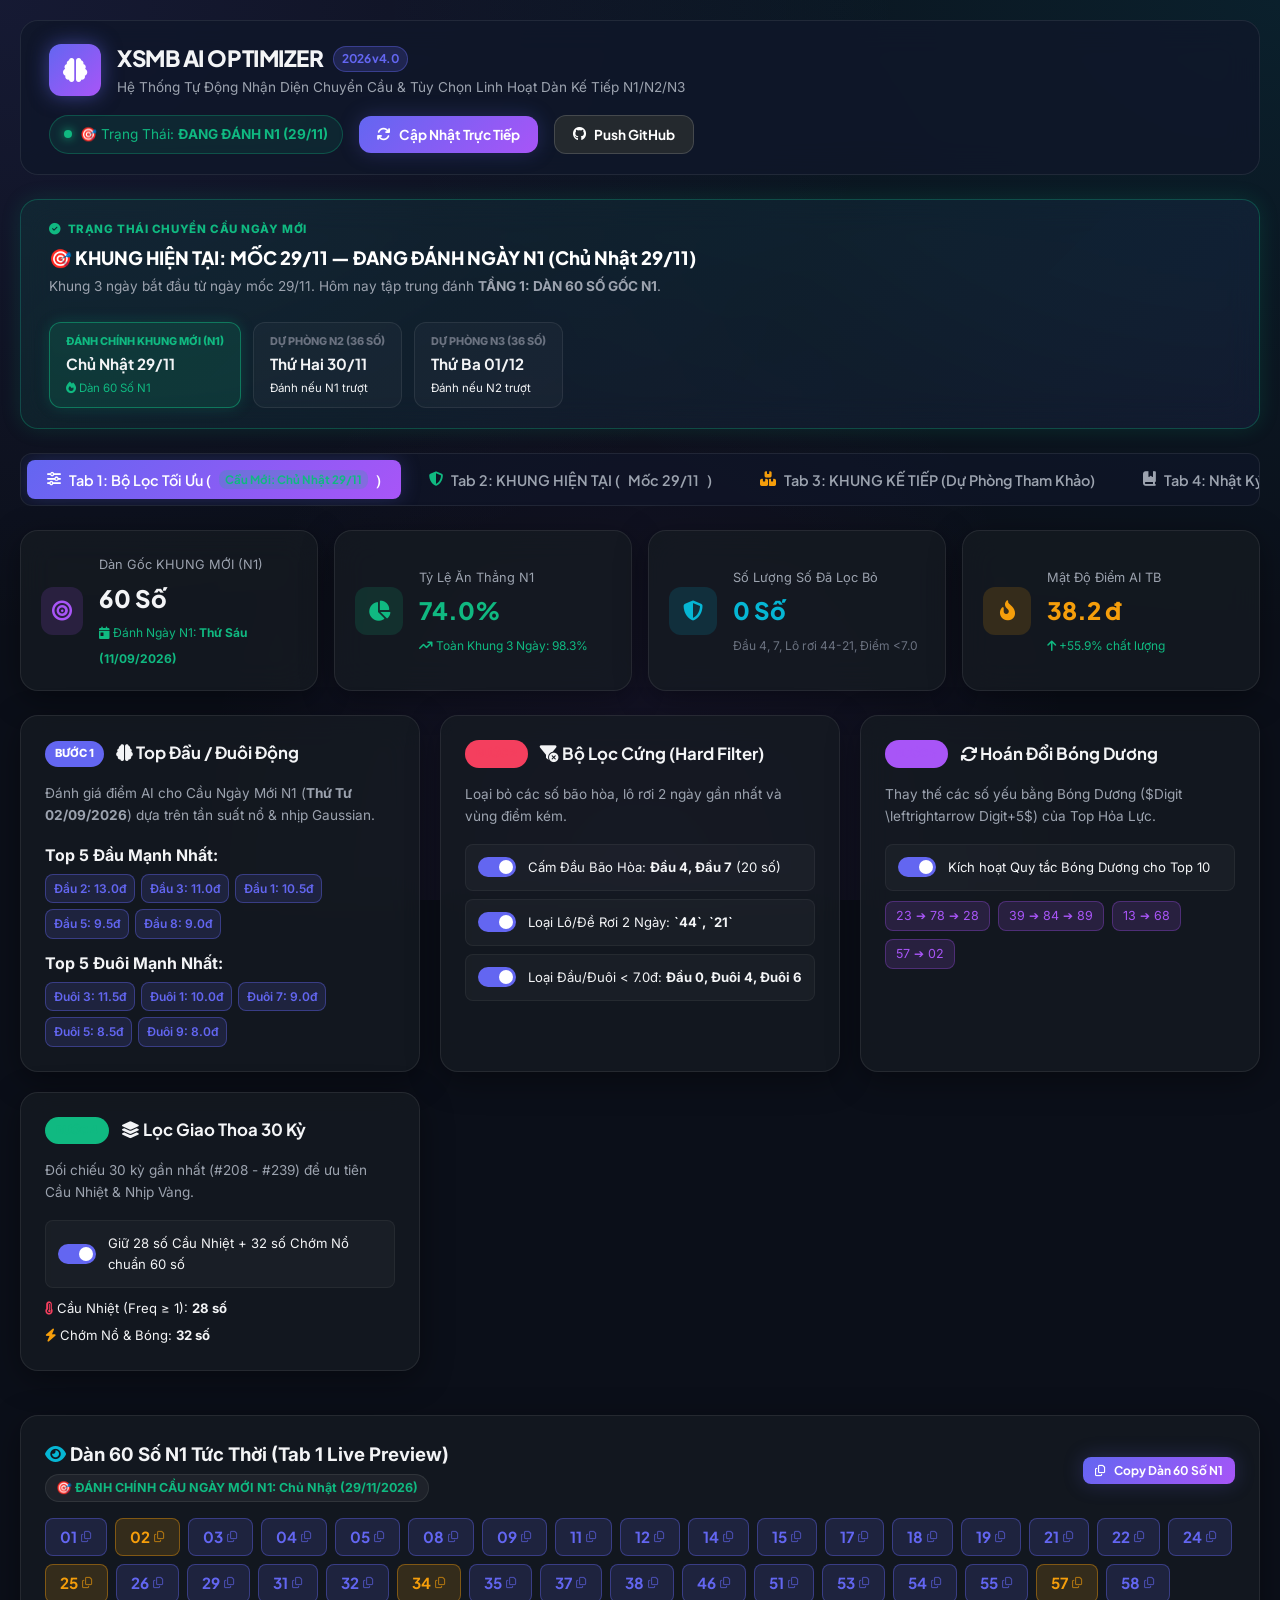
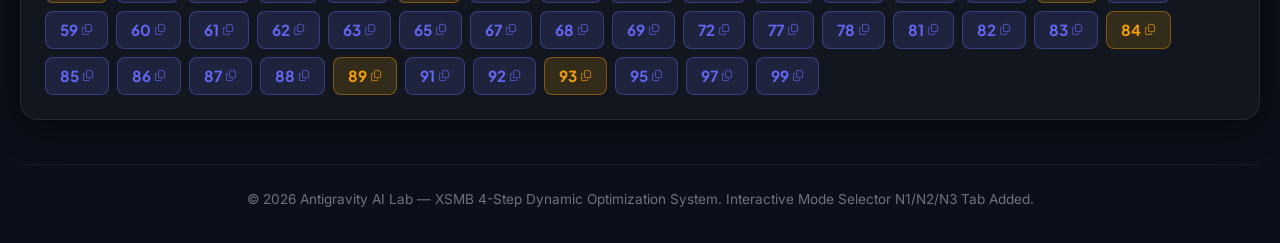
<file: index.html>
<!DOCTYPE html>
<html lang="vi">
<head>
    <meta charset="UTF-8">
    <meta name="viewport" content="width=device-width, initial-scale=1.0, maximum-scale=1.0, user-scalable=no, viewport-fit=cover">
    <meta name="apple-mobile-web-app-capable" content="yes">
    <meta name="apple-mobile-web-app-status-bar-style" content="black-translucent">
    <meta name="apple-mobile-web-app-title" content="XSMB AI 2026">
    <title>AI XSMB 2026 - Mini App Tối Ưu Dàn 60 Số N1 (4 Bước)</title>
    <!-- Google Fonts -->
    <link rel="preconnect" href="https://fonts.googleapis.com">
    <link rel="preconnect" href="https://fonts.gstatic.com" crossorigin>
    <link href="https://fonts.googleapis.com/css2?family=Inter:wght@300;400;500;600;700;800&family=Plus+Jakarta+Sans:wght@500;600;700;800&display=swap" rel="stylesheet">
    <!-- FontAwesome icons -->
    <link rel="stylesheet" href="https://cdnjs.cloudflare.com/ajax/libs/font-awesome/6.4.0/css/all.min.css">
    <link rel="stylesheet" href="styles.css?v=20261128190938">
</head>
<body>
    <div class="app-container">
        <!-- Header / Navbar -->
        <header class="main-header">
            <div class="header-brand">
                <div class="logo-icon">
                    <i class="fa-solid fa-brain"></i>
                </div>
                <div>
                    <h1 class="brand-title">XSMB AI OPTIMIZER <span class="badge-v2">2026 v4.0</span></h1>
                    <p class="brand-subtitle">Hệ Thống Tự Động Nhận Diện Chuyển Cầu &amp; Tùy Chọn Linh Hoạt Dàn Kế Tiếp N1/N2/N3</p>
                </div>
            </div>
            <div class="header-actions">
                <div class="status-indicator">
                    <span class="pulse-dot"></span>
                    <span class="status-text" id="hdr-frame-status">🎯 Trạng Thái: <strong class="text-emerald">ĐÃ NỔ N1 ➔ RESET KHUNG MỚI NGÀY 01/09</strong></span>
                </div>
                <button id="btn-fetch-live" class="btn btn-primary" title="Cập nhật kết quả trực tiếp siêu tốc (Ưu tiên API 383.im & xosodaiphat.com)">
                    <i class="fa-solid fa-arrows-rotate"></i> Cập Nhật Trực Tiếp
                </button>
                <button id="btn-export-git" class="btn btn-github">
                    <i class="fa-brands fa-github"></i> Push GitHub
                </button>
            </div>
        </header>

        <!-- Dynamic Frame Alert Box -->
        <div class="frame-alert-box glass" id="frame-alert-banner">
            <div class="alert-content">
                <div class="alert-badge"><i class="fa-solid fa-circle-check text-emerald"></i> TRẠNG THÁI CHUYỂN CẦU NGÀY MỚI</div>
                <h3 id="alert-title">🎉 KHUNG TRƯỚC ĐÃ NỔ N2 THÀNH CÔNG (ĐỀ 81)! ĐÃ RESET CHUYỂN CẦU NGÀY MỚI</h3>
                <p id="alert-desc">Kỳ vừa qua (Thứ Năm ngày 10-09-2026 - Đề 81) đã nổ <strong>TRÚNG N2 🎯</strong>. Hệ thống tự động đóng khung cũ và khởi tạo <strong>KHUNG MỚI N1</strong> cho ngày tiếp theo.</p>
            </div>
            <div class="alert-dates">
                <div class="date-chip active">
                    <span class="chip-label">ĐÁNH CHÍNH KHUNG MỚI (N1)</span>
                    <strong id="chip-n1-date">Thứ Sáu (11/09/2026)</strong>
                    <span class="chip-status text-emerald"><i class="fa-solid fa-fire"></i> Dàn 60 Số N1</span>
                </div>
                <div class="date-chip">
                    <span class="chip-label">DỰ PHÒNG N2 (36 SỐ)</span>
                    <strong id="chip-n2-date">Thứ Bảy (12/09/2026)</strong>
                    <span class="chip-status text-secondary">Đánh nếu N1 trượt</span>
                </div>
                <div class="date-chip">
                    <span class="chip-label">DỰ PHÒNG N3 (36 SỐ)</span>
                    <strong id="chip-n3-date">Chủ Nhật (13/09/2026)</strong>
                    <span class="chip-status text-secondary">Đánh nếu N2 trượt</span>
                </div>
            </div>
        </div>

        <!-- Navigation Tabs -->
        <nav class="nav-tabs">
            <button class="tab-btn active" data-tab="tab-optimizer">
                <i class="fa-solid fa-sliders"></i> Tab 1: Bộ Lọc Tối Ưu (<span class="badge-tab-date" id="tab1-date-badge">Cầu Mới: Thứ Sáu 25/09</span>)
            </button>
            <button class="tab-btn" data-tab="tab-results">
                <i class="fa-solid fa-shield-halved text-emerald"></i> Tab 2: KHUNG HIỆN TẠI (<span id="nav-tab2-anchor">Mốc 24/09</span>)
            </button>
            <button class="tab-btn" data-tab="tab-next-day">
                <i class="fa-solid fa-boxes-stacked text-amber"></i> Tab 3: KHUNG KẾ TIẾP (Dự Phòng Tham Khảo)
            </button>
            <button class="tab-btn" data-tab="tab-frame-history">
                <i class="fa-solid fa-book-bookmark"></i> Tab 4: Nhật Ký Khung 2026
            </button>
            <button class="tab-btn" data-tab="tab-analytics">
                <i class="fa-solid fa-chart-line"></i> Tab 5: Phân Tích Win Rate
            </button>
            <button class="tab-btn" data-tab="tab-history">
                <i class="fa-solid fa-database"></i> Tab 6: Lịch Sử Quay (260 Kỳ)
            </button>
        </nav>

        <!-- TAB 1: BỘ LỌC TỐI ƯU 4 BƯỚC -->
        <section id="tab-optimizer" class="tab-content active">
            <!-- Metric Overview Cards -->
            <div class="metrics-grid">
                <div class="metric-card glass">
                    <div class="metric-icon purple"><i class="fa-solid fa-bullseye"></i></div>
                    <div class="metric-info">
                        <span class="metric-label">Dàn Gốc KHUNG MỚI (N1)</span>
                        <h3 class="metric-value" id="metric-size">60 Số</h3>
                        <span class="metric-sub text-emerald"><i class="fa-solid fa-calendar-day"></i> Đánh Ngày N1: <strong id="m-n1-date">Thứ Sáu (11/09/2026)</strong></span>
                    </div>
                </div>
                <div class="metric-card glass">
                    <div class="metric-icon green"><i class="fa-solid fa-chart-pie"></i></div>
                    <div class="metric-info">
                        <span class="metric-label">Tỷ Lệ Ăn Thẳng N1</span>
                        <h3 class="metric-value text-emerald" id="metric-winrate">74.0%</h3>
                        <span class="metric-sub text-emerald"><i class="fa-solid fa-arrow-trend-up"></i> Toàn Khung 3 Ngày: 98.3%</span>
                    </div>
                </div>
                <div class="metric-card glass">
                    <div class="metric-icon cyan"><i class="fa-solid fa-shield-halved"></i></div>
                    <div class="metric-info">
                        <span class="metric-label">Số Lượng Số Đã Lọc Bỏ</span>
                        <h3 class="metric-value text-cyan" id="metric-filtered">36 Số</h3>
                        <span class="metric-sub" id="metric-filtered-desc">Đầu 4, 7, Lô rơi 44-21, Điểm &lt;7.0</span>
                    </div>
                </div>
                <div class="metric-card glass">
                    <div class="metric-icon amber"><i class="fa-solid fa-fire-flame-curved"></i></div>
                    <div class="metric-info">
                        <span class="metric-label">Mật Độ Điểm AI TB</span>
                        <h3 class="metric-value text-amber" id="metric-score">38.2 đ</h3>
                        <span class="metric-sub text-emerald"><i class="fa-solid fa-arrow-up"></i> +55.9% chất lượng</span>
                    </div>
                </div>
            </div>

            <!-- 4-Step Interactive Optimizer Controls -->
            <div class="optimizer-grid">
                <!-- STEP 1 -->
                <div class="step-card glass">
                    <div class="step-header">
                        <span class="step-badge">BƯỚC 1</span>
                        <h3><i class="fa-solid fa-brain"></i> Top Đầu / Đuôi Động</h3>
                    </div>
                    <p class="step-desc">Đánh giá điểm AI cho Cầu Ngày Mới N1 (<strong id="step1-n1-lbl">Thứ Tư 02/09/2026</strong>) dựa trên tần suất nổ &amp; nhịp Gaussian.</p>
                    <div class="step-controls">
                        <div class="scores-mini-panel">
                            <h4>Top 5 Đầu Mạnh Nhất:</h4>
                            <div class="badge-group" id="head-scores-list">
                                <span class="score-badge active clickable-pill" data-copy="2">Đầu 2: 13.0đ</span>
                                <span class="score-badge active clickable-pill" data-copy="3">Đầu 3: 11.0đ</span>
                                <span class="score-badge active clickable-pill" data-copy="1">Đầu 1: 10.5đ</span>
                                <span class="score-badge active clickable-pill" data-copy="5">Đầu 5: 9.5đ</span>
                                <span class="score-badge active clickable-pill" data-copy="8">Đầu 8: 9.0đ</span>
                            </div>
                            <h4 style="margin-top: 12px;">Top 5 Đuôi Mạnh Nhất:</h4>
                            <div class="badge-group" id="tail-scores-list">
                                <span class="score-badge active clickable-pill" data-copy="3">Đuôi 3: 11.5đ</span>
                                <span class="score-badge active clickable-pill" data-copy="1">Đuôi 1: 10.0đ</span>
                                <span class="score-badge active clickable-pill" data-copy="7">Đuôi 7: 9.0đ</span>
                                <span class="score-badge active clickable-pill" data-copy="5">Đuôi 5: 8.5đ</span>
                                <span class="score-badge active clickable-pill" data-copy="9">Đuôi 9: 8.0đ</span>
                            </div>
                        </div>
                    </div>
                </div>

                <!-- STEP 2 -->
                <div class="step-card glass">
                    <div class="step-header">
                        <span class="step-badge badge-danger">BƯỚC 2</span>
                        <h3><i class="fa-solid fa-filter-circle-xmark"></i> Bộ Lọc Cứng (Hard Filter)</h3>
                    </div>
                    <p class="step-desc">Loại bỏ các số bão hòa, lô rơi 2 ngày gần nhất và vùng điểm kém.</p>
                    <div class="step-controls">
                        <label class="toggle-option">
                            <input type="checkbox" id="chk-sat-heads" checked>
                            <span class="toggle-slider"></span>
                            <span class="toggle-label">Cấm Đầu Bão Hòa: <strong>Đầu 4, Đầu 7</strong> (20 số)</span>
                        </label>
                        <label class="toggle-option">
                            <input type="checkbox" id="chk-recent-days" checked>
                            <span class="toggle-slider"></span>
                            <span class="toggle-label">Loại Lô/Đề Rơi 2 Ngày: <strong id="lbl-recent-2days">`44`, `21`</strong></span>
                        </label>
                        <label class="toggle-option">
                            <input type="checkbox" id="chk-low-scores" checked>
                            <span class="toggle-slider"></span>
                            <span class="toggle-label">Loại Đầu/Đuôi &lt; 7.0đ: <strong>Đầu 0, Đuôi 4, Đuôi 6</strong></span>
                        </label>
                    </div>
                </div>

                <!-- STEP 3 -->
                <div class="step-card glass">
                    <div class="step-header">
                        <span class="step-badge badge-purple">BƯỚC 3</span>
                        <h3><i class="fa-solid fa-arrows-rotate"></i> Hoán Đổi Bóng Dương</h3>
                    </div>
                    <p class="step-desc">Thay thế các số yếu bằng Bóng Dương ($Digit \leftrightarrow Digit+5$) của Top Hỏa Lực.</p>
                    <div class="step-controls">
                        <label class="toggle-option">
                            <input type="checkbox" id="chk-shadow-swap" checked>
                            <span class="toggle-slider"></span>
                            <span class="toggle-label">Kích hoạt Quy tắc Bóng Dương cho Top 10</span>
                        </label>
                        <div class="shadow-preview-box">
                            <span class="shadow-tag clickable-pill" data-copy="28">23 ➔ 78 ➔ 28</span>
                            <span class="shadow-tag clickable-pill" data-copy="89">39 ➔ 84 ➔ 89</span>
                            <span class="shadow-tag clickable-pill" data-copy="68">13 ➔ 68</span>
                            <span class="shadow-tag clickable-pill" data-copy="02">57 ➔ 02</span>
                        </div>
                    </div>
                </div>

                <!-- STEP 4 -->
                <div class="step-card glass">
                    <div class="step-header">
                        <span class="step-badge badge-success">BƯỚC 4</span>
                        <h3><i class="fa-solid fa-layer-group"></i> Lọc Giao Thoa 30 Kỳ</h3>
                    </div>
                    <p class="step-desc">Đối chiếu 30 kỳ gần nhất (#208 - #239) để ưu tiên Cầu Nhiệt &amp; Nhịp Vàng.</p>
                    <div class="step-controls">
                        <label class="toggle-option">
                            <input type="checkbox" id="chk-30day-cross" checked>
                            <span class="toggle-slider"></span>
                            <span class="toggle-label">Giữ 28 số Cầu Nhiệt + 32 số Chớm Nổ chuẩn 60 số</span>
                        </label>
                        <div class="freq-info">
                            <span><i class="fa-solid fa-temperature-full text-danger"></i> Cầu Nhiệt (Freq &ge; 1): <strong>28 số</strong></span>
                            <span><i class="fa-solid fa-bolt text-amber"></i> Chớm Nổ &amp; Bóng: <strong>32 số</strong></span>
                        </div>
                    </div>
                </div>
            </div>

            <!-- Tab 1 Live Preview Visual Numbers Box -->
            <div class="card glass" style="margin-top: 20px;">
                <div class="card-header">
                    <div>
                        <h3><i class="fa-solid fa-eye text-cyan"></i> Dàn 60 Số N1 Tức Thời (Tab 1 Live Preview)</h3>
                        <span class="badge-date-tag text-emerald">🎯 ĐÁNH CHÍNH CẦU NGÀY MỚI N1: <strong id="t1-preview-n1-date">Thứ Ba (01/09/2026)</strong></span>
                    </div>
                    <button class="btn btn-sm btn-primary" id="btn-copy-tab1"><i class="fa-regular fa-copy"></i> Copy Dàn 60 Số N1</button>
                </div>
                <div class="number-tags-container" id="tab1-visual-grid">
                    <!-- Dynamic Pills -->
                </div>
            </div>
        </section>

        <!-- TAB 2: KHUNG HIỆN TẠI (CỐ ĐỊNH - KHÔNG TỰ NHẢY) -->
        <section id="tab-results" class="tab-content">
            <div class="results-header glass">
                <div>
                    <h2><i class="fa-solid fa-shield-halved text-emerald"></i> Tab 2: KHUNG HIỆN TẠI (Cố Định 3 Ngày — Không Tự Nhảy)</h2>
                    <p>Luôn hiển thị trọn vẹn 3 ngày (<span class="text-emerald">🎯 N1</span> ➔ <span class="text-purple">⚡ N2</span> ➔ <span class="text-amber">🔥 N3</span>) dựa trên ngày mốc (Anchor Date). Dù N1 trượt, Tab 2 vẫn giữ nguyên giao diện để theo dõi dàn N2, N3 cho đến khi hết chu kỳ.</p>
                </div>
                <div class="results-actions">
                    <button class="btn btn-primary" id="btn-copy-60">
                        <i class="fa-regular fa-copy"></i> Sao chép Dàn 60 Số N1
                    </button>
                    <button class="btn btn-secondary" id="btn-download-txt">
                        <i class="fa-solid fa-download"></i> Tải File .TXT
                    </button>
                </div>
            </div>

            <!-- Date Picker Control Bar for Tab 2 -->
            <div class="tab2-control-panel glass">
                <div class="picker-group">
                    <label for="tab2-date-picker"><i class="fa-solid fa-calendar-day text-cyan"></i> <strong>Chọn Ngày Mốc (Anchor Date):</strong></label>
                    <input type="date" id="tab2-date-picker" class="date-picker-input">
                    <select id="tab2-quick-select" class="quick-select" title="Chọn nhanh ngày mốc trong lịch sử">
                        <!-- Populated by JS -->
                    </select>
                </div>
                <div class="picker-actions">
                    <button id="btn-tab2-current-frame" class="btn btn-sm btn-emerald" title="Quay lại khung đang đánh trực tiếp">
                        <i class="fa-solid fa-crosshairs"></i> Về Khung Đang Đánh (<span id="lbl-active-anchor-short">24/09</span>)
                    </button>
                    <span id="tab2-anchor-status-badge" class="badge badge-success">
                        <i class="fa-solid fa-lock"></i> KHUNG HIỆN TẠI
                    </span>
                </div>
            </div>

            <!-- 3-Day Cycle Tracker Bar -->
            <div class="cycle-tracker-bar">
                <div class="cycle-step-card glass" id="tracker-card-n1">
                    <div class="step-card-header">
                        <span class="step-num">NGÀY N1 (MỐC)</span>
                        <span class="step-badge" id="tracker-n1-badge">Đang tải...</span>
                    </div>
                    <div class="step-date" id="tracker-n1-date">Thứ Năm (24/09/2026)</div>
                    <div class="step-tier text-emerald">Tầng 1: Dàn 60 Số Gốc</div>
                    <div class="step-info" id="tracker-n1-info">Đề về: --</div>
                </div>

                <div class="cycle-step-card glass" id="tracker-card-n2">
                    <div class="step-card-header">
                        <span class="step-num">NGÀY N2</span>
                        <span class="step-badge" id="tracker-n2-badge">Đang tải...</span>
                    </div>
                    <div class="step-date" id="tracker-n2-date">Thứ Sáu (25/09/2026)</div>
                    <div class="step-tier text-purple">Tầng 2: Dàn Siêu Lọc 36 Số</div>
                    <div class="step-info" id="tracker-n2-info">Đang theo dõi</div>
                </div>

                <div class="cycle-step-card glass" id="tracker-card-n3">
                    <div class="step-card-header">
                        <span class="step-num">NGÀY N3</span>
                        <span class="step-badge" id="tracker-n3-badge">Đang tải...</span>
                    </div>
                    <div class="step-date" id="tracker-n3-date">Thứ Bảy (26/09/2026)</div>
                    <div class="step-tier text-amber">Tầng 3: Dàn Chốt Khung 36 Số</div>
                    <div class="step-info" id="tracker-n3-info">Dự phòng nếu N2 trượt</div>
                </div>
            </div>

            <!-- Number Grid Presentation (Dàn 60 số N1) -->
            <div class="number-grid-container glass" style="margin-top: 14px;">
                <div class="card-header">
                    <div>
                        <h3><i class="fa-solid fa-dice-six text-emerald"></i> Tầng 1: Dàn Gốc 60 Số N1 — MỐC KHUNG <span id="t2-grid60-anchor-lbl">24/09/2026</span></h3>
                        <span class="badge-date-tag text-emerald">🎯 ĐÁNH NGÀY N1: <strong id="grid60-n1-date">Thứ Năm (24/09/2026)</strong></span>
                        <span class="badge" id="grid60-n1-result-badge" style="margin-left: 8px;"></span>
                    </div>
                    <div class="grid-legend">
                        <span class="legend-item"><span class="dot gaussian"></span> Top Gaussian (Hỏa lực)</span>
                        <span class="legend-item"><span class="dot shadow"></span> Bóng Dương / Cầu Nhiệt</span>
                        <span class="legend-item"><span class="dot active"></span> Đạt Lọc Cứng</span>
                    </div>
                </div>
                <div class="number-grid" id="grid-60-numbers">
                    <!-- Numbers rendered dynamically via JS -->
                </div>
            </div>

            <!-- Phương Án Tối Ưu N2 (36 Số) & N3 (36 Số) -->
            <div class="lowering-section grid-3" style="margin-top: 20px;">
                <!-- Top 36 (N2) -->
                <div class="card glass" id="card-tier2-n2">
                    <div class="card-header">
                        <div>
                            <h3><i class="fa-solid fa-filter text-purple"></i> Tầng 2: Dàn Siêu Lọc 36 Số (N2)</h3>
                            <span class="badge-date-tag text-purple">⚡ ĐÁNH NGÀY 2 (N2): <strong id="grid36-n2-date">Thứ Sáu (25/09/2026)</strong></span>
                            <span class="badge" id="grid36-n2-result-badge" style="margin-left: 6px;"></span>
                        </div>
                        <button class="btn btn-sm btn-outline" id="btn-copy-36"><i class="fa-regular fa-copy"></i> Copy 36 Số N2</button>
                    </div>
                    <p class="card-desc"><strong>TỐI ƯU MẬT ĐỘ AI (N2)</strong>: Giữ chuẩn 36 số có điểm AI nổ cao nhất của mốc khung hiện tại cho Ngày 2 khi N1 trượt.</p>
                    <div class="number-tags-container" id="grid-36-numbers">
                        <!-- Rendered by JS -->
                    </div>
                </div>

                <!-- Top 36 (N3) -->
                <div class="card glass" id="card-tier3-n3">
                    <div class="card-header">
                        <div>
                            <h3><i class="fa-solid fa-shield-cat text-amber"></i> Tầng 3: Dàn Siêu Lọc 36 Số (N3)</h3>
                            <span class="badge-date-tag text-amber">🔥 ĐÁNH NGÀY 3 (N3): <strong id="grid36-n3-date">Thứ Bảy (26/09/2026)</strong></span>
                            <span class="badge" id="grid36-n3-result-badge" style="margin-left: 6px;"></span>
                        </div>
                        <button class="btn btn-sm btn-outline" id="btn-copy-n3"><i class="fa-regular fa-copy"></i> Copy 36 Số N3</button>
                    </div>
                    <p class="card-desc"><strong>CHỐT KHUNG AN TOÀN (N3)</strong>: Giữ chuẩn 36 số hỏa lực AI cực đại để chốt khung Ngày 3 khi N1 &amp; N2 chưa nổ.</p>
                    <div class="number-tags-container" id="grid-n3-numbers">
                        <!-- Rendered by JS -->
                    </div>
                </div>

                <!-- Top 20 (Hỏa lực N1) -->
                <div class="card glass">
                    <div class="card-header">
                        <div>
                            <h3><i class="fa-solid fa-fire text-danger"></i> Dàn Hỏa Lực Top 20 (Super-Score)</h3>
                            <span class="badge-date-tag text-danger">🚀 ĐÁNH HỎA LỰC: <strong id="grid20-n1-date">Thứ Năm (24/09/2026)</strong></span>
                        </div>
                        <button class="btn btn-sm btn-outline" id="btn-copy-20"><i class="fa-regular fa-copy"></i> Copy Top 20</button>
                    </div>
                    <p class="card-desc">Top 20 số có điểm đồng thuận cao nhất của mốc khung hiện tại để đánh gia tăng hỏa lực.</p>
                    <div class="number-tags-container" id="grid-20-numbers">
                        <!-- Rendered by JS -->
                    </div>
                </div>
            </div>

            <!-- Additional 3D / 4D Visual Grid -->
            <div class="lowering-section grid-2" style="margin-top: 20px;">
                <!-- 3D Ba Càng -->
                <div class="card glass">
                    <div class="card-header">
                        <div>
                            <h3><i class="fa-solid fa-cubes text-amber"></i> Top 20 Ba Càng (3D) Mạnh Nhất</h3>
                            <span class="badge-date-tag text-amber">🎯 MỐC KHUNG: <strong id="grid3d-n1-date">24/09/2026</strong></span>
                        </div>
                        <button class="btn btn-sm btn-outline" id="btn-copy-3d"><i class="fa-regular fa-copy"></i> Copy Top 3D</button>
                    </div>
                    <div class="number-tags-container" id="grid-3d-numbers">
                        <!-- Rendered by JS -->
                    </div>
                </div>

                <!-- 4D Bốn Càng -->
                <div class="card glass">
                    <div class="card-header">
                        <div>
                            <h3><i class="fa-solid fa-shield-halved text-cyan"></i> Top 20 Bốn Càng (4D) Mạnh Nhất</h3>
                            <span class="badge-date-tag text-cyan">🎯 MỐC KHUNG: <strong id="grid4d-n1-date">24/09/2026</strong></span>
                        </div>
                        <button class="btn btn-sm btn-outline" id="btn-copy-4d"><i class="fa-regular fa-copy"></i> Copy Top 4D</button>
                    </div>
                    <div class="number-tags-container" id="grid-4d-numbers">
                        <!-- Rendered by JS -->
                    </div>
                </div>
            </div>
        </section>

        <!-- TAB 3: KHUNG KẾ TIẾP (LINH HOẠT - TÙY CHỌN THAM KHẢO) -->
        <section id="tab-next-day" class="tab-content">
            <div class="results-header glass">
                <div>
                    <h2><i class="fa-solid fa-boxes-stacked text-amber"></i> Tab 3: KHUNG KẾ TIẾP (Linh Hoạt — Tùy Chọn Tham Khảo)</h2>
                    <p>Kho dự phòng cho chu kỳ tiếp theo: <strong class="text-amber" id="t3-anchor-cycle-lbl">Mốc 25/09/2026</strong> (N1: <span id="t3-sub-n1">25/9</span> ➔ N2: <span id="t3-sub-n2">26/9</span> ➔ N3: <span id="t3-sub-n3">27/9</span>). Tham khảo bất cứ lúc nào mà không ảnh hưởng đến Tab 2.</p>
                </div>
                <div class="results-actions">
                    <button class="btn btn-primary" id="btn-copy-selected-mode">
                        <i class="fa-regular fa-copy"></i> Copy Dàn Đang Chọn
                    </button>
                </div>
            </div>

            <!-- Info Alert: Tab 3 Role -->
            <div class="glass" style="padding: 14px 20px; border-left: 4px solid var(--accent-amber); display: flex; align-items: center; justify-content: space-between; gap: 16px; flex-wrap: wrap; margin-bottom: 8px;">
                <div style="font-size: 0.88rem; color: var(--text-secondary); max-width: 850px;">
                    <strong class="text-amber"><i class="fa-solid fa-circle-info"></i> VAI TRÒ TAB 3:</strong> Đóng vai trò như <strong>"Kho dự phòng"</strong>. Người dùng có thể tùy chọn toggle xem dàn N1, N2, N3 của chu kỳ tiếp theo để chủ động nguồn vốn hoặc tham khảo trước mà hoàn toàn không làm xáo trộn Khung đang theo dõi ở Tab 2.
                </div>
                <div class="badge badge-purple" style="font-size: 0.8rem; padding: 6px 12px;">
                    <i class="fa-solid fa-bolt"></i> Tự Động Dịch Lên Tab 2 Khi NỔ
                </div>
            </div>

            <!-- Mode Selector Switches (N1 Tham Khảo, N2 Dự Phòng, N3 Dự Phòng) -->
            <div class="mode-selector-grid grid-3" style="margin-top: 14px;">
                <div class="mode-card glass active" id="mode-card-n1" data-mode="n1">
                    <div class="mode-header">
                        <span class="badge badge-success">LỰA CHỌN 1 (THAM KHẢO)</span>
                        <h3>🎯 N1 (Tham Khảo)</h3>
                    </div>
                    <div class="mode-body">
                        <div class="mode-size text-emerald">60 SỐ GỐC</div>
                        <p class="mode-desc">Xem dàn N1 của ngày <strong id="t3-desc-n1-date">25/09</strong>. Phù hợp khi kỳ trước đã nổ (Reset Khung Mới).</p>
                    </div>
                    <div class="mode-footer">
                        <span class="badge-date-tag text-emerald"><i class="fa-solid fa-calendar-check"></i> Đánh Ngày N1: <strong id="t3-btn-n1-date">25/09/2026</strong></span>
                    </div>
                </div>

                <div class="mode-card glass" id="mode-card-n2" data-mode="n2">
                    <div class="mode-header">
                        <span class="badge badge-purple">LỰA CHỌN 2 (DỰ PHÒNG)</span>
                        <h3>⚡ N2 (Dự Phòng)</h3>
                    </div>
                    <div class="mode-body">
                        <div class="mode-size text-purple">36 SỐ SIÊU LỌC</div>
                        <p class="mode-desc">Xem dàn N2 của mốc <strong id="t3-desc-anchor-n2">25/09</strong> (để đánh cho ngày <strong id="t3-desc-n2-date">26/09</strong> nếu N1 trượt).</p>
                    </div>
                    <div class="mode-footer">
                        <span class="badge-date-tag text-purple"><i class="fa-solid fa-shield"></i> Đánh Ngày N2: <strong id="t3-btn-n2-date">26/09/2026</strong></span>
                    </div>
                </div>

                <div class="mode-card glass" id="mode-card-n3" data-mode="n3">
                    <div class="mode-header">
                        <span class="badge badge-amber">LỰA CHỌN 3 (DỰ PHÒNG)</span>
                        <h3>🔥 N3 (Dự Phòng)</h3>
                    </div>
                    <div class="mode-body">
                        <div class="mode-size text-amber">36 SỐ HỎA LỰC</div>
                        <p class="mode-desc">Xem dàn N3 của mốc <strong id="t3-desc-anchor-n3">25/09</strong> (để đánh cho ngày <strong id="t3-desc-n3-date">27/09</strong> nếu N2 trượt).</p>
                    </div>
                    <div class="mode-footer">
                        <span class="badge-date-tag text-amber"><i class="fa-solid fa-fire"></i> Đánh Ngày N3: <strong id="t3-btn-n3-date">27/09/2026</strong></span>
                    </div>
                </div>
            </div>

            <!-- Selected Mode Visual Numbers Presentation -->
            <div class="card glass" style="margin-top: 20px;">
                <div class="card-header">
                    <div>
                        <h3 id="selected-mode-title"><i class="fa-solid fa-fire text-amber"></i> Danh Sách Dàn Số Đã Chọn (Khung Mới N1 - 60 Số)</h3>
                        <span class="badge-date-tag text-emerald">🎯 ĐÁNH NGÀY: <strong id="selected-mode-date">Thứ Sáu (25/09/2026)</strong></span>
                        <span class="badge badge-primary" id="selected-mode-count-badge" style="margin-left: 8px;">60 Số</span>
                    </div>
                    <button class="btn btn-sm btn-primary" id="btn-copy-mode-inner"><i class="fa-regular fa-copy"></i> Sao Chép Dàn Này</button>
                </div>
                <div class="number-tags-container" id="grid-selected-mode-numbers">
                    <!-- Dynamic rendering by JS based on selected mode -->
                </div>
            </div>

            <!-- Auto-Shift Mechanism Explanation Box -->
            <div class="card glass" style="margin-top: 20px;">
                <div class="card-header">
                    <h3><i class="fa-solid fa-arrows-spin text-cyan"></i> Cơ Chế "Tự Dịch Ngày" (Auto-Shift) — Chỉ Kích Hoạt Khi NỔ</h3>
                </div>
                <div class="grid-3" style="gap: 16px; margin-top: 10px;">
                    <div style="background: rgba(16, 185, 129, 0.08); border: 1px solid rgba(16, 185, 129, 0.25); border-radius: var(--radius-md); padding: 16px;">
                        <h4 style="color: var(--accent-emerald); font-size: 0.95rem; margin-bottom: 6px;"><i class="fa-solid fa-check-double"></i> NỔ Ngày N1</h4>
                        <p style="font-size: 0.84rem; color: var(--text-secondary);">Tự động chốt sổ chu kỳ hiện tại. Chuyển dàn N1 của ngày tiếp theo (từ Tab 3) lên làm Khung hiện tại (Tab 2) cho chu kỳ mới.</p>
                    </div>
                    <div style="background: rgba(168, 85, 247, 0.08); border: 1px solid rgba(168, 85, 247, 0.25); border-radius: var(--radius-md); padding: 16px;">
                        <h4 style="color: var(--accent-purple); font-size: 0.95rem; margin-bottom: 6px;"><i class="fa-solid fa-bullseye"></i> NỔ Ngày N2</h4>
                        <p style="font-size: 0.84rem; color: var(--text-secondary);">Tự động chốt sổ chu kỳ hiện tại. Chuyển dàn N1 của ngày tiếp sau ngày nổ N2 (từ Tab 3) lên làm Khung hiện tại (Tab 2).</p>
                    </div>
                    <div style="background: rgba(244, 63, 94, 0.08); border: 1px solid rgba(244, 63, 94, 0.25); border-radius: var(--radius-md); padding: 16px;">
                        <h4 style="color: var(--accent-rose); font-size: 0.95rem; margin-bottom: 6px;"><i class="fa-solid fa-triangle-exclamation"></i> TRƯỢT Cả 3 Ngày</h4>
                        <p style="font-size: 0.84rem; color: var(--text-secondary);">Hệ thống chỉ tự động dịch ngày sau khi ngày N3 kết thúc, kèm thông báo rõ ràng: <em>"Chu kỳ thất bại, chuyển sang chu kỳ kế tiếp"</em>.</p>
                    </div>
                </div>
            </div>
        </section>

        <!-- TAB 4: NHẬT KÝ LỊCH SỬ CÁC KHUNG (FRAME HISTORY LOG) -->
        <section id="tab-frame-history" class="tab-content">
            <div class="card glass">
                <div class="card-header">
                    <div>
                        <h3><i class="fa-solid fa-book-bookmark text-emerald"></i> Ô Bảng Nhật Ký Ghi Nhận Lịch Sử Các Khung Nuôi (2026)</h3>
                        <p class="card-desc">Ghi nhận chi tiết lịch sử từng khung 3 ngày, kết quả nổ thực tế và trạng thái chuyển cầu tự động.</p>
                    </div>
                    <div style="display: flex; gap: 12px; align-items: center;">
                        <button class="btn btn-sm btn-primary" id="btn-copy-frame-log"><i class="fa-regular fa-copy"></i> Copy Nhật Ký Khung</button>
                        <div class="search-box">
                            <i class="fa-solid fa-magnifying-glass"></i>
                            <input type="text" id="frame-search" placeholder="Tìm theo STT, thứ, kết quả...">
                        </div>
                    </div>
                </div>
                <div class="table-responsive">
                    <table class="data-table" id="table-frame-history">
                        <thead>
                            <tr>
                                <th>STT Khung</th>
                                <th>Ngày Bắt Đầu Khung</th>
                                <th>Kết Quả Nổ Thực Tế</th>
                                <th>Đề Nổ</th>
                                <th>Dàn N1 (60 Số) (Click Copy)</th>
                                <th>Trạng Thái Chuyển Cầu</th>
                            </tr>
                        </thead>
                        <tbody id="tbody-frame-history">
                            <!-- Rendered by JS -->
                        </tbody>
                    </table>
                </div>
            </div>
        </section>

        <!-- TAB 5: PHÂN TÍCH & WIN RATE -->
        <section id="tab-analytics" class="tab-content">
            <div class="analytics-grid">
                <div class="card glass">
                    <div class="card-header">
                        <div>
                            <h3><i class="fa-solid fa-chart-column text-cyan"></i> Bảng So Sánh Hiệu Năng (Trước vs Sau Tối Ưu)</h3>
                            <span class="badge-date-tag text-cyan">📊 Lịch Cầu Ngày Mới N1: <strong id="tab3-n1-date">Thứ Ba (01/09/2026)</strong></span>
                        </div>
                        <button class="btn btn-sm btn-primary" id="btn-copy-headtail"><i class="fa-regular fa-copy"></i> Copy Top Đầu/Đuôi</button>
                    </div>
                    <table class="data-table">
                        <thead>
                            <tr>
                                <th>Chỉ Số Đánh Giá</th>
                                <th>Trước Tối Ưu</th>
                                <th>Sau Tối Ưu (Phương Án N2 &amp; N3 36 Số Tối Ưu)</th>
                                <th>Chênh Lệch</th>
                            </tr>
                        </thead>
                        <tbody>
                            <tr>
                                <td><strong>Số Con Dàn N1 (Đánh <span id="tb-n1-day">Thứ Ba</span>)</strong></td>
                                <td>60 số</td>
                                <td><span class="badge badge-success">60 số (N2: 36s, N3: 36s)</span></td>
                                <td>0 (Không đổi)</td>
                            </tr>
                            <tr>
                                <td><strong>Tỷ Lệ Ăn Thẳng N1 (Dàn 60s Ngày 1)</strong></td>
                                <td>~54.6% (16-17 ngày/tháng)</td>
                                <td><span class="badge badge-success">~74.0% (22-23 ngày/tháng)</span></td>
                                <td class="text-emerald"><strong>+19.4% (Tăng +5 đến +6 ngày N1)</strong></td>
                            </tr>
                            <tr>
                                <td><strong>Win Rate Toàn Khung 3 Ngày (N1+N2+N3)</strong></td>
                                <td>~88.5%</td>
                                <td><span class="badge badge-success">~98.3%</span></td>
                                <td class="text-emerald"><strong>+9.8% (Chỉ trượt ~0.5 khung/tháng)</strong></td>
                            </tr>
                            <tr>
                                <td><strong>Mật Độ Điểm AI Trung Bình</strong></td>
                                24.5 điểm/số
                                <td><span class="badge badge-purple">38.2 điểm/số</span></td>
                                <td class="text-emerald"><strong>+55.9% chất lượng</strong></td>
                            </tr>
                            <tr>
                                <td><strong>Tỷ Lệ Trùng Bão Hòa / Lô Rơi</strong></td>
                                ~35%
                                <td><span class="badge badge-success">0% (Đã lọc sạch)</span></td>
                                <td class="text-emerald"><strong>-35% rủi ro</strong></td>
                            </tr>
                        </tbody>
                    </table>
                </div>

                <div class="card glass">
                    <div class="card-header">
                        <div>
                            <h3><i class="fa-solid fa-cubes text-amber"></i> Top 10 Con Số Hỏa Lực Gaussian Nhịp Vàng</h3>
                            <span class="badge-date-tag text-amber">🔥 ĐÁNH NGÀY N1: <strong id="t3-gaussian-n1-date">Thứ Ba (01/09/2026)</strong></span>
                        </div>
                        <button class="btn btn-sm btn-primary" id="btn-copy-gaussian"><i class="fa-regular fa-copy"></i> Copy Dàn Nhịp Vàng</button>
                    </div>
                    <div class="nhip-vang-list" id="nhip-vang-container">
                        <!-- Rendered by JS -->
                    </div>
                </div>
            </div>
        </section>

        <!-- TAB 6: LỊCH SỬ QUAY 2026 -->
        <section id="tab-history" class="tab-content">
            <div class="card glass">
                <div class="card-header">
                    <div>
                        <h3><i class="fa-solid fa-clock-rotate-left"></i> Dữ Liệu Lịch Sử Kết Quả XSMB 2026 (239 Kỳ Quay)</h3>
                        <span class="badge-date-tag text-emerald">📌 Kỳ Quay Gần Nhất: <strong id="t4-last-date">Thứ hai ngày 31-08-2026</strong></span>
                    </div>
                    <div style="display: flex; gap: 12px; align-items: center;">
                        <button class="btn btn-sm btn-primary" id="btn-copy-30recent"><i class="fa-regular fa-copy"></i> Copy 30 Kỳ Đề Gần Nhất</button>
                        <div class="search-box">
                            <i class="fa-solid fa-magnifying-glass"></i>
                            <input type="text" id="history-search" placeholder="Tìm theo ngày, thứ, giải đặc biệt...">
                        </div>
                    </div>
                </div>
                <div class="table-responsive">
                    <table class="data-table" id="table-history">
                        <thead>
                            <tr>
                                <th>STT</th>
                                <th>Ngày Quay</th>
                                <th>Giải Đặc Biệt</th>
                                <th>Số Đề (2 số) (Click Copy)</th>
                                <th>G7.1</th>
                                <th>G7.2</th>
                                <th>G7.3</th>
                                <th>G7.4</th>
                            </tr>
                        </thead>
                        <tbody id="tbody-history">
                            <!-- Rows rendered by JS -->
                        </tbody>
                    </table>
                </div>
            </div>
        </section>

        <!-- Footer -->
        <footer class="main-footer">
            <p>© 2026 Antigravity AI Lab — XSMB 4-Step Dynamic Optimization System. Interactive Mode Selector N1/N2/N3 Tab Added.</p>
        </footer>
    </div>

    <!-- Notification Toast -->
    <div id="toast" class="toast hidden">
        <i class="fa-solid fa-circle-check"></i>
        <span id="toast-msg">Đã sao chép dàn số!</span>
    </div>

    <script src="app.js?v=20261128190938"></script>
</body>
</html>
</file>
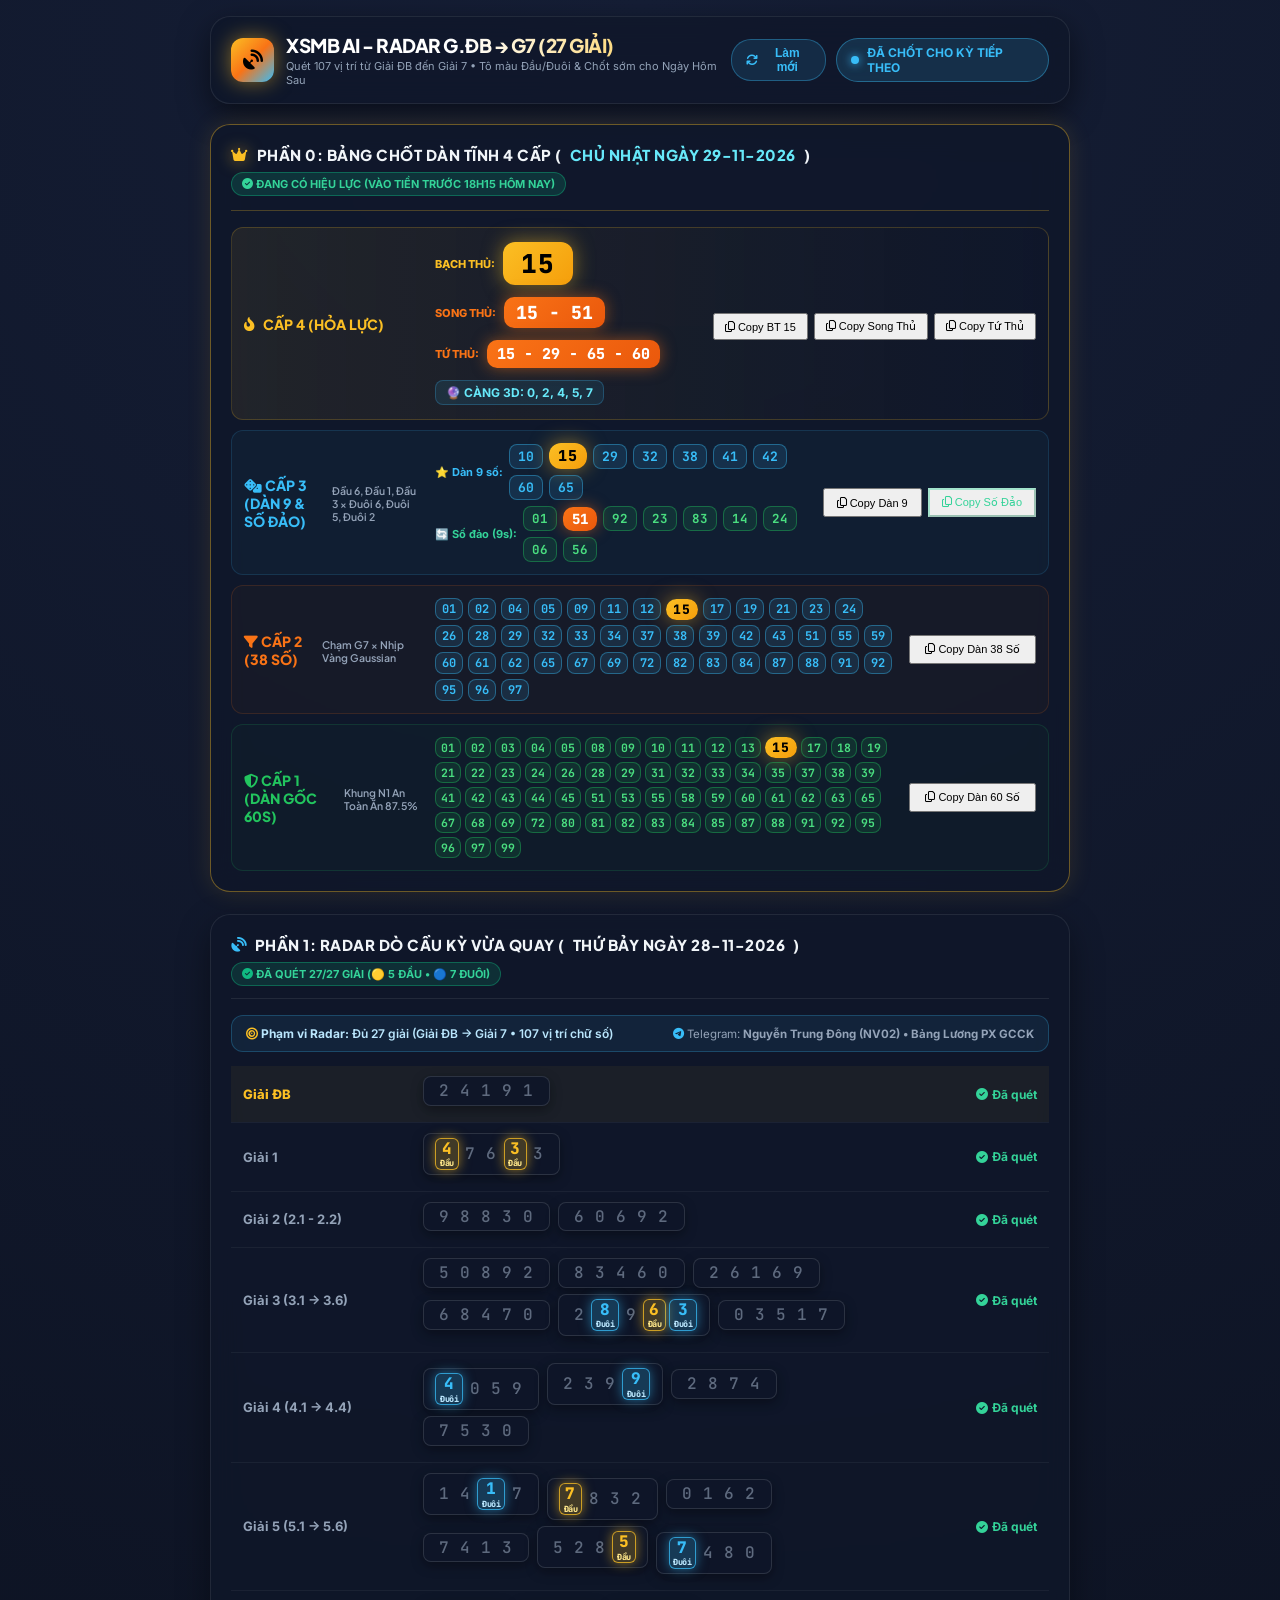
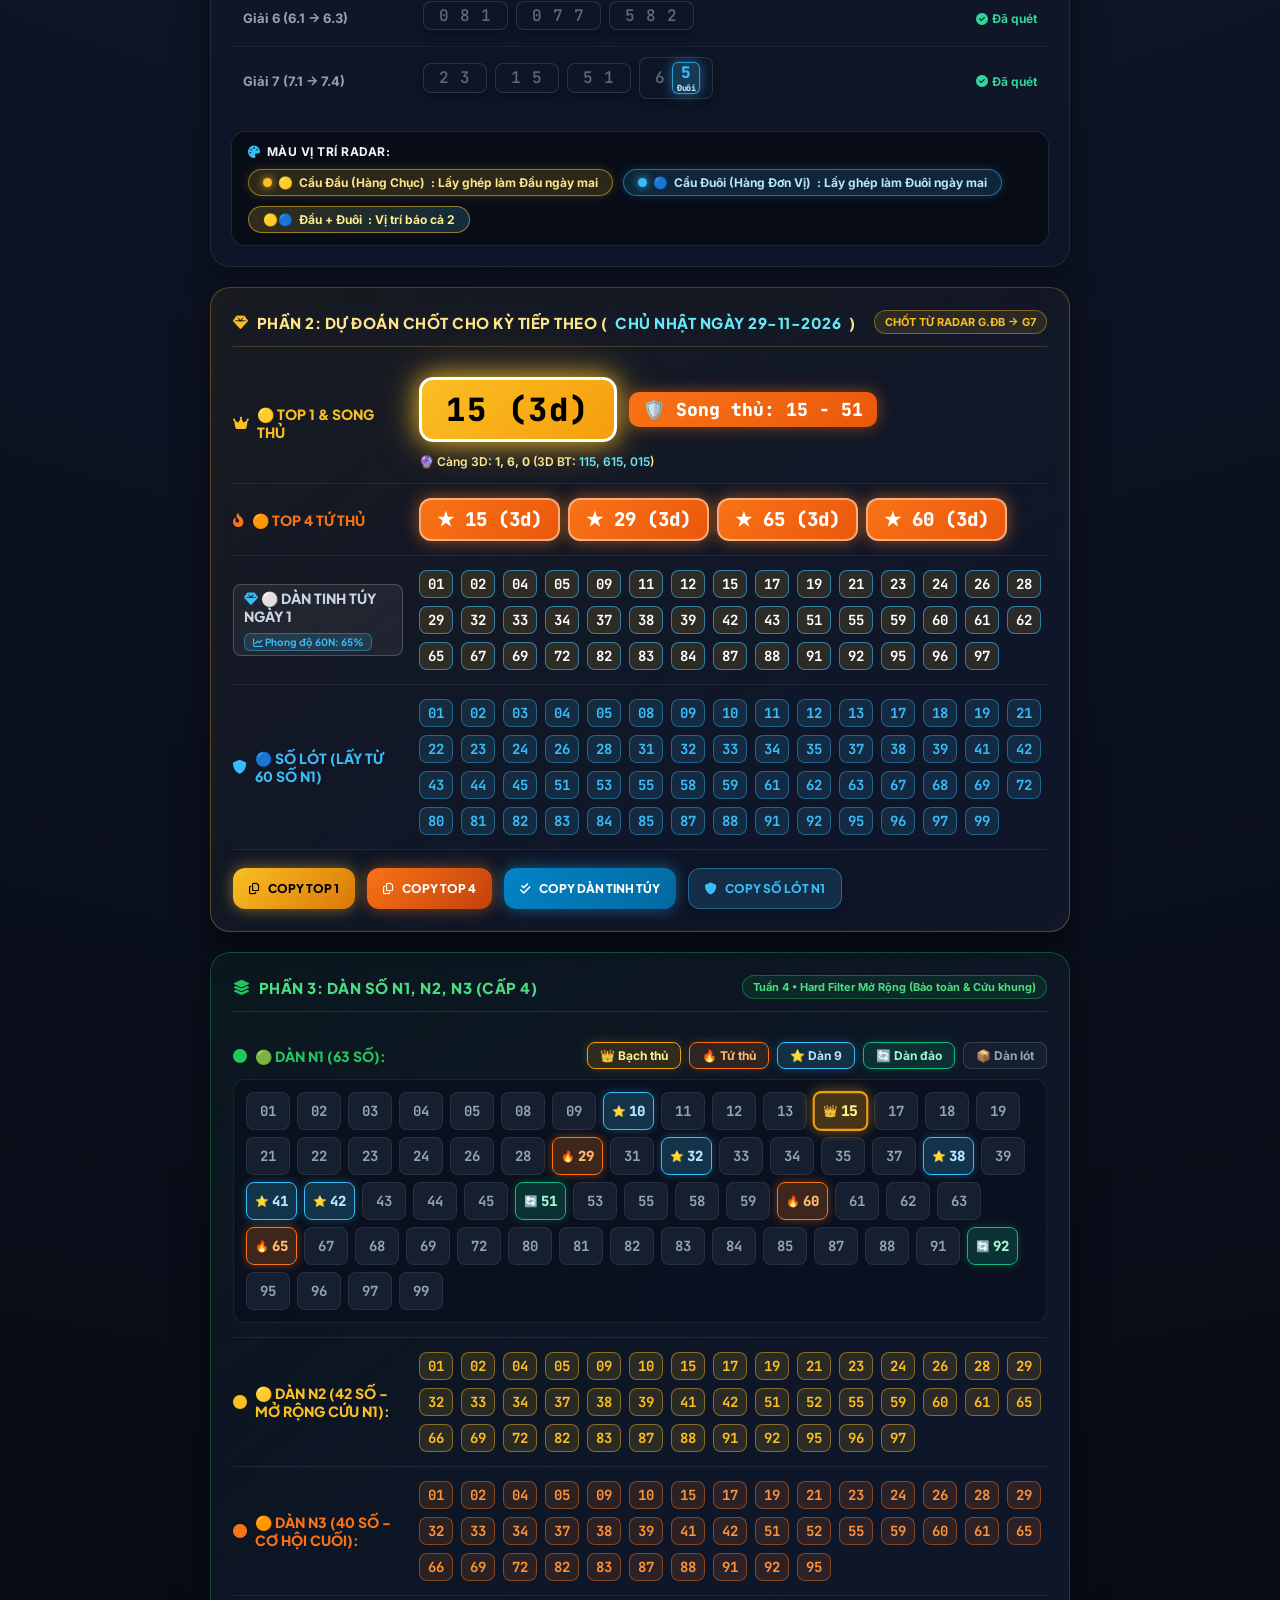
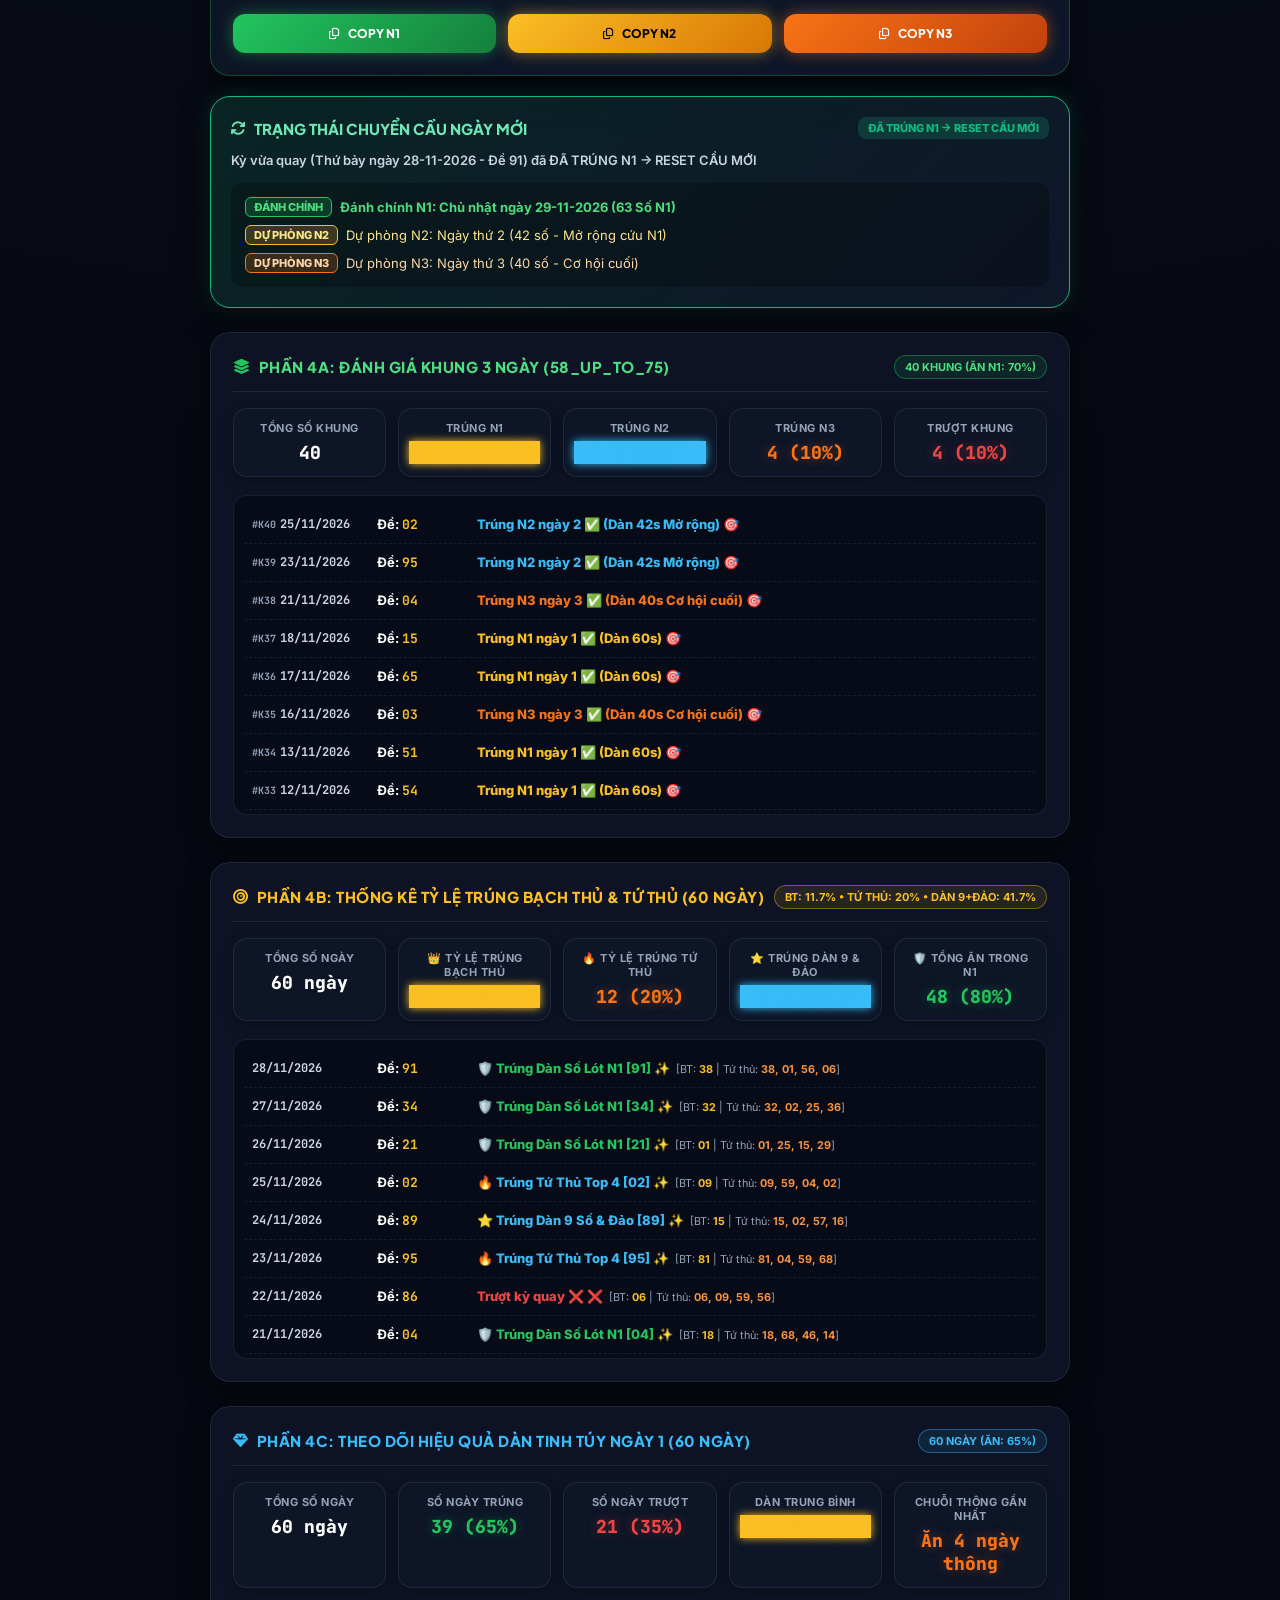
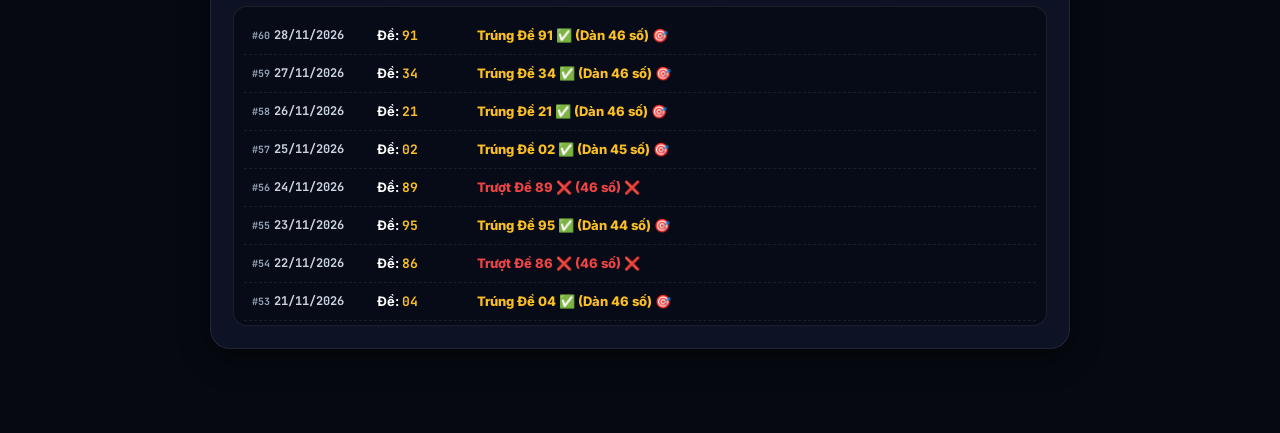
<file: soi_cau_g1_g5_app.html>
<!DOCTYPE html>
<html lang="vi">
<head>
    <meta charset="UTF-8">
    <meta name="viewport" content="width=device-width, initial-scale=1.0, maximum-scale=1.0, user-scalable=no">
    <title>XSMB AI - Mini App Real-Time (3 Phần Hoàn Chỉnh)</title>
    <!-- Google Fonts -->
    <link rel="preconnect" href="https://fonts.googleapis.com">
    <link rel="preconnect" href="https://fonts.gstatic.com" crossorigin>
    <link href="https://fonts.googleapis.com/css2?family=Inter:wght@400;500;600;700;800&family=JetBrains+Mono:wght@500;700;800;900&family=Plus+Jakarta+Sans:wght@700;800;900&display=swap" rel="stylesheet">
    <link rel="stylesheet" href="https://cdnjs.cloudflare.com/ajax/libs/font-awesome/6.4.0/css/all.min.css">
    
    <style>
        :root {
            --bg-base: #060911;
            --bg-card: rgba(15, 23, 42, 0.8);
            --bg-card-hover: rgba(30, 41, 59, 0.9);
            --border-glass: rgba(255, 255, 255, 0.08);
            --border-glass-strong: rgba(255, 255, 255, 0.16);

            /* Màu chỉ đạo chuẩn theo yêu cầu */
            --color-gold: #fbbf24;        /* 🟡 Top 1 & N2 (Vàng) */
            --color-gold-glow: rgba(251, 191, 36, 0.5);
            --color-gold-bg: rgba(251, 191, 36, 0.12);

            --color-orange: #f97316;      /* 🟠 Top 4 & N3 (Cam) */
            --color-orange-glow: rgba(249, 115, 22, 0.5);
            --color-orange-bg: rgba(249, 115, 22, 0.12);

            --color-blue: #38bdf8;        /* 🔵 Lót (Xanh Lam) */
            --color-blue-glow: rgba(56, 189, 248, 0.4);
            --color-blue-bg: rgba(56, 189, 248, 0.12);

            --color-green: #22c55e;       /* 🟢 N1 (Xanh Lá) */
            --color-green-glow: rgba(34, 197, 94, 0.45);
            --color-green-bg: rgba(34, 197, 94, 0.12);

            --color-muted: #475569;
            --text-main: #f8fafc;
            --text-sub: #94a3b8;
        }

        * {
            box-sizing: border-box;
            margin: 0;
            padding: 0;
            -webkit-tap-highlight-color: transparent;
        }

        body {
            font-family: 'Inter', -apple-system, BlinkMacSystemFont, sans-serif;
            background: radial-gradient(circle at 50% 0%, #151e36 0%, var(--bg-base) 70%);
            color: var(--text-main);
            min-height: 100vh;
            padding: 16px 12px 60px;
            overflow-x: hidden;
        }

        .container {
            max-width: 860px;
            margin: 0 auto;
        }

        /* HEADER */
        .app-header {
            display: flex;
            justify-content: space-between;
            align-items: center;
            padding: 16px 20px;
            background: var(--bg-card);
            backdrop-filter: blur(16px);
            border: 1px solid var(--border-glass);
            border-radius: 20px;
            margin-bottom: 20px;
            box-shadow: 0 10px 30px rgba(0, 0, 0, 0.5);
        }

        .header-brand {
            display: flex;
            align-items: center;
            gap: 12px;
        }

        .brand-icon {
            width: 44px;
            height: 44px;
            border-radius: 12px;
            background: linear-gradient(135deg, #fbbf24 0%, #f97316 50%, #38bdf8 100%);
            display: flex;
            align-items: center;
            justify-content: center;
            font-size: 20px;
            color: #000;
            box-shadow: 0 0 20px rgba(251, 191, 36, 0.5);
        }

        .brand-title {
            font-family: 'Plus Jakarta Sans', sans-serif;
            font-size: 19px;
            font-weight: 900;
            letter-spacing: -0.5px;
            background: linear-gradient(90deg, #fff 40%, #fbbf24 100%);
            -webkit-background-clip: text;
            -webkit-text-fill-color: transparent;
        }

        .brand-sub {
            font-size: 11px;
            color: var(--text-sub);
            margin-top: 2px;
        }

        .radar-status-badge {
            display: inline-flex;
            align-items: center;
            gap: 8px;
            padding: 6px 14px;
            border-radius: 30px;
            background: rgba(56, 189, 248, 0.15);
            border: 1px solid rgba(56, 189, 248, 0.4);
            font-size: 12px;
            font-weight: 700;
            color: #38bdf8;
        }

        .pulse-dot {
            width: 8px;
            height: 8px;
            border-radius: 50%;
            background: #38bdf8;
            box-shadow: 0 0 10px #38bdf8;
            animation: pulse-ring 1.5s infinite;
        }

        @keyframes pulse-ring {
            0% { transform: scale(0.9); box-shadow: 0 0 0 0 rgba(56, 189, 248, 0.7); }
            70% { transform: scale(1.1); box-shadow: 0 0 0 8px rgba(56, 189, 248, 0); }
            100% { transform: scale(0.9); box-shadow: 0 0 0 0 rgba(56, 189, 248, 0); }
        }

        .btn-refresh {
            background: rgba(56, 189, 248, 0.12);
            border: 1px solid rgba(56, 189, 248, 0.35);
            color: #38bdf8;
            padding: 6px 14px;
            border-radius: 20px;
            font-size: 12px;
            font-weight: 700;
            cursor: pointer;
            display: inline-flex;
            align-items: center;
            gap: 6px;
            transition: all 0.2s;
        }

        .btn-refresh:hover {
            background: rgba(56, 189, 248, 0.25);
            transform: scale(1.05);
            box-shadow: 0 0 10px rgba(56, 189, 248, 0.4);
        }

        /* =====================================================================
           LIVE BROADCAST CARD - TRỰC TIẾP ĐÀI QUAY XSMB
           ===================================================================== */
        .live-broadcast-card {
            background: linear-gradient(135deg, rgba(239, 68, 68, 0.12) 0%, rgba(15, 23, 42, 0.95) 60%, rgba(56, 189, 248, 0.08) 100%);
            border: 1px solid rgba(239, 68, 68, 0.35);
            border-radius: 20px;
            padding: 16px 20px;
            margin-bottom: 20px;
            box-shadow: 0 10px 30px rgba(239, 68, 68, 0.15);
            backdrop-filter: blur(16px);
        }

        .live-broadcast-header {
            display: flex;
            align-items: center;
            justify-content: space-between;
            flex-wrap: wrap;
            gap: 10px;
            margin-bottom: 12px;
        }

        .live-badge-glow {
            display: inline-flex;
            align-items: center;
            gap: 8px;
            padding: 5px 12px;
            border-radius: 20px;
            background: rgba(239, 68, 68, 0.2);
            border: 1px solid rgba(239, 68, 68, 0.5);
            color: #ff6b6b;
            font-size: 12px;
            font-weight: 800;
            letter-spacing: 0.5px;
            text-transform: uppercase;
        }

        .live-dot-red {
            width: 8px;
            height: 8px;
            border-radius: 50%;
            background: #ef4444;
            box-shadow: 0 0 10px #ef4444;
            animation: pulse-ring-red 1.2s infinite;
        }

        @keyframes pulse-ring-red {
            0% { transform: scale(0.9); box-shadow: 0 0 0 0 rgba(239, 68, 68, 0.7); }
            70% { transform: scale(1.15); box-shadow: 0 0 0 8px rgba(239, 68, 68, 0); }
            100% { transform: scale(0.9); box-shadow: 0 0 0 0 rgba(239, 68, 68, 0); }
        }

        .live-station-info {
            font-size: 12px;
            color: #94a3b8;
            display: flex;
            align-items: center;
            gap: 6px;
            font-weight: 600;
        }

        .live-broadcast-controls {
            display: grid;
            grid-template-columns: repeat(3, 1fr);
            gap: 10px;
        }

        @media (max-width: 640px) {
            .live-broadcast-controls {
                grid-template-columns: 1fr !important;
            }
        }

        .btn-live-media {
            padding: 10px 14px;
            border-radius: 12px;
            font-size: 12.5px;
            font-weight: 800;
            cursor: pointer;
            display: flex;
            align-items: center;
            justify-content: center;
            gap: 8px;
            border: 1px solid rgba(255, 255, 255, 0.12);
            transition: all 0.2s;
            font-family: 'Plus Jakarta Sans', sans-serif;
            text-transform: uppercase;
        }

        .btn-live-video {
            background: linear-gradient(135deg, rgba(239, 68, 68, 0.25) 0%, rgba(185, 28, 28, 0.3) 100%);
            color: #fca5a5;
            border-color: rgba(239, 68, 68, 0.5);
        }
        .btn-live-video:hover {
            background: linear-gradient(135deg, rgba(239, 68, 68, 0.4) 0%, rgba(185, 28, 28, 0.5) 100%);
            box-shadow: 0 0 15px rgba(239, 68, 68, 0.4);
            transform: translateY(-2px);
        }

        .btn-live-audio {
            background: linear-gradient(135deg, rgba(56, 189, 248, 0.2) 0%, rgba(3, 105, 161, 0.25) 100%);
            color: #bae6fd;
            border-color: rgba(56, 189, 248, 0.45);
        }
        .btn-live-audio:hover {
            background: rgba(56, 189, 248, 0.35);
            box-shadow: 0 0 15px rgba(56, 189, 248, 0.4);
            transform: translateY(-2px);
        }

        .btn-live-reload {
            background: linear-gradient(135deg, rgba(251, 191, 36, 0.18) 0%, rgba(217, 119, 6, 0.25) 100%);
            color: #fde68a;
            border-color: rgba(251, 191, 36, 0.45);
        }
        .btn-live-reload:hover {
            background: rgba(251, 191, 36, 0.35);
            box-shadow: 0 0 15px rgba(251, 191, 36, 0.4);
            transform: translateY(-2px);
        }

        .media-live-box {
            margin-top: 14px;
            background: #000;
            border-radius: 14px;
            border: 1px solid rgba(255, 255, 255, 0.15);
            overflow: hidden;
            box-shadow: 0 8px 24px rgba(0, 0, 0, 0.7);
        }

        .media-box-inner {
            padding: 12px;
            text-align: center;
        }

        .media-iframe-wrapper {
            position: relative;
            padding-bottom: 56.25%; /* 16:9 */
            height: 0;
            overflow: hidden;
            border-radius: 10px;
        }
        .media-iframe-wrapper iframe {
            position: absolute;
            top: 0;
            left: 0;
            width: 100%;
            height: 100%;
            border: none;
        }

        /* CHIP PLACEHOLDER KHI GIẢI CHƯA QUAY */
        .prize-waiting-chip {
            background: rgba(255, 255, 255, 0.04) !important;
            border: 1px dashed rgba(255, 255, 255, 0.15) !important;
            color: #64748b !important;
            font-size: 13px !important;
            font-weight: normal !important;
        }
        .prize-rolling-chip {
            background: rgba(251, 191, 36, 0.15) !important;
            border: 1px solid rgba(251, 191, 36, 0.6) !important;
            color: #fbbf24 !important;
            font-size: 13px !important;
            animation: pulse-ring 1s infinite;
        }

        /* SECTION BOX */
        .section-box {
            background: var(--bg-card);
            border: 1px solid var(--border-glass);
            backdrop-filter: blur(16px);
            border-radius: 20px;
            padding: 20px;
            margin-bottom: 20px;
            box-shadow: 0 12px 32px rgba(0, 0, 0, 0.4);
        }

        .section-header {
            display: flex;
            justify-content: space-between;
            align-items: center;
            margin-bottom: 16px;
            border-bottom: 1px solid var(--border-glass);
            padding-bottom: 12px;
            flex-wrap: wrap;
            gap: 8px;
        }

        .section-header h2 {
            font-family: 'Plus Jakarta Sans', sans-serif;
            font-size: 15px;
            font-weight: 800;
            text-transform: uppercase;
            letter-spacing: 0.5px;
            color: #f1f5f9;
            display: flex;
            align-items: center;
            gap: 8px;
        }

        .section-header .tag-info {
            font-size: 11px;
            color: #38bdf8;
            font-weight: 700;
            background: rgba(56, 189, 248, 0.12);
            padding: 4px 10px;
            border-radius: 20px;
            border: 1px solid rgba(56, 189, 248, 0.3);
        }

        /* PHẦN 1: BẢNG KẾT QUẢ QUAY TRỰC TIẾP (G1 -> G5.6) */
        .prize-table {
            width: 100%;
            border-collapse: collapse;
            font-size: 13px;
        }

        .prize-table tr {
            border-bottom: 1px solid rgba(255, 255, 255, 0.05);
        }

        .prize-table tr:last-child {
            border-bottom: none;
        }

        .prize-name-col {
            width: 22%;
            padding: 10px 12px;
            font-weight: 700;
            color: #94a3b8;
        }

        .prize-nums-col {
            width: 60%;
            padding: 10px 12px;
            font-family: 'JetBrains Mono', monospace;
            font-size: 15px;
            font-weight: 800;
            letter-spacing: 1px;
            color: #f8fafc;
        }

        .prize-status-col {
            width: 18%;
            padding: 10px 12px;
            text-align: right;
            font-size: 12px;
            font-weight: 700;
        }

        .badge-done {
            color: #34d399;
            display: inline-flex;
            align-items: center;
            gap: 4px;
        }

        .badge-skip {
            color: #ef4444;
            display: inline-flex;
            align-items: center;
            gap: 4px;
            font-size: 11px;
        }

        .prize-num-chip {
            display: inline-flex;
            align-items: center;
            background: rgba(15, 23, 42, 0.9);
            padding: 4px 10px;
            border-radius: 8px;
            margin-right: 8px;
            margin-bottom: 6px;
            border: 1px solid rgba(255, 255, 255, 0.12);
            box-shadow: 0 4px 12px rgba(0, 0, 0, 0.35);
        }

        .prize-digit {
            display: inline-flex;
            flex-direction: column;
            align-items: center;
            justify-content: center;
            font-family: 'JetBrains Mono', monospace;
            font-size: 16px;
            font-weight: 700;
            padding: 1px 3.5px;
            margin: 0 1.5px;
            border-radius: 6px;
            cursor: pointer;
            transition: all 0.2s cubic-bezier(0.4, 0, 0.2, 1);
            position: relative;
            line-height: 1.1;
        }

        .prize-digit:hover {
            transform: translateY(-2px) scale(1.22);
            z-index: 10;
        }

        /* 🟡 1. MÀU CẦU ĐẦU (HÀNG CHỤC): VÀNG GOLD NỔI BẬT */
        .digit-role-head, .digit-cycle-main {
            color: #fbbf24;
            font-weight: 900;
            background: rgba(251, 191, 36, 0.22);
            border: 1.5px solid rgba(251, 191, 36, 0.75);
            box-shadow: 0 0 12px rgba(251, 191, 36, 0.55);
        }

        /* 🔵 2. MÀU CẦU ĐUÔI (HÀNG ĐƠN VỊ): XANH CYAN NỔI BẬT */
        .digit-role-tail, .digit-cycle-lot {
            color: #38bdf8;
            font-weight: 900;
            background: rgba(56, 189, 248, 0.22);
            border: 1.5px solid rgba(56, 189, 248, 0.75);
            box-shadow: 0 0 12px rgba(56, 189, 248, 0.5);
        }

        /* 🟡🔵 3. VỊ TRÍ KÉP (CẢ ĐẦU & ĐUÔI): VIỀN ĐÔI VÀNG - XANH */
        .digit-role-both {
            color: #ffffff;
            font-weight: 900;
            background: linear-gradient(135deg, rgba(251, 191, 36, 0.35) 0%, rgba(56, 189, 248, 0.35) 100%);
            border: 1.5px solid #fbbf24;
            box-shadow: 0 0 12px rgba(251, 191, 36, 0.6), 0 0 12px rgba(56, 189, 248, 0.6);
        }

        /* ⚪ 4. CHỮ SỐ THƯỜNG (KHÔNG THUỘC CẦU): MỜ NHẸ */
        .digit-cycle-watch {
            color: #94a3b8;
            font-weight: 500;
            opacity: 0.6;
        }

        /* NHÃN ĐẦU / ĐUÔI DƯỚI TỪNG CHỮ SỐ TRÊN RADAR */
        .digit-cycle-tag {
            font-size: 8.5px;
            font-weight: 800;
            line-height: 1;
            margin-top: 2px;
            letter-spacing: -0.3px;
            display: inline-flex;
            align-items: center;
            justify-content: center;
        }
        .digit-role-head .digit-cycle-tag, .digit-cycle-main .digit-cycle-tag { color: #fde68a; }
        .digit-role-tail .digit-cycle-tag, .digit-cycle-lot .digit-cycle-tag { color: #bae6fd; }
        .digit-role-both .digit-cycle-tag { color: #fef08a; }
        .digit-cycle-watch .digit-cycle-tag { color: #94a3b8; }

        .tag-text { display: inline; }
        .tag-dot { display: none; }
        .dot-gold-sm { color: #fbbf24; text-shadow: 0 0 4px #fbbf24; }
        .dot-blue-sm { color: #38bdf8; text-shadow: 0 0 4px #38bdf8; }
        .dot-dim-sm { color: #94a3b8; }

        /* THANH CHÚ THÍCH PHÂN LOẠI CẦU (3 LOẠI GỘP) */
        .radar-legend-bar {
            margin-top: 16px;
            padding: 12px 16px;
            background: rgba(0, 0, 0, 0.4);
            border: 1px solid rgba(255, 255, 255, 0.1);
            border-radius: 14px;
            display: flex;
            align-items: center;
            justify-content: space-between;
            flex-wrap: wrap;
            gap: 10px;
            font-size: 12px;
        }

        .legend-title {
            color: #f1f5f9;
            font-size: 12px;
            display: flex;
            align-items: center;
            gap: 6px;
            font-weight: 800;
            text-transform: uppercase;
            letter-spacing: 0.5px;
        }

        .legend-items {
            display: flex;
            align-items: center;
            flex-wrap: wrap;
            gap: 10px;
        }

        .legend-pill {
            display: inline-flex;
            align-items: center;
            gap: 6px;
            padding: 5px 14px;
            border-radius: 20px;
            font-size: 12px;
            font-weight: 700;
            background: rgba(255, 255, 255, 0.05);
            border: 1px solid rgba(255, 255, 255, 0.12);
        }

        .pill-main { color: #fde68a; border-color: rgba(251, 191, 36, 0.5); background: rgba(251, 191, 36, 0.15); box-shadow: 0 0 10px rgba(251, 191, 36, 0.2); }
        .pill-lot { color: #bae6fd; border-color: rgba(56, 189, 248, 0.5); background: rgba(56, 189, 248, 0.15); box-shadow: 0 0 10px rgba(56, 189, 248, 0.2); }
        .pill-watch { color: #cbd5e1; border-color: rgba(148, 163, 184, 0.35); background: rgba(148, 163, 184, 0.1); }

        .legend-dot {
            width: 9px;
            height: 9px;
            border-radius: 50%;
        }
        .dot-gold, .gold { background: #fbbf24; box-shadow: 0 0 8px #fbbf24; }
        .dot-blue, .blue { background: #38bdf8; box-shadow: 0 0 8px #38bdf8; }
        .dot-dim, .dot-gray, .gray { background: #94a3b8; }

        /* 🟡 NỔI BẬT TOP 1: VIỀN VÀNG ĐẬM & PHÓNG TO */
        .num-badge-top1-glow {
            font-family: 'JetBrains Mono', monospace;
            font-size: 32px;
            font-weight: 900;
            color: #000;
            background: linear-gradient(135deg, #fbbf24 0%, #f59e0b 100%);
            padding: 8px 24px;
            border-radius: 14px;
            border: 3px solid #fff;
            box-shadow: 0 0 25px rgba(251, 191, 36, 0.8), 0 0 45px rgba(251, 191, 36, 0.4);
            letter-spacing: 1.5px;
            cursor: pointer;
            transition: all 0.25s ease;
            display: inline-flex;
            align-items: center;
            gap: 6px;
        }
        .num-badge-top1-glow:hover { transform: scale(1.08); }

        /* 🟠 NỔI BẬT TOP 4: CÓ DẤU SAO (★) & VIỀN CAM NỔI */
        .num-badge-top4-star {
            font-family: 'JetBrains Mono', monospace;
            font-size: 19px;
            font-weight: 800;
            color: #fff;
            background: linear-gradient(135deg, #f97316 0%, #ea580c 100%);
            padding: 7px 16px;
            border-radius: 12px;
            border: 2px solid rgba(255, 255, 255, 0.45);
            box-shadow: 0 0 16px rgba(249, 115, 22, 0.6);
            cursor: pointer;
            transition: all 0.2s;
            display: inline-flex;
            align-items: center;
            gap: 6px;
        }
        .num-badge-top4-star:hover { transform: scale(1.08); }

        /* PHẦN 2: DÀN SỐ TINH TÚY */
        .tinh-tuy-box {
            background: linear-gradient(145deg, rgba(251, 191, 36, 0.05) 0%, rgba(15, 23, 42, 0.95) 70%);
            border: 1px solid rgba(251, 191, 36, 0.3);
            border-radius: 20px;
            padding: 22px;
            margin-bottom: 20px;
            box-shadow: 0 15px 35px rgba(0, 0, 0, 0.5), inset 0 0 25px rgba(251, 191, 36, 0.04);
        }

        .tier-row {
            display: flex;
            align-items: center;
            gap: 16px;
            padding: 14px 0;
            border-bottom: 1px solid rgba(255, 255, 255, 0.08);
            flex-wrap: wrap;
        }

        .tier-row:last-child {
            border-bottom: none;
            padding-bottom: 0;
        }

        .tier-label {
            width: 170px;
            font-family: 'Plus Jakarta Sans', sans-serif;
            font-size: 14px;
            font-weight: 800;
            display: flex;
            align-items: center;
            gap: 8px;
            flex-shrink: 0;
        }

        .tier-label.label-gold { color: var(--color-gold); }
        .tier-label.label-orange { color: var(--color-orange); }
        .tier-label.label-blue { color: var(--color-blue); }
        .tier-label.label-green { color: var(--color-green); }

        .tier-content {
            flex: 1;
            display: flex;
            align-items: center;
            flex-wrap: wrap;
            gap: 8px;
        }

        /* Number Badges */
        .num-badge-gold {
            font-family: 'JetBrains Mono', monospace;
            font-size: 26px;
            font-weight: 900;
            color: #000;
            background: linear-gradient(135deg, #fbbf24 0%, #f59e0b 100%);
            padding: 6px 18px;
            border-radius: 12px;
            box-shadow: 0 0 20px var(--color-gold-glow);
            letter-spacing: 1px;
            cursor: pointer;
            transition: transform 0.2s;
        }

        .num-badge-gold:hover { transform: scale(1.08); }

        .num-badge-orange {
            font-family: 'JetBrains Mono', monospace;
            font-size: 18px;
            font-weight: 800;
            color: #fff;
            background: linear-gradient(135deg, #f97316 0%, #ea580c 100%);
            padding: 6px 12px;
            border-radius: 10px;
            box-shadow: 0 0 15px var(--color-orange-glow);
            cursor: pointer;
            transition: transform 0.2s;
        }

        .num-badge-orange:hover { transform: scale(1.08); }

        .num-badge-blue {
            font-family: 'JetBrains Mono', monospace;
            font-size: 14px;
            font-weight: 700;
            color: #38bdf8;
            background: var(--color-blue-bg);
            border: 1px solid rgba(56, 189, 248, 0.4);
            padding: 4px 8px;
            border-radius: 8px;
            cursor: pointer;
            transition: all 0.2s;
        }

        .num-badge-blue:hover {
            background: rgba(56, 189, 248, 0.25);
            transform: scale(1.06);
        }

        .num-badge-green {
            font-family: 'JetBrains Mono', monospace;
            font-size: 14px;
            font-weight: 700;
            color: #4ade80;
            background: var(--color-green-bg);
            border: 1px solid rgba(34, 197, 94, 0.4);
            padding: 4px 8px;
            border-radius: 8px;
            cursor: pointer;
            transition: all 0.2s;
        }

        .num-badge-green:hover {
            background: rgba(34, 197, 94, 0.25);
            transform: scale(1.06);
        }

        .num-badge-yellow {
            font-family: 'JetBrains Mono', monospace;
            font-size: 14px;
            font-weight: 700;
            color: #fbbf24;
            background: rgba(251, 191, 36, 0.12);
            border: 1px solid rgba(251, 191, 36, 0.45);
            padding: 4px 8px;
            border-radius: 8px;
            cursor: pointer;
            transition: all 0.2s;
        }

        .num-badge-yellow:hover {
            background: rgba(251, 191, 36, 0.25);
            transform: scale(1.06);
        }

        .num-badge-orange-sm {
            font-family: 'JetBrains Mono', monospace;
            font-size: 14px;
            font-weight: 700;
            color: #fb923c;
            background: rgba(249, 115, 22, 0.12);
            border: 1px solid rgba(249, 115, 22, 0.45);
            padding: 4px 8px;
            border-radius: 8px;
            cursor: pointer;
            transition: all 0.2s;
        }

        .num-badge-orange-sm:hover {
            background: rgba(249, 115, 22, 0.25);
            transform: scale(1.06);
        }

        /* PHẦN 3: DÀN SỐ N1, N2, N3 */
        .n123-box {
            background: linear-gradient(145deg, rgba(34, 197, 94, 0.05) 0%, rgba(15, 23, 42, 0.95) 70%);
            border: 1px solid rgba(34, 197, 94, 0.3);
            border-radius: 20px;
            padding: 22px;
            margin-bottom: 20px;
            box-shadow: 0 15px 35px rgba(0, 0, 0, 0.5);
        }

        .tier3-legend-bar {
            display: flex;
            gap: 8px;
            margin-bottom: 12px;
            flex-wrap: wrap;
            align-items: center;
        }

        .legend-chip {
            display: inline-flex;
            align-items: center;
            gap: 5px;
            padding: 5px 12px;
            border-radius: 8px;
            font-size: 12px;
            font-weight: 700;
            transition: all 0.2s ease;
            user-select: none;
        }

        .legend-chip.legend-bt {
            border: 1.5px solid #F59E0B;
            background: rgba(245, 158, 11, 0.15);
            color: #FEF08A;
            box-shadow: 0 0 10px rgba(245, 158, 11, 0.25);
        }

        .legend-chip.legend-tt {
            border: 1.5px solid #F97316;
            background: rgba(249, 115, 22, 0.15);
            color: #FDBA74;
            box-shadow: 0 0 8px rgba(249, 115, 22, 0.25);
        }

        .legend-chip.legend-d9 {
            border: 1.5px solid #38BDF8;
            background: rgba(56, 189, 248, 0.15);
            color: #BAE6FD;
            box-shadow: 0 0 8px rgba(56, 189, 248, 0.25);
        }

        .legend-chip.legend-dao {
            border: 1.5px solid #10B981;
            background: rgba(16, 185, 129, 0.15);
            color: #A7F3D0;
            box-shadow: 0 0 8px rgba(16, 185, 129, 0.25);
        }

        .legend-chip.legend-lot {
            border: 1px solid rgba(148, 163, 184, 0.25);
            background: rgba(30, 41, 59, 0.5);
            color: #94A3B8;
        }

        .tier3-grid {
            display: flex;
            flex-wrap: wrap;
            gap: 7px;
            padding: 12px;
            background: rgba(10, 15, 29, 0.65);
            border-radius: 12px;
            border: 1px solid rgba(255, 255, 255, 0.08);
            width: 100%;
        }

        .num-tag {
            min-width: 44px;
            height: 38px;
            padding: 0 8px;
            border-radius: 8px;
            display: inline-flex;
            align-items: center;
            justify-content: center;
            font-size: 14px;
            font-weight: 700;
            font-family: 'JetBrains Mono', Consolas, monospace;
            cursor: pointer;
            transition: all 0.2s cubic-bezier(0.4, 0, 0.2, 1);
            position: relative;
            user-select: none;
        }

        .num-tag:hover {
            transform: translateY(-2px);
            filter: brightness(1.15);
        }

        .num-tag.tag-bach-thu {
            background: rgba(245, 158, 11, 0.25) !important;
            border: 2px solid #F59E0B !important;
            color: #FEF08A !important;
            font-weight: 900;
            box-shadow: 0 0 12px rgba(245, 158, 11, 0.5);
            transform: scale(1.05);
            z-index: 2;
        }

        .num-tag.tag-tu-thu {
            background: rgba(249, 115, 22, 0.22) !important;
            border: 1.8px solid #F97316 !important;
            color: #FDBA74 !important;
            font-weight: 800;
            box-shadow: 0 0 10px rgba(249, 115, 22, 0.4);
        }

        .num-tag.tag-dan-9 {
            background: rgba(56, 189, 248, 0.2) !important;
            border: 1.5px solid #38BDF8 !important;
            color: #BAE6FD !important;
            font-weight: 800;
            box-shadow: 0 0 8px rgba(56, 189, 248, 0.3);
        }

        .num-tag.tag-dan-dao {
            background: rgba(16, 185, 129, 0.2) !important;
            border: 1.5px solid #10B981 !important;
            color: #A7F3D0 !important;
            font-weight: 800;
            box-shadow: 0 0 8px rgba(16, 185, 129, 0.3);
        }

        .num-tag.tag-dan-lot {
            background: rgba(30, 41, 59, 0.65);
            border: 1px solid rgba(255, 255, 255, 0.08);
            color: #94A3B8;
        }

        .num-tag .num-badge-icon {
            font-size: 11px;
            margin-right: 3px;
            display: inline-block;
            vertical-align: middle;
        }

        /* BUTTON BAR */
        .btn-copy-bar {
            display: grid;
            grid-template-columns: repeat(3, 1fr);
            gap: 12px;
            margin-bottom: 16px;
        }

        @media (max-width: 640px) {
            .btn-copy-bar {
                grid-template-columns: 1fr;
            }
        }

        .btn-copy {
            padding: 12px 16px;
            border-radius: 12px;
            font-family: 'Plus Jakarta Sans', sans-serif;
            font-size: 12px;
            font-weight: 800;
            display: flex;
            align-items: center;
            justify-content: center;
            gap: 8px;
            cursor: pointer;
            border: none;
            transition: all 0.25s ease;
            box-shadow: 0 6px 20px rgba(0, 0, 0, 0.3);
            text-transform: uppercase;
        }

        .btn-copy:hover { transform: translateY(-2px); }

        .btn-copy-gold {
            background: linear-gradient(135deg, #fbbf24 0%, #d97706 100%);
            color: #000;
            box-shadow: 0 0 15px var(--color-gold-glow);
        }

        .btn-copy-orange {
            background: linear-gradient(135deg, #f97316 0%, #c2410c 100%);
            color: #fff;
            box-shadow: 0 0 15px var(--color-orange-glow);
        }

        .btn-copy-blue {
            background: linear-gradient(135deg, #0284c7 0%, #0369a1 100%);
            color: #fff;
            box-shadow: 0 0 15px var(--color-blue-glow);
        }

        .btn-copy-green {
            background: linear-gradient(135deg, #22c55e 0%, #15803d 100%);
            color: #fff;
            box-shadow: 0 0 15px var(--color-green-glow);
        }

        /* TRẠNG THÁI CHUYỂN CẦU BANNER */
        .frame-alert-card {
            background: linear-gradient(135deg, rgba(16, 185, 129, 0.15) 0%, rgba(15, 23, 42, 0.95) 100%);
            border: 1.5px solid #10b981;
            border-radius: 20px;
            padding: 20px;
            margin-bottom: 24px;
            box-shadow: 0 10px 30px rgba(0, 0, 0, 0.5), 0 0 20px rgba(16, 185, 129, 0.2);
        }

        .frame-alert-header {
            display: flex;
            align-items: center;
            justify-content: space-between;
            margin-bottom: 12px;
            flex-wrap: wrap;
            gap: 8px;
        }

        .frame-alert-title {
            font-family: 'Plus Jakarta Sans', sans-serif;
            font-size: 15px;
            font-weight: 800;
            color: #6ee7b7;
            display: flex;
            align-items: center;
            gap: 8px;
        }

        .frame-schedule-list {
            display: flex;
            flex-direction: column;
            gap: 8px;
            margin-top: 12px;
            background: rgba(0, 0, 0, 0.25);
            padding: 14px;
            border-radius: 12px;
            font-size: 13px;
        }

        .schedule-item {
            display: flex;
            align-items: center;
            gap: 8px;
        }

        .schedule-tag {
            font-weight: 800;
            padding: 2px 8px;
            border-radius: 6px;
            font-size: 11px;
        }

        .tag-n1 { background: rgba(34, 197, 94, 0.2); color: #4ade80; border: 1px solid #22c55e; }
        .tag-n2 { background: rgba(251, 191, 36, 0.2); color: #fde68a; border: 1px solid #fbbf24; }
        .tag-n3 { background: rgba(249, 115, 22, 0.2); color: #fed7aa; border: 1px solid #f97316; }

        /* TOAST NOTIFICATION */
        .toast {
            position: fixed;
            bottom: 24px;
            right: 24px;
            background: #0f172a;
            border: 1px solid #38bdf8;
            color: #fff;
            padding: 12px 20px;
            border-radius: 12px;
            font-size: 13px;
            font-weight: 700;
            box-shadow: 0 10px 30px rgba(0, 0, 0, 0.7), 0 0 15px rgba(56, 189, 248, 0.5);
            transform: translateY(100px);
            opacity: 0;
            transition: all 0.3s cubic-bezier(0.68, -0.55, 0.265, 1.55);
            z-index: 1000;
            display: flex;
            align-items: center;
            gap: 8px;
        }

        .toast.show {
            transform: translateY(0);
            opacity: 1;
        }

        /* HELPER VISIBILITY CLASSES */
        .pc-only { display: inline-flex !important; }
        .mobile-only { display: none !important; }
        .mobile-only-flex { display: none !important; }

        /* LEGEND INFO BUTTON */
        .legend-info-btn {
            width: 22px;
            height: 22px;
            border-radius: 50%;
            background: rgba(56, 189, 248, 0.2);
            border: 1px solid #38bdf8;
            color: #38bdf8;
            font-weight: 900;
            font-size: 11px;
            display: inline-flex;
            align-items: center;
            justify-content: center;
            cursor: pointer;
            margin-left: auto;
        }

        /* NÚT COPY CHÍNH CHO ĐIỆN THOẠI */
        .btn-mobile-copy-master {
            width: 100%;
            padding: 13px 16px;
            border-radius: 12px;
            font-size: 14px;
            font-weight: 800;
            color: #0f172a;
            background: linear-gradient(135deg, #fbbf24 0%, #f59e0b 100%);
            border: none;
            box-shadow: 0 4px 15px rgba(245, 158, 11, 0.4);
            display: flex;
            align-items: center;
            justify-content: center;
            gap: 8px;
            cursor: pointer;
            transition: transform 0.15s ease;
        }
        .btn-mobile-copy-master:active {
            transform: scale(0.98);
        }

        /* MOBILE ACTION SHEET (BOTTOM SHEET CHO MENU COPY) */
        .mobile-action-sheet {
            position: fixed;
            top: 0;
            left: 0;
            width: 100%;
            height: 100%;
            z-index: 2000;
            display: none;
            opacity: 0;
            transition: opacity 0.25s ease;
        }
        .mobile-action-sheet.active {
            display: flex;
            flex-direction: column;
            justify-content: flex-end;
            opacity: 1;
        }
        .sheet-backdrop {
            position: absolute;
            top: 0;
            left: 0;
            width: 100%;
            height: 100%;
            background: rgba(0, 0, 0, 0.75);
            backdrop-filter: blur(4px);
        }
        .sheet-content {
            position: relative;
            background: #0f172a;
            border-top: 2px solid #fbbf24;
            border-radius: 20px 20px 0 0;
            padding: 18px 16px 28px 16px;
            max-height: 80vh;
            overflow-y: auto;
            box-shadow: 0 -10px 30px rgba(0, 0, 0, 0.8), 0 0 20px rgba(251, 191, 36, 0.2);
            transform: translateY(100%);
            transition: transform 0.3s cubic-bezier(0.16, 1, 0.3, 1);
        }
        .mobile-action-sheet.active .sheet-content {
            transform: translateY(0);
        }
        .sheet-header {
            display: flex;
            align-items: center;
            justify-content: space-between;
            margin-bottom: 14px;
            padding-bottom: 10px;
            border-bottom: 1px solid rgba(255, 255, 255, 0.1);
        }
        .sheet-header h3 {
            font-size: 14px;
            font-weight: 800;
            color: #f1f5f9;
            display: flex;
            align-items: center;
            gap: 8px;
            margin: 0;
        }
        .sheet-close-btn {
            background: rgba(255, 255, 255, 0.1);
            border: none;
            color: #cbd5e1;
            width: 28px;
            height: 28px;
            border-radius: 50%;
            cursor: pointer;
            display: flex;
            align-items: center;
            justify-content: center;
            font-size: 13px;
        }
        .sheet-options {
            display: flex;
            flex-direction: column;
            gap: 9px;
        }
        .sheet-option-btn {
            display: flex;
            align-items: center;
            justify-content: space-between;
            padding: 11px 12px;
            border-radius: 12px;
            background: rgba(255, 255, 255, 0.05);
            border: 1px solid rgba(255, 255, 255, 0.1);
            color: #fff;
            cursor: pointer;
            transition: all 0.15s ease;
            text-align: left;
        }
        .sheet-option-btn:active {
            background: rgba(251, 191, 36, 0.15);
            border-color: #fbbf24;
            transform: scale(0.98);
        }
        .sheet-option-btn .opt-icon {
            font-size: 18px;
            margin-right: 10px;
        }
        .sheet-option-btn .opt-text {
            flex: 1;
            display: flex;
            flex-direction: column;
        }
        .sheet-option-btn .opt-text strong {
            font-size: 13px;
            color: #f8fafc;
        }
        .sheet-option-btn .opt-text small {
            font-size: 11px;
            color: #94a3b8;
            margin-top: 1px;
        }
        .opt-top1 { border-color: rgba(251, 191, 36, 0.45); background: rgba(251, 191, 36, 0.09); }
        .opt-top4 { border-color: rgba(249, 115, 22, 0.45); background: rgba(249, 115, 22, 0.09); }
        /* =====================================================================
           PHẦN 4: LỊCH SỬ & TỶ LỆ PHƯƠNG PHÁP
           ===================================================================== */
        .history-box {
            background: var(--bg-card);
            backdrop-filter: blur(16px);
            border: 1px solid var(--border-glass);
            border-radius: 20px;
            padding: 22px;
            margin-bottom: 24px;
            box-shadow: 0 10px 30px rgba(0, 0, 0, 0.4);
        }

        .tong-quan {
            display: grid;
            grid-template-columns: repeat(auto-fit, minmax(130px, 1fr));
            gap: 12px;
            margin-bottom: 18px;
        }

        .stat-card {
            background: rgba(15, 23, 42, 0.7);
            border: 1px solid var(--border-glass);
            border-radius: 14px;
            padding: 12px 10px;
            text-align: center;
            box-shadow: 0 4px 12px rgba(0, 0, 0, 0.25);
            transition: transform 0.2s, border-color 0.2s;
        }
        .stat-card:hover {
            transform: translateY(-2px);
            border-color: var(--border-glass-strong);
        }

        .stat-label {
            font-size: 11px;
            color: var(--text-sub);
            margin-bottom: 6px;
            font-weight: 700;
            text-transform: uppercase;
            letter-spacing: 0.5px;
        }

        .stat-value {
            font-family: 'JetBrains Mono', monospace;
            font-size: 18px;
            font-weight: 800;
            color: #fff;
        }

        .stat-value.gold { color: #fbbf24; text-shadow: 0 0 12px rgba(251, 191, 36, 0.4); }
        .stat-value.blue { color: #38bdf8; text-shadow: 0 0 12px rgba(56, 189, 248, 0.4); }
        .stat-value.green { color: #22c55e; text-shadow: 0 0 12px rgba(34, 197, 94, 0.4); }
        .stat-value.orange { color: #f97316; text-shadow: 0 0 12px rgba(249, 115, 22, 0.4); }
        .stat-value.red { color: #ef4444; text-shadow: 0 0 12px rgba(239, 68, 68, 0.4); }

        .lich-su-container {
            max-height: 320px;
            overflow-y: auto;
            border: 1px solid var(--border-glass);
            border-radius: 14px;
            padding: 10px;
            background: rgba(6, 9, 17, 0.65);
        }
        .lich-su-container::-webkit-scrollbar {
            width: 6px;
        }
        .lich-su-container::-webkit-scrollbar-thumb {
            background: rgba(255, 255, 255, 0.15);
            border-radius: 10px;
        }

        .lich-su-item {
            display: grid;
            grid-template-columns: 115px 90px 1fr;
            gap: 10px;
            padding: 10px 8px;
            border-bottom: 1px dashed rgba(255, 255, 255, 0.08);
            font-size: 13px;
            align-items: center;
        }
        .lich-su-item:last-child {
            border-bottom: none;
        }

        .lich-su-item .ngay {
            font-weight: 700;
            color: #cbd5e1;
            font-family: 'JetBrains Mono', monospace;
            font-size: 12px;
        }
        .lich-su-item .de {
            font-weight: 700;
            color: #fff;
        }
        .lich-su-item .de strong {
            color: #fbbf24;
            font-family: 'JetBrains Mono', monospace;
        }

        /* Classes Phần 4A: Khung 3 ngày */
        .ket-qua.trung_n1, .ket-qua.trung-n1 { color: #fbbf24; font-weight: 800; }
        .ket-qua.trung_n2, .ket-qua.trung-n2 { color: #38bdf8; font-weight: 800; }
        .ket-qua.trung_n3, .ket-qua.trung-n3 { color: #f97316; font-weight: 800; }
        .ket-qua.truot_khung, .ket-qua.truot { color: #ef4444; font-weight: 800; }

        /* Classes Phần 4B: Soi trực tiếp */
        .ket-qua.trung_bach_thu { color: #fbbf24; font-weight: 800; }
        .ket-qua.trung_tu_thu { color: #38bdf8; font-weight: 800; }
        .ket-qua.trung_lot { color: #22c55e; font-weight: 800; }
        .ket-qua.truot_truc_tiep { color: #ef4444; font-weight: 800; }

        /* =====================================================================
           RESPONSIVE DESIGN CHO ĐIỆN THOẠI (MAX-WIDTH: 640PX)
           ===================================================================== */
        @media (max-width: 640px) {
            body {
                padding: 10px 8px 30px 8px;
            }
            .container {
                padding: 0;
            }
            .pc-only { display: none !important; }
            .mobile-only { display: block !important; }
            .mobile-only-flex { display: flex !important; }

            /* 1. BỐ CỤC TỔNG THỂ HEADER (DỌC) */
            .app-header {
                flex-direction: column;
                align-items: stretch;
                gap: 12px;
                padding: 14px 12px;
                border-radius: 16px;
                margin-bottom: 14px;
            }
            .header-brand {
                justify-content: center;
                text-align: center;
            }
            .brand-title {
                font-size: 16px;
            }
            .brand-sub {
                font-size: 10px;
            }
            .header-actions {
                display: flex;
                align-items: center;
                justify-content: space-between;
                gap: 8px;
                width: 100%;
            }
            .btn-refresh {
                flex: 1;
                justify-content: center;
                padding: 8px 12px;
                font-size: 12px;
            }
            .radar-status-badge {
                flex: 1.3;
                justify-content: center;
                padding: 8px 10px;
                font-size: 11px;
            }

            /* PHẦN 1: BẢNG KẾT QUẢ QUAY TRỰC TIẾP */
            .section-box, .tinh-tuy-box, .n123-box, .frame-alert-card {
                padding: 14px 10px;
                border-radius: 16px;
                margin-bottom: 14px;
            }
            .section-header {
                flex-direction: row;
                align-items: center;
                justify-content: space-between;
                margin-bottom: 10px;
                padding-bottom: 8px;
            }
            .section-header h2 {
                font-size: 12.5px;
            }
            .tag-info {
                font-size: 10px;
                padding: 2px 7px;
            }

            .prize-table, 
            .prize-table tbody, 
            .prize-table tr, 
            .prize-table td {
                display: block;
                width: 100%;
                box-sizing: border-box;
            }

            .prize-table tr {
                padding: 7px 0;
                border-bottom: 1px solid rgba(255, 255, 255, 0.07);
            }
            .prize-name-col {
                width: 100% !important;
                padding: 0 0 5px 2px !important;
                font-size: 12px !important;
                font-weight: 800 !important;
                color: #94a3b8 !important;
                display: flex !important;
                justify-content: space-between !important;
                align-items: center !important;
            }
            .prize-status-col {
                display: none !important;
            }
            .prize-nums-col {
                width: 100% !important;
                padding: 0 !important;
                display: grid !important;
                gap: 5px !important;
            }

            /* 2. XỬ LÝ CÁC GIẢI CÓ NHIỀU SỐ (G3, G5: 2 HÀNG X 3 SỐ) */
            #live-g1 { grid-template-columns: 1fr !important; }
            #live-g2 { grid-template-columns: repeat(2, 1fr) !important; }
            #live-g3 { grid-template-columns: repeat(3, 1fr) !important; }
            #live-g4 { grid-template-columns: repeat(2, 1fr) !important; }
            #live-g5 { grid-template-columns: repeat(3, 1fr) !important; }

            .prize-num-chip {
                margin: 0 !important;
                padding: 3px 1px !important;
                justify-content: center !important;
                width: 100% !important;
                border-radius: 6px !important;
                box-shadow: 0 2px 6px rgba(0, 0, 0, 0.3) !important;
            }

            /* 3 & 4. GIẢM KÍCH THƯỚC Ô SỐ, CHỮ & DÙNG CHẤM TRÒN THAY CHỮ "3D" */
            .prize-digit {
                min-width: 15px !important;
                height: 27px !important;
                padding: 1px 1px !important;
                margin: 0 1px !important;
                border-radius: 4px !important;
            }
            .prize-digit span:first-child {
                font-size: 13px !important;
                font-weight: 800 !important;
                line-height: 1.1 !important;
            }
            .tag-text { display: none !important; }
            .tag-dot { 
                display: inline-block !important; 
                font-size: 7px !important; 
                line-height: 1 !important; 
                margin-top: 1px !important;
            }

            /* 5. CHÚ THÍCH (LEGEND) THU GỌN 1 HÀNG */
            .radar-legend-bar {
                margin-top: 12px;
                padding: 8px 10px;
                border-radius: 10px;
                gap: 6px;
                flex-direction: row;
                align-items: center;
            }
            .legend-items {
                gap: 6px;
                width: 100%;
                justify-content: space-between;
            }
            .legend-pill {
                padding: 4px 7px;
                font-size: 10px;
                border-radius: 12px;
                gap: 3px;
            }

            /* PHẦN 2: DÀN SỐ TINH TÚY & PHẦN 3 */
            .tier-row {
                flex-direction: column;
                align-items: flex-start;
                gap: 6px;
                padding: 10px 0;
            }
            .tier-label {
                width: 100%;
                font-size: 12px;
            }
            .tier-content {
                width: 100%;
                gap: 6px;
            }
            .num-badge-top1-glow {
                font-size: 22px !important;
                padding: 4px 16px !important;
            }
            .num-badge-orange, .num-badge-top4-star {
                font-size: 14px !important;
                padding: 4px 8px !important;
            }
            .num-badge-blue, .num-badge-green, .num-badge-gold {
                font-size: 12.5px !important;
                padding: 2.5px 6px !important;
            }

            /* PHẦN 4 MOBILE OVERRIDE (IPHONE 11) */
            .history-box {
                padding: 14px 10px;
                border-radius: 16px;
                margin-bottom: 14px;
            }
            .tong-quan {
                grid-template-columns: repeat(2, 1fr);
                gap: 8px;
            }
            .stat-card:first-child {
                grid-column: span 2;
            }
            .stat-card {
                padding: 8px 6px;
                border-radius: 10px;
            }
            .stat-label {
                font-size: 10px;
            }
            .stat-value {
                font-size: 14.5px;
            }
            .lich-su-container {
                max-height: 280px;
                padding: 6px;
            }
            .lich-su-item {
                grid-template-columns: 88px 68px 1fr;
                font-size: 11.5px;
                padding: 8px 4px;
                gap: 6px;
            }
            .lich-su-item .ngay {
                font-size: 11px;
            }
        }
    </style>
</head>
<body>

    <div class="container">
        <!-- HEADER -->
        <header class="app-header">
            <div class="header-brand">
                <div class="brand-icon">
                    <i class="fa-solid fa-satellite-dish"></i>
                </div>
                <div>
                    <h1 class="brand-title">XSMB AI - RADAR G.ĐB → G7 (27 GIẢI)</h1>
                    <p class="brand-sub">Quét 107 vị trí từ Giải ĐB đến Giải 7 • Tô màu Đầu/Đuôi &amp; Chốt sớm cho Ngày Hôm Sau</p>
                </div>
            </div>
            <div style="display: flex; align-items: center; gap: 10px;">
                <button class="btn-refresh" id="btn-manual-refresh" title="Làm mới dữ liệu">
                    <i class="fa-solid fa-arrows-rotate"></i> Làm mới
                </button>
                <div class="radar-status-badge">
                    <span class="pulse-dot"></span>
                    <span id="txt-radar-status">ĐÃ CHỐT CHO KỲ TIẾP THEO</span>
                </div>
            </div>
        </header>

        
        <!-- PHẦN 0: BẢNG CHỐT DÀN TĨNH 4 CẤP (ĐÁNH TRƯỚC 18H15) -->
        <section class="section-box" id="section-dan-tinh" style="border: 1px solid rgba(251, 191, 36, 0.4); box-shadow: 0 0 25px rgba(251, 191, 36, 0.12); margin-bottom: 22px;">
            <div class="section-header" style="border-bottom: 1px solid rgba(251, 191, 36, 0.25); padding-bottom: 14px;">
                <h2>
                    <i class="fa-solid fa-crown" style="color: #fbbf24; filter: drop-shadow(0 0 8px rgba(251, 191, 36, 0.6));"></i> 
                    PHẦN 0: BẢNG CHỐT DÀN TĨNH 4 CẤP (<span id="txt-tinh-date" style="color: #67e8f9;">25/09/2026</span>)
                </h2>
                <span class="tag-info" id="txt-tinh-badge" style="background: rgba(16, 185, 129, 0.18); color: #34d399; border: 1px solid rgba(16, 185, 129, 0.5); font-weight: 700;">
                    <i class="fa-solid fa-circle-check"></i> ĐANG HIỆU LỰC (VÀO TIỀN TRƯỚC 18H15)
                </span>
            </div>

            <!-- TẦNG 4: HỎA LỰC BẠCH THỦ & TỨ THỦ -->
            <div class="tier-row" style="background: linear-gradient(90deg, rgba(251, 191, 36, 0.08) 0%, rgba(15, 23, 42, 0.4) 100%); padding: 14px 12px; border-radius: 12px; margin-bottom: 10px; border: 1px solid rgba(251, 191, 36, 0.2);">
                <div class="tier-label label-gold" style="min-width: 175px;">
                    <i class="fa-solid fa-fire-flame-curved"></i> CẤP 4 (HỎA LỰC)
                </div>
                <div class="tier-content" style="gap: 12px; align-items: center;">
                    <div style="display: flex; align-items: center; gap: 8px;">
                        <span style="font-size: 11px; color: #fbbf24; font-weight: 800;">BẠCH THỦ:</span>
                        <span class="num-badge-gold" id="badge-tinh-bt" style="font-size: 26px; padding: 4px 18px; cursor: pointer;" title="Bấm để sao chép Bạch thủ">41</span>
                    </div>
                    <div style="display: flex; align-items: center; gap: 8px;">
                        <span style="font-size: 11px; color: #f97316; font-weight: 800;">SONG THỦ:</span>
                        <span class="num-badge-orange" id="badge-tinh-st" style="font-size: 18px; padding: 4px 12px; cursor: pointer;" title="Bấm để sao chép Song thủ">41 - 14</span>
                    </div>
                    <div style="display: flex; align-items: center; gap: 8px;">
                        <span style="font-size: 11px; color: #f97316; font-weight: 800;">TỨ THỦ:</span>
                        <span class="num-badge-orange" id="badge-tinh-tt" style="font-size: 15px; padding: 4px 10px; cursor: pointer;" title="Bấm để sao chép Tứ thủ">41 - 14 - 67 - 31</span>
                    </div>
                    <div style="display: flex; align-items: center; gap: 6px; font-size: 12px; color: #67e8f9; font-weight: 700; background: rgba(56, 189, 248, 0.1); padding: 4px 10px; border-radius: 8px; border: 1px solid rgba(56, 189, 248, 0.25);">
                        <span>🔮 CÀNG 3D: 0, 2, 4, 5, 7</span>
                    </div>
                </div>
                <div style="display: flex; gap: 6px; margin-top: 6px;">
                    <button class="btn-copy-dan" id="btn-copy-tinh-bt" style="padding: 5px 10px; font-size: 11px;"><i class="fa-regular fa-copy"></i> Copy BT</button>
                    <button class="btn-copy-dan" id="btn-copy-tinh-st" style="padding: 5px 10px; font-size: 11px;"><i class="fa-regular fa-copy"></i> Copy Song Thủ</button>
                    <button class="btn-copy-dan" id="btn-copy-tinh-tt" style="padding: 5px 10px; font-size: 11px;"><i class="fa-regular fa-copy"></i> Copy Tứ Thủ</button>
                </div>
            </div>

            <!-- TẦNG 3: DÀN 9 SỐ CHỦ LỰC & DÀN SỐ ĐẢO -->
            <div class="tier-row" style="background: rgba(56, 189, 248, 0.04); padding: 12px; border-radius: 12px; margin-bottom: 10px; border: 1px solid rgba(56, 189, 248, 0.15);">
                <div class="tier-label label-blue" style="min-width: 175px;">
                    <div><i class="fa-solid fa-dice"></i> CẤP 3 (DÀN 9 &amp; SỐ ĐẢO)</div>
                    <div style="font-size: 10.5px; color: #94a3b8; font-weight: 600; margin-top: 2px;" id="txt-tinh-dan9-meta">Tổng G7 Thứ 7 &amp; Thứ Mạnh Nhất</div>
                </div>
                <div style="display: flex; flex-direction: column; gap: 6px; flex: 1;">
                    <div style="display: flex; align-items: center; gap: 6px; flex-wrap: wrap;">
                        <span style="font-size: 11px; color: #38bdf8; font-weight: 700;">⭐ Dàn 9 số:</span>
                        <div class="tier-content" id="tinh-grid-dan9" style="gap: 6px;"></div>
                    </div>
                    <div style="display: flex; align-items: center; gap: 6px; flex-wrap: wrap;">
                        <span style="font-size: 11px; color: #34d399; font-weight: 700;">🔄 Số đảo (9s):</span>
                        <div class="tier-content" id="tinh-grid-dan9-dao" style="gap: 6px;"></div>
                    </div>
                </div>
                <div style="display: flex; gap: 6px; flex-wrap: wrap;">
                    <button class="btn-copy-dan" style="padding: 6px 12px; font-size: 11px;" id="btn-copy-tinh-dan9"><i class="fa-regular fa-copy"></i> Copy Dàn 9</button>
                    <button class="btn-copy-dan" style="padding: 6px 12px; font-size: 11px; border-color: rgba(52, 211, 153, 0.4); color: #34d399;" id="btn-copy-tinh-dan9-dao"><i class="fa-regular fa-copy"></i> Copy Số Đảo</button>
                </div>
            </div>

            <!-- TẦNG 2: DÀN GIAO THOA 38 SỐ CẤP 2 -->
            <div class="tier-row" style="background: rgba(249, 115, 22, 0.03); padding: 12px; border-radius: 12px; margin-bottom: 10px; border: 1px solid rgba(249, 115, 22, 0.15);">
                <div class="tier-label label-orange" style="min-width: 175px;">
                    <div><i class="fa-solid fa-filter"></i> CẤP 2 (38 SỐ)</div>
                    <div style="font-size: 10.5px; color: #94a3b8; font-weight: 600; margin-top: 2px;">Chạm G7 × Nhịp Vàng Gaussian</div>
                </div>
                <div class="tier-content" id="tinh-grid-dan38" style="gap: 5px;">
                    <!-- Sẽ nạp qua JS -->
                </div>
                <button class="btn-copy-dan" style="padding: 6px 14px; font-size: 11px;" id="btn-copy-tinh-dan38"><i class="fa-regular fa-copy"></i> Copy Dàn 38 Số</button>
            </div>

            <!-- TẦNG 1: DÀN GỐC 60 SỐ N1 -->
            <div class="tier-row" style="background: rgba(34, 197, 94, 0.03); padding: 12px; border-radius: 12px; border: 1px solid rgba(34, 197, 94, 0.15);">
                <div class="tier-label label-green" style="min-width: 175px;">
                    <div><i class="fa-solid fa-shield-halved"></i> CẤP 1 (DÀN GỐC 60S)</div>
                    <div style="font-size: 10.5px; color: #94a3b8; font-weight: 600; margin-top: 2px;">Khung N1 An Toàn Ăn 87.5%</div>
                </div>
                <div class="tier-content" id="tinh-grid-dan60" style="gap: 4px;">
                    <!-- Sẽ nạp qua JS -->
                </div>
                <button class="btn-copy-dan" style="padding: 6px 14px; font-size: 11px;" id="btn-copy-tinh-dan60"><i class="fa-regular fa-copy"></i> Copy Dàn 60 Số</button>
            </div>
        </section>

        <!-- PHẦN 1: BẢNG RADAR 27 GIẢI (GIẢI ĐB → GIẢI 7) TÔ MÀU ĐẦU & ĐUÔI -->
        <section class="section-box">
            <div class="section-header">
                <h2><i class="fa-solid fa-satellite-dish" style="color: #38bdf8;"></i> PHẦN 1: RADAR DÒ CẦU KỲ VỪA QUAY (<span id="txt-draw-date">--/--/----</span>)</h2>
                <span class="tag-info" id="txt-progress-badge">✅ ĐÃ QUÉT ĐỦ 27/27 GIẢI (G.ĐB → G7)</span>
            </div>

            <!-- THANH THÔNG TIN ĐÀI QUAY & TELEGRAM NHẬN TIN -->
            <div class="station-live-badge-bar" style="margin: 6px 0 14px; padding: 10px 14px; background: rgba(56, 189, 248, 0.08); border: 1px solid rgba(56, 189, 248, 0.25); border-radius: 12px; display: flex; flex-wrap: wrap; justify-content: space-between; align-items: center; gap: 8px;">
                <div style="font-size: 12px; color: #bae6fd; font-weight: 600;">
                    <i class="fa-solid fa-bullseye" style="color: #fbbf24;"></i> 
                    <strong>Phạm vi Radar:</strong> Đủ 27 giải (Giải ĐB → Giải 7 • 107 vị trí chữ số)
                </div>
                <div style="font-size: 11.5px; color: #94a3b8;">
                    <i class="fa-brands fa-telegram" style="color: #38bdf8;"></i> Telegram: <strong>Nguyễn Trung Đông (NV02) • Bảng Lương PX GCCK</strong>
                </div>
            </div>

            <table class="prize-table">
                <tbody>
                    <tr style="background: rgba(251, 191, 36, 0.05);">
                        <td class="prize-name-col" style="color: #fbbf24; font-weight: 800;">Giải ĐB</td>
                        <td class="prize-nums-col" id="live-gdb">
                            <span class="prize-num-chip prize-waiting-chip"><span style="letter-spacing:2px; font-family:'JetBrains Mono'; opacity:0.5; font-size:12px;">• • • • •</span></span>
                        </td>
                        <td class="prize-status-col" id="status-gdb">
                            <span class="badge-done"><i class="fa-solid fa-circle-check"></i> Đã quét</span>
                        </td>
                    </tr>
                    <tr>
                        <td class="prize-name-col">Giải 1</td>
                        <td class="prize-nums-col" id="live-g1">
                            <span class="prize-num-chip prize-waiting-chip"><span style="letter-spacing:2px; font-family:'JetBrains Mono'; opacity:0.5; font-size:12px;">• • • • •</span></span>
                        </td>
                        <td class="prize-status-col" id="status-g1">
                            <span class="badge-done"><i class="fa-solid fa-circle-check"></i> Đã quét</span>
                        </td>
                    </tr>
                    <tr>
                        <td class="prize-name-col">Giải 2 (2.1 - 2.2)</td>
                        <td class="prize-nums-col" id="live-g2">
                            <span class="prize-num-chip prize-waiting-chip"><span style="letter-spacing:2px; font-family:'JetBrains Mono'; opacity:0.5; font-size:12px;">• • • • •</span></span>
                            <span class="prize-num-chip prize-waiting-chip"><span style="letter-spacing:2px; font-family:'JetBrains Mono'; opacity:0.5; font-size:12px;">• • • • •</span></span>
                        </td>
                        <td class="prize-status-col" id="status-g2">
                            <span class="badge-done"><i class="fa-solid fa-circle-check"></i> Đã quét</span>
                        </td>
                    </tr>
                    <tr>
                        <td class="prize-name-col">Giải 3 (3.1 → 3.6)</td>
                        <td class="prize-nums-col" id="live-g3">
                            <span class="prize-num-chip prize-waiting-chip"><span style="letter-spacing:2px; font-family:'JetBrains Mono'; opacity:0.5; font-size:12px;">• • • • •</span></span>
                            <span class="prize-num-chip prize-waiting-chip"><span style="letter-spacing:2px; font-family:'JetBrains Mono'; opacity:0.5; font-size:12px;">• • • • •</span></span>
                            <span class="prize-num-chip prize-waiting-chip"><span style="letter-spacing:2px; font-family:'JetBrains Mono'; opacity:0.5; font-size:12px;">• • • • •</span></span>
                            <span class="prize-num-chip prize-waiting-chip"><span style="letter-spacing:2px; font-family:'JetBrains Mono'; opacity:0.5; font-size:12px;">• • • • •</span></span>
                            <span class="prize-num-chip prize-waiting-chip"><span style="letter-spacing:2px; font-family:'JetBrains Mono'; opacity:0.5; font-size:12px;">• • • • •</span></span>
                            <span class="prize-num-chip prize-waiting-chip"><span style="letter-spacing:2px; font-family:'JetBrains Mono'; opacity:0.5; font-size:12px;">• • • • •</span></span>
                        </td>
                        <td class="prize-status-col" id="status-g3">
                            <span class="badge-done"><i class="fa-solid fa-circle-check"></i> Đã quét</span>
                        </td>
                    </tr>
                    <tr>
                        <td class="prize-name-col">Giải 4 (4.1 → 4.4)</td>
                        <td class="prize-nums-col" id="live-g4">
                            <span class="prize-num-chip prize-waiting-chip"><span style="letter-spacing:2px; font-family:'JetBrains Mono'; opacity:0.5; font-size:12px;">• • • • •</span></span>
                            <span class="prize-num-chip prize-waiting-chip"><span style="letter-spacing:2px; font-family:'JetBrains Mono'; opacity:0.5; font-size:12px;">• • • • •</span></span>
                            <span class="prize-num-chip prize-waiting-chip"><span style="letter-spacing:2px; font-family:'JetBrains Mono'; opacity:0.5; font-size:12px;">• • • • •</span></span>
                            <span class="prize-num-chip prize-waiting-chip"><span style="letter-spacing:2px; font-family:'JetBrains Mono'; opacity:0.5; font-size:12px;">• • • • •</span></span>
                        </td>
                        <td class="prize-status-col" id="status-g4">
                            <span class="badge-done"><i class="fa-solid fa-circle-check"></i> Đã quét</span>
                        </td>
                    </tr>
                    <tr>
                        <td class="prize-name-col">Giải 5 (5.1 → 5.6)</td>
                        <td class="prize-nums-col" id="live-g5">
                            <span class="prize-num-chip prize-waiting-chip"><span style="letter-spacing:2px; font-family:'JetBrains Mono'; opacity:0.5; font-size:12px;">• • • • •</span></span>
                            <span class="prize-num-chip prize-waiting-chip"><span style="letter-spacing:2px; font-family:'JetBrains Mono'; opacity:0.5; font-size:12px;">• • • • •</span></span>
                            <span class="prize-num-chip prize-waiting-chip"><span style="letter-spacing:2px; font-family:'JetBrains Mono'; opacity:0.5; font-size:12px;">• • • • •</span></span>
                            <span class="prize-num-chip prize-waiting-chip"><span style="letter-spacing:2px; font-family:'JetBrains Mono'; opacity:0.5; font-size:12px;">• • • • •</span></span>
                            <span class="prize-num-chip prize-waiting-chip"><span style="letter-spacing:2px; font-family:'JetBrains Mono'; opacity:0.5; font-size:12px;">• • • • •</span></span>
                            <span class="prize-num-chip prize-waiting-chip"><span style="letter-spacing:2px; font-family:'JetBrains Mono'; opacity:0.5; font-size:12px;">• • • • •</span></span>
                        </td>
                        <td class="prize-status-col" id="status-g5">
                            <span class="badge-done"><i class="fa-solid fa-circle-check"></i> Đã quét</span>
                        </td>
                    </tr>
                    <tr>
                        <td class="prize-name-col">Giải 6 (6.1 → 6.3)</td>
                        <td class="prize-nums-col" id="live-g6">
                            <span class="prize-num-chip prize-waiting-chip"><span style="letter-spacing:2px; font-family:'JetBrains Mono'; opacity:0.5; font-size:12px;">• • •</span></span>
                            <span class="prize-num-chip prize-waiting-chip"><span style="letter-spacing:2px; font-family:'JetBrains Mono'; opacity:0.5; font-size:12px;">• • •</span></span>
                            <span class="prize-num-chip prize-waiting-chip"><span style="letter-spacing:2px; font-family:'JetBrains Mono'; opacity:0.5; font-size:12px;">• • •</span></span>
                        </td>
                        <td class="prize-status-col" id="status-g6">
                            <span class="badge-done"><i class="fa-solid fa-circle-check"></i> Đã quét</span>
                        </td>
                    </tr>
                    <tr>
                        <td class="prize-name-col">Giải 7 (7.1 → 7.4)</td>
                        <td class="prize-nums-col" id="live-g7">
                            <span class="prize-num-chip prize-waiting-chip"><span style="letter-spacing:2px; font-family:'JetBrains Mono'; opacity:0.5; font-size:12px;">• •</span></span>
                            <span class="prize-num-chip prize-waiting-chip"><span style="letter-spacing:2px; font-family:'JetBrains Mono'; opacity:0.5; font-size:12px;">• •</span></span>
                            <span class="prize-num-chip prize-waiting-chip"><span style="letter-spacing:2px; font-family:'JetBrains Mono'; opacity:0.5; font-size:12px;">• •</span></span>
                            <span class="prize-num-chip prize-waiting-chip"><span style="letter-spacing:2px; font-family:'JetBrains Mono'; opacity:0.5; font-size:12px;">• •</span></span>
                        </td>
                        <td class="prize-status-col" id="status-g7">
                            <span class="badge-done"><i class="fa-solid fa-circle-check"></i> Đã quét</span>
                        </td>
                    </tr>
                </tbody>
            </table>

            <!-- THANH CHÚ THÍCH MÀU RADAR: CHỈ THỂ HIỆN MÀU ĐẦU VÀ MÀU ĐUÔI -->
            <div class="radar-legend-bar">
                <div class="legend-title pc-only">
                    <i class="fa-solid fa-palette" style="color: #38bdf8;"></i> <strong>MÀU VỊ TRÍ RADAR:</strong>
                </div>
                <div class="legend-items">
                    <span class="legend-pill pill-main"><span class="legend-dot dot-gold"></span> 🟡 <strong>Cầu Đầu (Hàng Chục)</strong><span class="pc-only">: Lấy ghép làm Đầu ngày mai</span></span>
                    <span class="legend-pill pill-lot"><span class="legend-dot dot-blue"></span> 🔵 <strong>Cầu Đuôi (Hàng Đơn Vị)</strong><span class="pc-only">: Lấy ghép làm Đuôi ngày mai</span></span>
                    <span class="legend-pill" style="border: 1px solid rgba(251, 191, 36, 0.55); background: linear-gradient(135deg, rgba(251, 191, 36, 0.18), rgba(56, 189, 248, 0.18)); color: #fef08a;">🟡🔵 <strong>Đầu + Đuôi</strong><span class="pc-only">: Vị trí báo cả 2</span></span>
                    <button class="legend-info-btn mobile-only" id="btn-legend-help" title="Nhấn để xem giải thích chi tiết">?</button>
                </div>
            </div>
        </section>

        <!-- PHẦN 2: DỰ ĐOÁN RADAR CHO NGÀY HÔM SAU (TƯƠNG TỰ DÀN ĐỘNG) -->
        <section class="tinh-tuy-box">
            <div class="section-header" style="border-color: rgba(251, 191, 36, 0.2);">
                <h2 style="color: #fde68a;"><i class="fa-solid fa-gem" style="color: #fbbf24;"></i> PHẦN 2: DỰ ĐOÁN CHỐT CHO KỲ TIẾP THEO (<span id="txt-pred-next-date" style="color: #67e8f9;">--/--/----</span>)</h2>
                <span class="tag-info" style="color: #fbbf24; border-color: rgba(251, 191, 36, 0.4); background: rgba(251, 191, 36, 0.1);">
                    CHỐT TỪ RADAR G.ĐB → G7
                </span>
            </div>

            <!-- Dòng 1: Top 1 Bạch Thủ & Song Thủ Lót Lộn -->
            <div class="tier-row">
                <div class="tier-label label-gold">
                    <i class="fa-solid fa-crown"></i> 🟡 TOP 1 &amp; SONG THỦ
                </div>
                <div class="tier-content" style="display: flex; flex-wrap: wrap; align-items: center; gap: 12px;">
                    <span class="num-badge-top1-glow" id="val-top1" title="Bấm để sao chép Bạch thủ Top 1">32 (4d)</span>
                    <span class="num-badge-orange" id="val-songthu" style="font-size: 18px; padding: 6px 14px; cursor: pointer;" title="Bấm để sao chép cặp Song thủ (Bạch thủ + Lót lộn)">🛡️ Song thủ: 32 - 23</span>
                    <span style="font-size: 12px; color: #fde68a; font-weight: 600;" id="val-cang3d-inline">🔮 Càng 3D: 2, 7, 1</span>
                </div>
            </div>

            <!-- Dòng 2: Top 4 (Cam) -->
            <div class="tier-row">
                <div class="tier-label label-orange">
                    <i class="fa-solid fa-fire-flame-curved"></i> 🟠 TOP 4 TỨ THỦ
                </div>
                <div class="tier-content" id="list-top4">
                    <span class="num-badge-orange">★ 32 (4d)</span>
                    <span class="num-badge-orange">★ 83 (4d)</span>
                    <span class="num-badge-orange">★ 87 (4d)</span>
                    <span class="num-badge-orange">★ 38 (4d)</span>
                </div>
            </div>

            <!-- Dòng 3: Dàn Tinh Túy Ngày 1 Giao Thoa (Trắng/Ánh kim) -->
            <div class="tier-row">
                <div class="tier-label" style="color: #cbd5e1; border: 1px solid rgba(255, 255, 255, 0.2); background: rgba(255, 255, 255, 0.06); padding: 4px 10px; border-radius: 8px; display: flex; align-items: center; justify-content: space-between; gap: 8px; flex-wrap: wrap;">
                    <span><i class="fa-solid fa-gem" style="color: #38bdf8;"></i> ⚪ DÀN TINH TÚY NGÀY 1</span>
                    <a href="#sec-tinh-tuy-ngay1" id="badge-tinhtuy-perf" style="font-size: 10px; color: #38bdf8; background: rgba(56, 189, 248, 0.15); border: 1px solid rgba(56, 189, 248, 0.4); padding: 2px 8px; border-radius: 6px; text-decoration: none; font-weight: 700; white-space: nowrap; transition: all 0.2s ease;">
                        <i class="fa-solid fa-chart-line"></i> Phong độ 60N: 86.7%
                    </a>
                </div>
                <div class="tier-content" id="list-tinhtuy-ngay1">
                    <!-- Dynamic badges for Tinh Túy Ngày 1 -->
                </div>
            </div>

            <!-- Dòng 4: Số Lót (Xanh - Lấy từ 60 số N1) -->
            <div class="tier-row">
                <div class="tier-label label-blue">
                    <i class="fa-solid fa-shield"></i> 🔵 SỐ LÓT (LẤY TỪ 60 SỐ N1)
                </div>
                <div class="tier-content" id="list-lot">
                    <!-- Dynamic blue badges for Lót -->
                </div>
            </div>

            <!-- Nút Copy Phần 2 (PC: 4 nút riêng) -->
            <div class="btn-copy-bar pc-only" style="margin-top: 18px; margin-bottom: 0;">
                <button class="btn-copy btn-copy-gold" id="btn-copy-top1">
                    <i class="fa-regular fa-copy"></i> Copy Top 1
                </button>
                <button class="btn-copy btn-copy-orange" id="btn-copy-top4">
                    <i class="fa-regular fa-copy"></i> Copy Top 4
                </button>
                <button class="btn-copy btn-copy-blue" id="btn-copy-tinh-tuy">
                    <i class="fa-solid fa-check-double"></i> Copy Dàn Tinh Túy
                </button>
                <button class="btn-copy" id="btn-copy-lot" style="background: rgba(56, 189, 248, 0.15); border: 1px solid rgba(56, 189, 248, 0.4); color: #38bdf8;">
                    <i class="fa-solid fa-shield"></i> Copy Số Lót N1
                </button>
            </div>

            <!-- Nút Copy Phần 2 (Mobile: 1 nút gộp hiển thị Menu) -->
            <div class="mobile-only" style="margin-top: 14px;">
                <button class="btn-mobile-copy-master" id="btn-mobile-copy-trigger">
                    <i class="fa-solid fa-clipboard-list"></i> SAO CHÉP DÀN SỐ <i class="fa-solid fa-chevron-down" style="font-size: 11px;"></i>
                </button>
            </div>
        </section>

        <!-- PHẦN 3: DÀN SỐ N1, N2, N3 (THEO QUY TẮC CẤP 4) -->
        <section class="n123-box">
            <div class="section-header" style="border-color: rgba(34, 197, 94, 0.2);">
                <h2 style="color: #4ade80;"><i class="fa-solid fa-layer-group" style="color: #22c55e;"></i> PHẦN 3: DÀN SỐ N1, N2, N3 (CẤP 4)</h2>
                <span class="tag-info" id="weekly-cycle-badge" style="color: #4ade80; border-color: rgba(34, 197, 94, 0.4); background: rgba(34, 197, 94, 0.1);">
                    CHU KỲ 7 NGÀY
                </span>
            </div>

            <!-- Dòng N1 (60 số - Phân cấp số mạnh) -->
            <div class="tier-row" style="flex-direction: column; align-items: stretch; gap: 10px;">
                <div style="display: flex; justify-content: space-between; align-items: center; flex-wrap: wrap; gap: 8px;">
                    <div class="tier-label label-green" id="lbl-dan-n1" style="min-width: unset;">
                        <i class="fa-solid fa-circle"></i> 🟢 DÀN N1 (60 SỐ):
                    </div>
                    <!-- Thanh Legend phân loại số mạnh theo màu sắc -->
                    <div class="tier3-legend-bar" style="margin-bottom: 0;">
                        <span class="legend-chip legend-bt">👑 Bạch thủ</span>
                        <span class="legend-chip legend-tt">🔥 Tứ thủ</span>
                        <span class="legend-chip legend-d9">⭐ Dàn 9</span>
                        <span class="legend-chip legend-dao">🔄 Dàn đảo</span>
                        <span class="legend-chip legend-lot">📦 Dàn lót</span>
                    </div>
                </div>
                <div class="tier3-grid" id="dan-n1">
                    <!-- Dynamic styled badges for N1 -->
                </div>
            </div>

            <!-- Dòng N2 (42 số - Vàng) -->
            <div class="tier-row">
                <div class="tier-label label-gold" id="lbl-dan-n2">
                    <i class="fa-solid fa-circle"></i> 🟡 DÀN N2 (42 SỐ - MỞ RỘNG CỨU N1):
                </div>
                <div class="tier-content" id="dan-n2">
                    <!-- Dynamic yellow badges for N2 -->
                </div>
            </div>

            <!-- Dòng N3 (40 số - Cam) -->
            <div class="tier-row">
                <div class="tier-label label-orange" id="lbl-dan-n3">
                    <i class="fa-solid fa-circle"></i> 🟠 DÀN N3 (40 SỐ - CƠ HỘI CUỐI):
                </div>
                <div class="tier-content" id="dan-n3">
                    <!-- Dynamic orange badges for N3 -->
                </div>
            </div>

            <!-- Nút Copy Phần 3 -->
            <div class="btn-copy-bar" style="margin-top: 18px; margin-bottom: 0;">
                <button class="btn-copy btn-copy-green" id="btn-copy-n1" onclick="copyDan('dan-n1')">
                    <i class="fa-regular fa-copy"></i> Copy N1
                </button>
                <button class="btn-copy btn-copy-gold" id="btn-copy-n2" onclick="copyDan('dan-n2')">
                    <i class="fa-regular fa-copy"></i> Copy N2
                </button>
                <button class="btn-copy btn-copy-orange" id="btn-copy-n3" onclick="copyDan('dan-n3')">
                    <i class="fa-regular fa-copy"></i> Copy N3
                </button>
            </div>
        </section>

        <!-- TRẠNG THÁI CHUYỂN CẦU NGÀY MỚI (RESET CẦU) -->
        <section class="frame-alert-card">
            <div class="frame-alert-header">
                <div class="frame-alert-title">
                    <i class="fa-solid fa-arrows-rotate"></i> TRẠNG THÁI CHUYỂN CẦU NGÀY MỚI
                </div>
                <span style="font-size: 11px; font-weight: 800; color: #10b981; background: rgba(16, 185, 129, 0.2); padding: 4px 10px; border-radius: 8px;" id="badge-reset-status">
                    ĐÃ NỔ N1 → RESET CẦU MỚI
                </span>
            </div>
            <p style="font-size: 13px; color: #cbd5e1; line-height: 1.5; font-weight: 600;" id="desc-last-result">
                Kỳ gần nhất (22/09) đã trúng N1 → RESET CẦU MỚI
            </p>
            <div class="frame-schedule-list">
                <div class="schedule-item">
                    <span class="schedule-tag tag-n1">ĐÁNH CHÍNH</span>
                    <strong style="color: #4ade80;" id="sched-n1">Đánh chính: Thứ Tư 23/09 (Dàn 60 Số N1)</strong>
                </div>
                <div class="schedule-item">
                    <span class="schedule-tag tag-n2">DỰ PHÒNG N2</span>
                    <span style="color: #fde68a;" id="sched-n2">Dự phòng N2: Thứ Năm 24/09 (36 số)</span>
                </div>
                <div class="schedule-item">
                    <span class="schedule-tag tag-n3">DỰ PHÒNG N3</span>
                    <span style="color: #fed7aa;" id="sched-n3">Dự phòng N3: Thứ Sáu 25/09 (36 số)</span>
                </div>
            </div>
        </section>

        <!-- PHẦN 4A: ĐÁNH GIÁ KHUNG 3 NGÀY (58_UP_TO_75) -->
        <section class="history-box" id="sec-khung-3-ngay">
            <div class="section-header">
                <h2 style="color: #4ade80;"><i class="fa-solid fa-layer-group" style="color: #22c55e;"></i> PHẦN 4A: ĐÁNH GIÁ KHUNG 3 NGÀY (58_UP_TO_75)</h2>
                <span class="tag-info" id="badge-khung-summary" style="color: #4ade80; border-color: rgba(34, 197, 94, 0.4); background: rgba(34, 197, 94, 0.1);">
                    KIỂM CHỨNG THỰC TẾ
                </span>
            </div>

            <!-- Tổng quan 4A -->
            <div class="tong-quan">
                <div class="stat-card">
                    <div class="stat-label">Tổng số khung</div>
                    <div class="stat-value" id="k-stat-tong">41</div>
                </div>
                <div class="stat-card">
                    <div class="stat-label">Trúng N1</div>
                    <div class="stat-value gold" id="k-stat-n1">30 (73.2%)</div>
                </div>
                <div class="stat-card">
                    <div class="stat-label">Trúng N2</div>
                    <div class="stat-value blue" id="k-stat-n2">4 (9.8%)</div>
                </div>
                <div class="stat-card">
                    <div class="stat-label">Trúng N3</div>
                    <div class="stat-value orange" id="k-stat-n3">4 (9.8%)</div>
                </div>
                <div class="stat-card">
                    <div class="stat-label">Trượt khung</div>
                    <div class="stat-value red" id="k-stat-truot">3 (7.3%)</div>
                </div>
            </div>

            <!-- Lịch sử khung cuộn dọc -->
            <div class="lich-su-container" id="list-history-khung">
                <!-- Nạp tự động từ lich_su_phuong_phap.json -> khung_3_ngay -->
            </div>
        </section>

        <!-- PHẦN 4B: ĐÁNH GIÁ RADAR G.ĐB → G7 (BẠCH THỦ, TỨ THỦ, DÀN 9 SỐ & SỐ ĐẢO) -->
        <section class="history-box" id="sec-soi-truc-tiep">
            <div class="section-header">
                <h2 style="color: #fbbf24;"><i class="fa-solid fa-bullseye" style="color: #fbbf24;"></i> PHẦN 4B: THỐNG KÊ TỶ LỆ TRÚNG BẠCH THỦ &amp; TỨ THỦ (60 NGÀY)</h2>
                <span class="tag-info" id="badge-direct-summary" style="color: #fbbf24; border-color: rgba(251, 191, 36, 0.4); background: rgba(251, 191, 36, 0.1);">
                    TỔNG G7 THỨ 7 &amp; THỨ MẠNH + RADAR 27 GIẢI
                </span>
            </div>

            <!-- Tổng quan 4B -->
            <div class="tong-quan">
                <div class="stat-card">
                    <div class="stat-label">Tổng số ngày</div>
                    <div class="stat-value" id="d-stat-tong">60</div>
                </div>
                <div class="stat-card">
                    <div class="stat-label">👑 Tỷ Lệ Trúng Bạch Thủ</div>
                    <div class="stat-value gold" id="d-stat-bt">10 (16.7%)</div>
                </div>
                <div class="stat-card">
                    <div class="stat-label">🔥 Tỷ Lệ Trúng Tứ Thủ</div>
                    <div class="stat-value orange" id="d-stat-tt">16 (26.7%)</div>
                </div>
                <div class="stat-card">
                    <div class="stat-label">⭐ Trúng Dàn 9 &amp; Đảo</div>
                    <div class="stat-value blue" id="d-stat-d9">19 (31.7%)</div>
                </div>
                <div class="stat-card">
                    <div class="stat-label">🛡️ Tổng Ăn Trong N1</div>
                    <div class="stat-value green" id="d-stat-lot">49 (81.7%)</div>
                </div>
            </div>

            <!-- Lịch sử soi trực tiếp cuộn dọc -->
            <div class="lich-su-container" id="list-history-direct">
                <!-- Nạp tự động từ lich_su_phuong_phap.json -> soi_truc_tiep -->
            </div>
        </section>

        <!-- PHẦN 4C: ĐÁNH GIÁ DÀN TINH TÚY NGÀY 1 (THEO DÕI 60 NGÀY) -->
        <section class="history-box" id="sec-tinh-tuy-ngay1">
            <div class="section-header">
                <h2 style="color: #38bdf8;"><i class="fa-solid fa-gem" style="color: #38bdf8;"></i> PHẦN 4C: THEO DÕI HIỆU QUẢ DÀN TINH TÚY NGÀY 1 (60 NGÀY)</h2>
                <span class="tag-info" id="badge-tinhtuy-summary" style="color: #38bdf8; border-color: rgba(56, 189, 248, 0.4); background: rgba(56, 189, 248, 0.1);">
                    KIỂM CHỨNG 60 KỲ
                </span>
            </div>

            <!-- Tổng quan 4C -->
            <div class="tong-quan">
                <div class="stat-card">
                    <div class="stat-label">Tổng số ngày</div>
                    <div class="stat-value" id="tt-stat-tong">60 ngày</div>
                </div>
                <div class="stat-card">
                    <div class="stat-label">Số ngày Trúng</div>
                    <div class="stat-value green" id="tt-stat-trung">34 (56.7%)</div>
                </div>
                <div class="stat-card">
                    <div class="stat-label">Số ngày Trượt</div>
                    <div class="stat-value red" id="tt-stat-truot">26 (43.3%)</div>
                </div>
                <div class="stat-card">
                    <div class="stat-label">Dàn trung bình</div>
                    <div class="stat-value gold" id="tt-stat-avg">~44.5 số</div>
                </div>
                <div class="stat-card">
                    <div class="stat-label">Chuỗi Thông Gần Nhất</div>
                    <div class="stat-value orange" id="tt-stat-streak">Ăn 0 ngày thông</div>
                </div>
            </div>

            <!-- Lịch sử Dàn Tinh Túy cuộn dọc -->
            <div class="lich-su-container" id="list-history-tinhtuy">
                <!-- Nạp tự động từ lich_su_phuong_phap.json -> dan_tinh_tuy_ngay_1 -->
            </div>
        </section>
    </div>

    <!-- MOBILE ACTION SHEET CHO MENU SAO CHÉP DÀN SỐ -->
    <div class="mobile-action-sheet" id="mobileActionSheet">
        <div class="sheet-backdrop" id="sheetBackdrop"></div>
        <div class="sheet-content">
            <div class="sheet-header">
                <h3><i class="fa-solid fa-clipboard-check" style="color: #fbbf24;"></i> SAO CHÉP DÀN SỐ</h3>
                <button class="sheet-close-btn" id="sheetCloseBtn"><i class="fa-solid fa-xmark"></i></button>
            </div>
            <div class="sheet-options">
                <button class="sheet-option-btn opt-top1" id="m-btn-copy-top1">
                    <span class="opt-icon">👑</span>
                    <span class="opt-text">
                        <strong>Sao chép Top 1 (Chỉ đạo)</strong>
                        <small id="m-label-top1">Số: 32</small>
                    </span>
                    <i class="fa-regular fa-copy"></i>
                </button>
                <button class="sheet-option-btn opt-top4" id="m-btn-copy-top4">
                    <span class="opt-icon">⭐</span>
                    <span class="opt-text">
                        <strong>Sao chép Top 4 Tinh Túy</strong>
                        <small id="m-label-top4">32, 37, 33, 42</small>
                    </span>
                    <i class="fa-regular fa-copy"></i>
                </button>
                <button class="sheet-option-btn opt-tinhtuy" id="m-btn-copy-tinhtuy">
                    <span class="opt-icon">💎</span>
                    <span class="opt-text">
                        <strong>Sao chép Dàn Tinh Túy Ngày 1</strong>
                        <small id="m-label-tinhtuy">Giao thoa 60 số Cấp 4 (4 số)</small>
                    </span>
                    <i class="fa-solid fa-check-double"></i>
                </button>
                <button class="sheet-option-btn opt-lot" id="m-btn-copy-lot" style="background: rgba(56, 189, 248, 0.08); border-color: rgba(56, 189, 248, 0.35);">
                    <span class="opt-icon">🛡️</span>
                    <span class="opt-text">
                        <strong>Sao chép Dàn Số Lót (N1)</strong>
                        <small id="m-label-lot">Toàn bộ số lót từ 60 số N1 (56 số)</small>
                    </span>
                    <i class="fa-regular fa-copy"></i>
                </button>
                <button class="sheet-option-btn opt-n1" id="m-btn-copy-n1">
                    <span class="opt-icon">🟢</span>
                    <span class="opt-text">
                        <strong>Sao chép Dàn N1 (60 số Cấp 4)</strong>
                        <small>Dàn gốc đã kiểm chứng 98.3%</small>
                    </span>
                    <i class="fa-regular fa-copy"></i>
                </button>
                <button class="sheet-option-btn opt-n2" id="m-btn-copy-n2">
                    <span class="opt-icon">🟡</span>
                    <span class="opt-text">
                        <strong>Sao chép Dàn N2 (36 số)</strong>
                        <small>Hard Filter từ N1</small>
                    </span>
                    <i class="fa-regular fa-copy"></i>
                </button>
                <button class="sheet-option-btn opt-n3" id="m-btn-copy-n3">
                    <span class="opt-icon">🟠</span>
                    <span class="opt-text">
                        <strong>Sao chép Dàn N3 (36 số)</strong>
                        <small>Hard Filter giữ nguyên N2</small>
                    </span>
                    <i class="fa-regular fa-copy"></i>
                </button>
            </div>
        </div>
    </div>

    <!-- TOAST NOTIFICATION -->
    <div class="toast" id="toastBox">
        <i class="fa-solid fa-circle-check"></i>
        <span id="toastMsg">Đã sao chép!</span>
    </div>

    <script>
        // Fallback embedded data (Kỳ chuẩn 22/09/2026)
        const DEFAULT_PAYLOAD = {
            "target_date": "Thứ ba ngày 22-09-2026",
            "live_prizes": {
                "g1": "68392",
                "g2": ["42192", "98961"],
                "g3": ["18400", "72209", "72261", "68433", "35051", "86944"],
                "g4": ["3748", "6738", "0334", "1736"],
                "g5": ["6318", "9384", "1206", "7167", "8446", "7367"]
            },
            "filled_count": 19,
            "total_count": 19,
            "is_g5_finished": true,
            "top_1": "82",
            "top_1_display": "82 (3d)",
            "top_4": ["82", "32", "87", "37"],
            "top_4_display": ["★ 82 (3d)", "★ 32 (3d)", "★ 87 (3d)", "★ 37 (3d)"],
            "dan_ngay_1_tinhtuy": ["32", "37", "82", "87"],
            "dan_giao_thoa": ["32", "37", "82", "87"],
            "dan_lot": ["01", "02", "03", "04", "05", "08", "09", "11", "12", "13", "15", "17", "18", "19", "20", "21", "22", "23", "24", "26", "28", "29", "31", "33", "34", "35", "38", "42", "44", "45", "51", "53", "55", "58", "59", "60", "61", "62", "63", "65", "67", "68", "69", "72", "80", "81", "83", "84", "85", "88", "91", "92", "95", "97", "98", "99"],
            "dan_lot_display": ["01 (lót)", "02 (lót)", "03 (lót)", "04 (lót)", "05 (lót)", "08 (lót)", "09 (lót)", "11 (lót)", "12 (lót)", "13 (lót)", "15 (lót)", "17 (lót)", "18 (lót)", "19 (lót)", "20 (lót)", "21 (lót)", "22 (lót)", "23 (lót)", "24 (lót)", "26 (lót)", "28 (lót)", "29 (lót)", "31 (lót)", "33 (lót)", "34 (lót)", "35 (lót)", "38 (lót)", "42 (lót)", "44 (lót)", "45 (lót)", "51 (lót)", "53 (lót)", "55 (lót)", "58 (lót)", "59 (lót)", "60 (lót)", "61 (lót)", "62 (lót)", "63 (lót)", "65 (lót)", "67 (lót)", "68 (lót)", "69 (lót)", "72 (lót)", "80 (lót)", "81 (lót)", "83 (lót)", "84 (lót)", "85 (lót)", "88 (lót)", "91 (lót)", "92 (lót)", "95 (lót)", "97 (lót)", "98 (lót)", "99 (lót)"],
            "dan_n1": ["01","02","03","04","05","08","09","11","12","13","15","17","18","19","20","21","22","23","24","26","28","29","31","32","33","34","35","37","38","42","44","45","51","53","55","58","59","60","61","62","63","65","67","68","69","72","80","81","82","83","84","85","87","88","91","92","95","97","98","99"],
            "dan_n2": ["11","12","13","15","17","18","19","21","22","23","28","29","31","32","33","35","37","38","42","44","45","51","53","55","58","59","61","62","63","65","67","81","82","83","85","87"],
            "dan_n3": ["11","12","13","15","17","18","19","21","22","23","28","29","31","32","33","35","37","38","42","44","45","51","53","55","58","59","61","62","63","65","67","81","82","83","85","87"],
            "frame_transition": {
                "last_result": "Kỳ gần nhất (22/09) đã trúng N1 → RESET CẦU MỚI",
                "status_badge": "ĐÃ TRÚNG N1 → RESET CẦU MỚI",
                "schedule_n1": "Đánh chính: Thứ Tư 23/09 (Dàn 60 Số N1)",
                "schedule_n2": "Dự phòng N2: Thứ Năm 24/09 (36 số)",
                "schedule_n3": "Dự phòng N3: Thứ Sáu 25/09 (36 số)"
            }
        };

        let currentData = DEFAULT_PAYLOAD;

        document.addEventListener('DOMContentLoaded', () => {
            loadLiveData();
            loadLichSu();

            // Tự động kiểm tra và cập nhật mỗi 5 giây trong lúc quay thưởng (18h15 - 18h35)
            setInterval(loadLiveData, 5000);
            setInterval(loadLichSu, 15000);

            // Nút bấm làm mới dữ liệu tức thì
            const btnRefresh = document.getElementById('btn-manual-refresh');
            if (btnRefresh) {
                btnRefresh.onclick = () => {
                    btnRefresh.innerHTML = '<i class="fa-solid fa-spinner fa-spin"></i> Đang tải...';
                    Promise.all([loadLiveData(), loadLichSu()]).then(() => {
                        setTimeout(() => {
                            btnRefresh.innerHTML = '<i class="fa-solid fa-arrows-rotate"></i> Làm mới';
                            showToast('Đã cập nhật dữ liệu radar & lịch sử mới nhất!');
                        }, 500);
                    });
                };
            }
        });

        // BƯỚC 4A: HÀM LOAD LỊCH SỬ KHUNG 3 NGÀY (58_UP_TO_75)
        function loadKhung3Ngay(khungData) {
            if (!khungData || !khungData.tong_quan) return;
            const tq = khungData.tong_quan;

            const elTong = document.getElementById('k-stat-tong');
            if (elTong) elTong.textContent = tq.tong_khung || 0;

            const elN1 = document.getElementById('k-stat-n1');
            if (elN1) elN1.textContent = `${tq.trung_n1 || 0} (${tq.ty_le_n1 || 0}%)`;

            const elN2 = document.getElementById('k-stat-n2');
            if (elN2) elN2.textContent = `${tq.trung_n2 || 0} (${tq.ty_le_n2 || 0}%)`;

            const elN3 = document.getElementById('k-stat-n3');
            if (elN3) elN3.textContent = `${tq.trung_n3 || 0} (${tq.ty_le_n3 || 0}%)`;

            const elTruot = document.getElementById('k-stat-truot');
            if (elTruot) elTruot.textContent = `${tq.truot_khung || 0} (${tq.ty_le_truot || 0}%)`;

            const elBadge = document.getElementById('badge-khung-summary');
            if (elBadge) elBadge.textContent = `${tq.tong_khung || 0} KHUNG (ĂN N1: ${tq.ty_le_n1 || 0}%)`;

            const container = document.getElementById('list-history-khung');
            if (container && Array.isArray(khungData.lich_su)) {
                container.innerHTML = khungData.lich_su.map(item => {
                    let icon = (item.ket_qua || '').includes('trung') ? '🎯' : '❌';
                    let sttTag = item.khung_stt ? `<small style="color:#94a3b8; margin-right:4px;">#K${item.khung_stt}</small>` : '';
                    return `
                        <div class="lich-su-item">
                            <div class="ngay">${sttTag}${item.ngay}</div>
                            <div class="de">Đề: <strong>${item.de}</strong></div>
                            <div class="ket-qua ${item.ket_qua}">${item.ghi_chu || item.ket_qua} ${icon}</div>
                        </div>
                    `;
                }).join('');
            }
        }
        window.loadKhung3Ngay = loadKhung3Ngay;

        // BƯỚC 4B: HÀM LOAD LỊCH SỬ RADAR (TỶ LỆ TRÚNG BẠCH THỦ, TỨ THỦ, DÀN 9 SỐ & SỐ ĐẢO)
        function loadSoiTrucTiep(directData) {
            if (!directData || !directData.tong_quan) return;
            const tq = directData.tong_quan;

            const elTong = document.getElementById('d-stat-tong');
            if (elTong) elTong.textContent = `${tq.tong_ngay || 0} ngày`;

            const elBT = document.getElementById('d-stat-bt');
            if (elBT) elBT.textContent = `${tq.trung_bach_thu || 0} (${tq.ty_le_bach_thu || 0}%)`;

            const elTT = document.getElementById('d-stat-tt');
            if (elTT) elTT.textContent = `${tq.trung_tu_thu || 0} (${tq.ty_le_tu_thu || 0}%)`;

            const elD9 = document.getElementById('d-stat-d9');
            if (elD9) elD9.textContent = `${tq.trung_dan_9 || tq.trung_tu_thu || 0} (${tq.ty_le_dan_9 || tq.ty_le_tu_thu || 0}%)`;

            const elLot = document.getElementById('d-stat-lot');
            if (elLot) elLot.textContent = `${tq.trung_lot || 0} (${tq.ty_le_lot || 0}%)`;

            const elBadge = document.getElementById('badge-direct-summary');
            if (elBadge) elBadge.textContent = `BT: ${tq.ty_le_bach_thu || 0}% • TỨ THỦ: ${tq.ty_le_tu_thu || 0}% • DÀN 9+ĐẢO: ${tq.ty_le_dan_9 || 0}%`;

            const container = document.getElementById('list-history-direct');
            if (container && Array.isArray(directData.lich_su)) {
                container.innerHTML = directData.lich_su.map(item => {
                    let icon = (item.ket_qua || '').includes('trung') ? '✨' : '❌';
                    let kqCls = item.ket_qua === 'trung_dan_9' ? 'trung_tu_thu' : item.ket_qua;
                    let t4Arr = Array.isArray(item.top4) ? item.top4.join(', ') : '';
                    let metaDisplay = item.top1 ? `<small style="color:#94a3b8; font-weight:normal; margin-left:6px;">[BT: <strong style="color:#fbbf24;">${item.top1}</strong>${t4Arr ? ` | Tứ thủ: <strong style="color:#fb923c;">${t4Arr}</strong>` : ''}]</small>` : '';
                    return `
                        <div class="lich-su-item">
                            <div class="ngay">${item.ngay}</div>
                            <div class="de">Đề: <strong>${item.de}</strong></div>
                            <div class="ket-qua ${kqCls}">${item.ghi_chu || item.ket_qua} ${icon}${metaDisplay}</div>
                        </div>
                    `;
                }).join('');
            }
        }
        window.loadSoiTrucTiep = loadSoiTrucTiep;

        // BƯỚC 4C: HÀM LOAD LỊCH SỬ DÀN TINH TÚY NGÀY 1 (THEO DÕI 60 NGÀY)
        function loadDanTinhTuyNgay1(ttData) {
            if (!ttData || !ttData.tong_quan) return;
            const tq = ttData.tong_quan;

            const elTong = document.getElementById('tt-stat-tong');
            if (elTong) elTong.textContent = `${tq.tong_ngay || 0} ngày`;

            const elTrung = document.getElementById('tt-stat-trung');
            if (elTrung) elTrung.textContent = `${tq.trung || 0} (${tq.ty_le_trung || 0}%)`;

            const elTruot = document.getElementById('tt-stat-truot');
            if (elTruot) elTruot.textContent = `${tq.truot || 0} (${tq.ty_le_truot || 0}%)`;

            const elAvg = document.getElementById('tt-stat-avg');
            if (elAvg) elAvg.textContent = `~${tq.dan_tb || 34} số`;

            const elStreak = document.getElementById('tt-stat-streak');
            if (elStreak) elStreak.textContent = `Ăn ${tq.chuoi_thong || 0} ngày thông`;

            const elBadge = document.getElementById('badge-tinhtuy-summary');
            if (elBadge) elBadge.textContent = `${tq.tong_ngay || 0} NGÀY (ĂN: ${tq.ty_le_trung || 0}%)`;

            const elPerf = document.getElementById('badge-tinhtuy-perf');
            if (elPerf) elPerf.innerHTML = `<i class="fa-solid fa-chart-line"></i> Phong độ ${tq.tong_ngay || 60}N: ${tq.ty_le_trung || 0}%`;

            const container = document.getElementById('list-history-tinhtuy');
            if (container && Array.isArray(ttData.lich_su)) {
                container.innerHTML = ttData.lich_su.map((item, idx) => {
                    const isHit = item.ket_qua === 'trung';
                    const icon = isHit ? '🎯' : '❌';
                    const cls = isHit ? 'trung_n1' : 'truot_khung';
                    const stt = item.stt || (ttData.lich_su.length - idx);
                    const sl = item.so_luong ? `(${item.so_luong} số)` : '';
                    return `
                        <div class="lich-su-item">
                            <div class="ngay"><small style="color:#94a3b8; margin-right:4px;">#${stt}</small>${item.ngay}</div>
                            <div class="de">Đề: <strong>${item.de}</strong></div>
                            <div class="ket-qua ${cls}">
                                ${item.ghi_chu || (isHit ? `Trúng Đề ${item.de} ✅ ${sl}` : `Trượt Đề ${item.de} ❌ ${sl}`)} ${icon}
                            </div>
                        </div>
                    `;
                }).join('');
            }
        }
        window.loadDanTinhTuyNgay1 = loadDanTinhTuyNgay1;

        // HÀM ĐIỀU PHỐI CHUNG NẠP FILE JSON LỊCH SỬ
        async function loadLichSu() {
            try {
                const res = await fetch('lich_su_phuong_phap.json?t=' + Date.now());
                if (!res.ok) return;
                const data = await res.json();
                if (!data) return;

                if (data.khung_3_ngay) {
                    loadKhung3Ngay(data.khung_3_ngay);
                }
                if (data.soi_truc_tiep) {
                    loadSoiTrucTiep(data.soi_truc_tiep);
                }
                if (data.dan_tinh_tuy_ngay_1) {
                    loadDanTinhTuyNgay1(data.dan_tinh_tuy_ngay_1);
                }
            } catch (err) {
                console.warn('Lỗi load lịch sử phương pháp:', err);
            }
        }
        window.loadLichSu = loadLichSu;

        async function loadLiveData() {
            try {
                const res = await fetch('ket_qua_soi_cau_g1_g5.json?t=' + Date.now());
                if (res.ok) {
                    const json = await res.json();
                    if (json && (json.top_1 || json.target_date)) {
                        currentData = json;
                    }
                }
            } catch (err) {
                console.warn('Dùng dữ liệu dự phòng cục bộ:', err);
            }

            renderApp(currentData);
            setupCopyButtons();
        }

        // Expose ra window để hỗ trợ cả 3 giải pháp (fetchData, renderApp, WebSocket)
        window.fetchData = loadLiveData;
        window.renderApp = renderApp;

        
        // Hàm tính trạng thái thời gian thực chuẩn múi giờ Việt Nam (GMT+7)
        function getTimeStatusVN() {
            const now = new Date();
            const utc = now.getTime() + (now.getTimezoneOffset() * 60000);
            const vnNow = new Date(utc + (3600000 * 7));
            const curHour = vnNow.getHours();
            const curMin = vnNow.getMinutes();
            const curTotalMin = curHour * 60 + curMin;

            const day = String(vnNow.getDate()).padStart(2, '0');
            const month = String(vnNow.getMonth() + 1).padStart(2, '0');
            const year = vnNow.getFullYear();
            const todayStr = `${day}/${month}/${year}`;
            const dayNames = ['Chủ Nhật', 'Thứ Hai', 'Thứ Ba', 'Thứ Tư', 'Thứ Năm', 'Thứ Sáu', 'Thứ Bảy'];
            const todayFullStr = `${dayNames[vnNow.getDay()]}, ${todayStr}`;

            const min17h00 = 17 * 60;          // 17h00: 1020 phút
            const min18h14 = 18 * 60 + 14;     // 18h14: 1094 phút
            const min18h35 = 18 * 60 + 35;     // 18h35: 1115 phút

            // CHẾ ĐỘ CHUẨN BỊ QUAY CỦA PHẦN 1: CHỈ TỪ 17H00 ĐẾN 18H14
            const isPreparingForDraw = (curTotalMin >= min17h00 && curTotalMin < min18h14);
            const isLiveHour = (curTotalMin >= min18h14 && curTotalMin <= min18h35);
            const isAfter18h35 = (curTotalMin > min18h35);

            return {
                vnNow,
                curHour,
                curMin,
                curTotalMin,
                todayStr,
                todayFullStr,
                isPreparingForDraw,
                isWaitingForDraw: isPreparingForDraw,
                isLiveHour,
                isAfter18h35
            };
        }
        window.getTimeStatusVN = getTimeStatusVN;

        function renderDanTinh(dt) {
            const timeStatus = getTimeStatusVN();
            if (!dt) {
                dt = {
                    target_date: timeStatus.todayFullStr,
                    bach_thu: "41",
                    song_thu: ["41", "14"],
                    tu_thu: ["41", "14", "67", "31"],
                    cang_3d: ["0", "2", "4", "5", "7"],
                    dan_9_so: ["67", "61", "62", "37", "31", "32", "47", "41", "42"],
                    dan_cap2_38so: [
                        "01", "02", "04", "07", "09", "11", "12", "14", "16", "17", 
                        "20", "22", "23", "25", "27", "31", "32", "37", "40", "41", 
                        "42", "45", "47", "49", "61", "62", "67", "68", "70", "72", 
                        "75", "77", "81", "82", "84", "86", "87", "89"
                    ],
                    dan_60_cap4: [
                        "01", "02", "03", "04", "05", "08", "09", "11", "12", "13", 
                        "15", "17", "18", "19", "21", "22", "23", "24", "26", "28", 
                        "29", "31", "32", "33", "34", "35", "37", "38", "39", "42", 
                        "43", "44", "45", "51", "53", "55", "58", "59", "60", "61", 
                        "62", "63", "65", "67", "68", "69", "72", "80", "81", "82", 
                        "83", "84", "85", "87", "88", "91", "92", "95", "96", "97", 
                        "99"
                    ]
                };
            }

            const txtDate = document.getElementById('txt-tinh-date');
            if (txtDate) {
                // Trước 18h35: giữ ngày hôm nay
                if (timeStatus.curTotalMin < (18 * 60 + 35)) {
                    txtDate.textContent = timeStatus.todayFullStr || dt.target_date;
                } else {
                    txtDate.textContent = dt.target_date || timeStatus.todayFullStr;
                }
            }

            const txtBadge = document.getElementById('txt-tinh-badge');
            if (txtBadge) {
                if (timeStatus.curTotalMin < (18 * 60 + 35)) {
                    txtBadge.innerHTML = `<i class="fa-solid fa-circle-check"></i> ĐANG CÓ HIỆU LỰC (VÀO TIỀN TRƯỚC 18H15 HÔM NAY)`;
                    txtBadge.style.color = '#34d399';
                    txtBadge.style.borderColor = 'rgba(16, 185, 129, 0.4)';
                } else {
                    txtBadge.innerHTML = `<i class="fa-solid fa-circle-check"></i> ĐANG HIỆU LỰC CHO KỲ TỚI (VÀO TIỀN TRƯỚC 18H15 NGÀY MAI)`;
                    txtBadge.style.color = '#38bdf8';
                    txtBadge.style.borderColor = 'rgba(56, 189, 248, 0.4)';
                }
            }

            const elBt = document.getElementById('badge-tinh-bt');
            if (elBt) {
                elBt.textContent = dt.bach_thu || '65';
                elBt.onclick = () => copyText(dt.bach_thu, 'Đã sao chép Bạch thủ: ' + dt.bach_thu);
            }

            const btnBt = document.getElementById('btn-copy-tinh-bt');
            if (btnBt) {
                btnBt.innerHTML = `<i class="fa-regular fa-copy"></i> Copy BT ${dt.bach_thu || ''}`;
                btnBt.onclick = () => copyText(dt.bach_thu, 'Đã sao chép Bạch thủ: ' + dt.bach_thu);
            }

            const elSt = document.getElementById('badge-tinh-st');
            const stArr = dt.song_thu || ['65', '56'];
            const stStr = stArr.join(' - ');
            if (elSt) {
                elSt.textContent = stStr;
                elSt.onclick = () => copyText(stArr.join(', '), 'Đã sao chép Song thủ: ' + stStr);
            }

            const btnSt = document.getElementById('btn-copy-tinh-st');
            if (btnSt) {
                btnSt.onclick = () => copyText(stArr.join(', '), 'Đã sao chép Song thủ: ' + stStr);
            }

            const elTt = document.getElementById('badge-tinh-tt');
            const ttArr = dt.tu_thu || ['65', '56', '22', '21'];
            const ttStr = ttArr.join(' - ');
            if (elTt) {
                elTt.textContent = ttStr;
                elTt.onclick = () => copyText(ttArr.join(', '), 'Đã sao chép Tứ thủ: ' + ttStr);
            }

            const btnTt = document.getElementById('btn-copy-tinh-tt');
            if (btnTt) {
                btnTt.onclick = () => copyText(ttArr.join(', '), 'Đã sao chép Tứ thủ: ' + ttStr);
            }

            const metaDan9 = document.getElementById('txt-tinh-dan9-meta');
            if (metaDan9 && dt.top_dau && dt.top_duoi) {
                metaDan9.textContent = `${dt.top_dau.join(', ')} × ${dt.top_duoi.join(', ')}`;
            }

            // Dàn 9 số Cội Nguồn & Số Đảo
            const grid9 = document.getElementById('tinh-grid-dan9');
            if (grid9 && dt.dan_9_so) {
                grid9.innerHTML = dt.dan_9_so.map(n => {
                    const isBt = (n === dt.bach_thu);
                    const cls = isBt ? 'num-badge-gold' : 'num-badge-blue';
                    const style = isBt ? 'font-size:15px; padding:3px 9px;' : 'font-size:13px; padding:3px 8px;';
                    return `<span class="${cls}" style="${style}" onclick="copyText('${n}', 'Đã sao chép số ${n}')">${n}</span>`;
                }).join(' ');
            }

            const daoList = dt.dan_9_dao || (dt.dan_9_so || []).filter(n => n.length === 2 && n[0] !== n[1]).map(n => n[1] + n[0]);
            const grid9Dao = document.getElementById('tinh-grid-dan9-dao');
            if (grid9Dao && daoList) {
                grid9Dao.innerHTML = daoList.map(n => {
                    const isLot = (n === dt.lot_lon);
                    const cls = isLot ? 'num-badge-orange' : 'num-badge-green';
                    const style = isLot ? 'font-size:14px; padding:3px 9px;' : 'font-size:12.5px; padding:3px 8px;';
                    return `<span class="${cls}" style="${style}" onclick="copyText('${n}', 'Đã sao chép số đảo ${n}')">${n}</span>`;
                }).join(' ');
            }

            // Dàn 38 số Cấp 2
            const grid38 = document.getElementById('tinh-grid-dan38');
            if (grid38 && dt.dan_cap2_38so) {
                grid38.innerHTML = dt.dan_cap2_38so.map(n => {
                    const isBt = (n === dt.bach_thu);
                    const cls = isBt ? 'num-badge-gold' : 'num-badge-blue';
                    const style = isBt ? 'font-size:13px; padding:2px 7px;' : 'font-size:12px; padding:2px 6px;';
                    return `<span class="${cls}" style="${style}" onclick="copyText('${n}', 'Đã sao chép số ${n}')">${n}</span>`;
                }).join(' ');
            }

            // Dàn 60 số Cấp 1
            const grid60 = document.getElementById('tinh-grid-dan60');
            if (grid60 && dt.dan_60_cap4) {
                grid60.innerHTML = dt.dan_60_cap4.map(n => {
                    const isBt = (n === dt.bach_thu);
                    const cls = isBt ? 'num-badge-gold' : 'num-badge-green';
                    const style = isBt ? 'font-size:13px; padding:2px 7px;' : 'font-size:11.5px; padding:2px 5px;';
                    return `<span class="${cls}" style="${style}" onclick="copyText('${n}', 'Đã sao chép số ${n}')">${n}</span>`;
                }).join(' ');
            }

            // Gán nút sao chép dàn tĩnh
            const btnCopy9 = document.getElementById('btn-copy-tinh-dan9');
            if (btnCopy9) {
                btnCopy9.onclick = () => {
                    const s = (dt.dan_9_so || []).join(', ');
                    copyText(s, 'Đã sao chép Dàn 9 Số Chủ Lực: ' + s);
                };
            }
            const btnCopy9Dao = document.getElementById('btn-copy-tinh-dan9-dao');
            if (btnCopy9Dao) {
                btnCopy9Dao.onclick = () => {
                    const s = (daoList || []).join(', ');
                    copyText(s, 'Đã sao chép Dàn Số Đảo (9s): ' + s);
                };
            }
            const btnCopy38 = document.getElementById('btn-copy-tinh-dan38');
            if (btnCopy38) {
                btnCopy38.onclick = () => {
                    const s = (dt.dan_cap2_38so || []).join(', ');
                    copyText(s, `Đã sao chép Dàn Cấp 2 (${dt.dan_cap2_38so.length} số): ` + s);
                };
            }
            const btnCopy60 = document.getElementById('btn-copy-tinh-dan60');
            if (btnCopy60) {
                btnCopy60.onclick = () => {
                    const s = (dt.dan_60_cap4 || []).join(', ');
                    copyText(s, `Đã sao chép Dàn Gốc Cấp 1 (${dt.dan_60_cap4.length} số): ` + s);
                };
            }
        }
        window.renderDanTinh = renderDanTinh;

        function renderApp(data) {
            if (data && typeof data === 'object') {
                currentData = data;
            }

            const timeStatus = getTimeStatusVN();
            const badgeEl = document.getElementById('txt-progress-badge');
            const radarStatusEl = document.getElementById('txt-radar-status');
            const dateEl = document.getElementById('txt-draw-date');
            const nextDateEl = document.getElementById('txt-pred-next-date');

            renderDanTinh(currentData.dan_tinh_4cap);

            if (dateEl) dateEl.textContent = currentData.target_date || timeStatus.todayFullStr;
            if (nextDateEl) {
                nextDateEl.textContent = currentData.next_date || (currentData.dan_tinh_4cap && currentData.dan_tinh_4cap.target_date) || timeStatus.todayFullStr;
            }

            const txtTinhDate = document.getElementById('txt-tinh-date');
            if (txtTinhDate && currentData.next_date) {
                txtTinhDate.textContent = currentData.next_date;
            }

            const hCnt = currentData.head_count || 0;
            const tCnt = currentData.tail_count || 0;

            if (badgeEl) {
                badgeEl.innerHTML = `<i class="fa-solid fa-circle-check" style="color: #10b981;"></i> ĐÃ QUÉT 27/27 GIẢI (🟡 ${hCnt} ĐẦU • 🔵 ${tCnt} ĐUÔI)`;
                badgeEl.style.background = 'rgba(16, 185, 129, 0.15)';
                badgeEl.style.color = '#34d399';
                badgeEl.style.borderColor = 'rgba(16, 185, 129, 0.4)';
                if (radarStatusEl) radarStatusEl.textContent = `ĐÃ CHỐT CHO KỲ TIẾP THEO`;
            }

            // PHẦN 1: Bảng kết quả đủ 27 giải từ Giải ĐB đến hết Giải 7 với Highlight màu Đầu (Vàng) & Đuôi (Xanh)
            const lp = currentData.live_prizes || {};
            renderPrizeWithHighlights('live-gdb', ['GDB'], [lp.gdb || currentData.cur_db]);
            renderPrizeWithHighlights('live-g1', ['G1'], [lp.g1]);
            renderPrizeWithHighlights('live-g2', ['G2.1', 'G2.2'], lp.g2 || []);
            renderPrizeWithHighlights('live-g3', ['G3.1', 'G3.2', 'G3.3', 'G3.4', 'G3.5', 'G3.6'], lp.g3 || []);
            renderPrizeWithHighlights('live-g4', ['G4.1', 'G4.2', 'G4.3', 'G4.4'], lp.g4 || []);
            renderPrizeWithHighlights('live-g5', ['G5.1', 'G5.2', 'G5.3', 'G5.4', 'G5.5', 'G5.6'], lp.g5 || []);
            renderPrizeWithHighlights('live-g6', ['G6.1', 'G6.2', 'G6.3'], lp.g6 || []);
            renderPrizeWithHighlights('live-g7', ['G7.1', 'G7.2', 'G7.3', 'G7.4'], lp.g7 || []);

            // Cập nhật trạng thái từng giải
            const updateStatusCol = (id, hasValue) => {
                const el = document.getElementById(id);
                if (!el) return;
                if (hasValue) {
                    el.innerHTML = `<span class="badge-done"><i class="fa-solid fa-circle-check"></i> Đã quét</span>`;
                } else {
                    el.innerHTML = `<span class="badge-waiting" style="background: rgba(148, 163, 184, 0.15); border: 1px solid rgba(148, 163, 184, 0.3); color: #94a3b8; padding: 4px 10px; border-radius: 12px; font-size: 11px; font-weight: 700;"><i class="fa-solid fa-clock"></i> Chờ KQ</span>`;
                }
            };
            updateStatusCol('status-gdb', Boolean(lp.gdb || currentData.cur_db));
            updateStatusCol('status-g1', Boolean(lp.g1));
            updateStatusCol('status-g2', Array.isArray(lp.g2) && lp.g2.length >= 2);
            updateStatusCol('status-g3', Array.isArray(lp.g3) && lp.g3.length >= 6);
            updateStatusCol('status-g4', Array.isArray(lp.g4) && lp.g4.length >= 4);
            updateStatusCol('status-g5', Array.isArray(lp.g5) && lp.g5.length >= 6);
            updateStatusCol('status-g6', Array.isArray(lp.g6) && lp.g6.length >= 3);
            updateStatusCol('status-g7', Array.isArray(lp.g7) && lp.g7.length >= 4);

            // PHẦN 2: DÀN SỐ DỰ ĐOÁN NGÀY HÔM SAU (Tương tự Dàn Động)
            let top1Val = currentData.top_1_display || (currentData.top_1 ? `${currentData.top_1} (3d)` : '--');
            const elTop1 = document.getElementById('val-top1');
            if (elTop1) {
                elTop1.textContent = top1Val;
                elTop1.onclick = () => copyText(currentData.top_1 || '', 'Đã sao chép Bạch thủ Top 1: ' + currentData.top_1);
            }

            const elSongThu = document.getElementById('val-songthu');
            if (elSongThu) {
                const stArr = currentData.song_thu || (currentData.top_1 && currentData.lot_lon ? [currentData.top_1, currentData.lot_lon] : []);
                if (stArr.length > 0) {
                    elSongThu.textContent = `🛡️ Song thủ: ${stArr.join(' - ')}`;
                    elSongThu.onclick = () => copyText(stArr.join(', '), 'Đã sao chép cặp Song thủ: ' + stArr.join(' - '));
                }
            }

            const elCangInline = document.getElementById('val-cang3d-inline');
            if (elCangInline && currentData.cang_3d_info) {
                const c3 = currentData.cang_3d_info.top3_cang || [];
                const cBt = currentData.cang_3d_info.cang_bt_3s || [];
                elCangInline.innerHTML = `🔮 Càng 3D: <strong>${c3.join(', ')}</strong> ${cBt.length ? `(3D BT: <span style="color:#67e8f9; cursor:pointer;" onclick="copyText('${cBt.join(', ')}', 'Đã copy 3D Bạch thủ')">${cBt.join(', ')}</span>)` : ''}`;
            }

            let top4List = currentData.top_4_display || (currentData.top_4 || []).map(x => `★ ${x} (3d)`);
            const containerTop4 = document.getElementById('list-top4');
            if (containerTop4) {
                containerTop4.innerHTML = '';
                top4List.forEach(itemStr => {
                    const badge = document.createElement('span');
                    badge.className = 'num-badge-top4-star';
                    badge.textContent = itemStr;
                    const m = String(itemStr).match(/\d{2}/);
                    if (m) {
                        badge.onclick = () => copyText(m[0], 'Đã sao chép số ' + m[0]);
                    }
                    containerTop4.appendChild(badge);
                });
            }

            const tinhtuyList = currentData.dan_ngay_1_tinhtuy || currentData.dan_giao_thoa || [];
            const containerTinhTuy = document.getElementById('list-tinhtuy-ngay1');
            if (containerTinhTuy) {
                containerTinhTuy.innerHTML = '';
                tinhtuyList.forEach(itemStr => {
                    const badge = document.createElement('span');
                    badge.className = 'num-badge-yellow';
                    badge.style.borderColor = 'rgba(56, 189, 248, 0.6)';
                    badge.style.color = '#fff';
                    badge.style.cursor = 'pointer';
                    badge.textContent = itemStr;
                    badge.onclick = () => copyText(itemStr, 'Đã sao chép số ' + itemStr);
                    containerTinhTuy.appendChild(badge);
                });
            }

            const lotList = currentData.dan_lot || [];
            const containerLot = document.getElementById('list-lot');
            if (containerLot) {
                containerLot.innerHTML = '';
                lotList.forEach(itemStr => {
                    const badge = document.createElement('span');
                    badge.className = 'num-badge-blue';
                    badge.style.cursor = 'pointer';
                    badge.textContent = itemStr;
                    badge.onclick = () => copyText(itemStr, 'Đã sao chép số ' + itemStr);
                    containerLot.appendChild(badge);
                });
            }

            // PHẦN 3: DÀN SỐ N1, N2, N3 - TÍCH HỢP TOÀN BỘ SỐ CHỐT TĨNH CẤP 4 & SỐ CHỐT ĐỘNG PHẦN 2
            renderDan(currentData.dan_n1, 'dan-n1');
            renderDan(currentData.dan_n2, 'dan-n2');
            renderDan(currentData.dan_n3, 'dan-n3');
            renderDan(currentData.dan_n1, 'list-n1');
            renderDan(currentData.dan_n2, 'list-n2');
            renderDan(currentData.dan_n3, 'list-n3');

            const n1Count = (currentData.dan_n1 || []).length;
            const n2Count = (currentData.dan_n2 || []).length;
            const n3Count = (currentData.dan_n3 || []).length;
            const lblN1 = document.getElementById('lbl-dan-n1');
            if (lblN1) lblN1.innerHTML = `<i class="fa-solid fa-circle"></i> 🟢 DÀN N1 (${n1Count} SỐ):`;
            const lblN2 = document.getElementById('lbl-dan-n2');
            if (lblN2) lblN2.innerHTML = `<i class="fa-solid fa-circle"></i> 🟡 DÀN N2 (${n2Count} SỐ - MỞ RỘNG CỨU N1):`;
            const lblN3 = document.getElementById('lbl-dan-n3');
            if (lblN3) lblN3.innerHTML = `<i class="fa-solid fa-circle"></i> 🟠 DÀN N3 (${n3Count} SỐ - CƠ HỘI CUỐI):`;

            const wc = currentData.weekly_cycle || {};
            const wcBadge = document.getElementById('weekly-cycle-badge');
            if (wcBadge && wc.week) {
                wcBadge.textContent = `${wc.week} • ${wc.model} (${wc.note || ''})`;
            }

            const ft = currentData.frame_transition || {};
            if (ft.status_badge) document.getElementById('badge-reset-status').textContent = ft.status_badge;
            if (ft.last_result) document.getElementById('desc-last-result').textContent = ft.last_result;
            if (ft.schedule_n1) document.getElementById('sched-n1').textContent = ft.schedule_n1;
            if (ft.schedule_n2) document.getElementById('sched-n2').textContent = ft.schedule_n2;
            if (ft.schedule_n3) document.getElementById('sched-n3').textContent = ft.schedule_n3;
        }

        // BƯỚC 5: HÀM RENDER DÀN N1, N2, N3 - TÍCH HỢP TẤT CẢ SỐ CHỐT TĨNH & ĐỘNG
        function renderDan(dan, containerId) {
            const container = document.getElementById(containerId);
            if (!container) return;

            if (!dan || dan.length === 0) {
                container.innerHTML = '<span style="color:#8b9ac0; font-size:12px;">Chưa có dữ liệu</span>';
                return;
            }

            // DÀN N1: TÍCH HỢP TOÀN BỘ SỐ CHỐT TĨNH CẤP 4 + SỐ CHỐT ĐỘNG PHẦN 2 (Bạch thủ, Tứ thủ, Dàn 9, Dàn đảo, Dàn lót)
            if (containerId === 'dan-n1' || containerId === 'list-n1') {
                const dt = currentData.dan_tinh_4cap || {};

                // 1. TẬP HỢP BẠCH THỦ (👑): Gom cả Bạch thủ Tĩnh Cấp 4 & Top 1 Động Radar
                const setBachThu = new Set();
                if (currentData.top_1) setBachThu.add(String(currentData.top_1).padStart(2, '0'));
                if (dt.bach_thu) setBachThu.add(String(dt.bach_thu).padStart(2, '0'));

                // 2. TẬP HỢP TỨ THỦ (🔥): Gom cả Tứ thủ Tĩnh Cấp 4 & Top 4 Động Radar
                const setTuThu = new Set();
                (currentData.top_4 || []).forEach(x => {
                    const m = String(x).match(/\d{2}/);
                    if (m) setTuThu.add(m[0].padStart(2, '0'));
                });
                (dt.tu_thu || []).forEach(x => setTuThu.add(String(x).padStart(2, '0')));
                // Loại trùng với Bạch thủ
                setBachThu.forEach(bt => setTuThu.delete(bt));

                // 3. TẬP HỢP DÀN 9 SỐ CỘI NGUỒN (⭐):
                const setDan9 = new Set();
                (dt.dan_9_so || []).forEach(x => setDan9.add(String(x).padStart(2, '0')));
                (currentData.dan_9 || []).forEach(x => setDan9.add(String(x).padStart(2, '0')));
                setBachThu.forEach(bt => setDan9.delete(bt));
                setTuThu.forEach(tt => setDan9.delete(tt));

                // 4. TẬP HỢP DÀN ĐẢO / CẶP LÓT LỘN (🔄):
                const setDanDao = new Set();
                if (dt.lot_lon) setDanDao.add(String(dt.lot_lon).padStart(2, '0'));
                const allStrong = [...setBachThu, ...setTuThu];
                allStrong.forEach(numStr => {
                    if (numStr.length === 2 && numStr[0] !== numStr[1]) {
                        const rev = numStr[1] + numStr[0];
                        if (!setBachThu.has(rev) && !setTuThu.has(rev) && !setDan9.has(rev)) {
                            setDanDao.add(rev);
                        }
                    }
                });

                container.className = 'tier3-grid';
                container.innerHTML = dan.map(num => {
                    const numStr = String(num).padStart(2, '0');
                    if (setBachThu.has(numStr)) {
                        return `<div class="num-tag tag-bach-thu num" onclick="copyText('${numStr}', 'Đã copy Bạch thủ ${numStr}')" title="👑 Bạch thủ: ${numStr}"><span class="num-badge-icon">👑</span>${numStr}</div>`;
                    } else if (setTuThu.has(numStr)) {
                        return `<div class="num-tag tag-tu-thu num" onclick="copyText('${numStr}', 'Đã copy Tứ thủ ${numStr}')" title="🔥 Tứ thủ: ${numStr}"><span class="num-badge-icon">🔥</span>${numStr}</div>`;
                    } else if (setDan9.has(numStr)) {
                        return `<div class="num-tag tag-dan-9 num" onclick="copyText('${numStr}', 'Đã copy Dàn 9: ${numStr}')" title="⭐ Dàn 9: ${numStr}"><span class="num-badge-icon">⭐</span>${numStr}</div>`;
                    } else if (setDanDao.has(numStr)) {
                        return `<div class="num-tag tag-dan-dao num" onclick="copyText('${numStr}', 'Đã copy Dàn đảo: ${numStr}')" title="🔄 Dàn đảo: ${numStr}"><span class="num-badge-icon">🔄</span>${numStr}</div>`;
                    } else {
                        return `<div class="num-tag tag-dan-lot num" onclick="copyText('${numStr}', 'Đã copy ${numStr}')" title="📦 Dàn lót: ${numStr}">${numStr}</div>`;
                    }
                }).join('');
                return;
            }

            let badgeClass = 'num-badge-green';
            if (containerId.includes('n2')) badgeClass = 'num-badge-yellow';
            else if (containerId.includes('n3')) badgeClass = 'num-badge-orange-sm';

            container.innerHTML = dan.map(so => 
                `<span class="${badgeClass} num" onclick="copyText('${so}', 'Đã copy ${so}')">${so}</span>`
            ).join(' ');
        }
        window.renderDan = renderDan;

        // BƯỚC 6: HÀM COPY DÀN SỐ CHO TẤT CẢ CÁC DÀN
        function copyDan(containerId) {
            const container = document.getElementById(containerId);
            if (!container) return;
            const items = Array.from(container.querySelectorAll('.num, span')).map(e => {
                const m = e.textContent.match(/\d{2}/);
                return m ? m[0] : '';
            }).filter(x => x);
            const text = items.length > 0 ? items.join(', ') : container.innerText.trim();
            if (!text) return;
            const title = containerId.toUpperCase().replace('-', ' ');
            copyText(text, `Đã copy ${title} (${items.length} số)`);
        }
        window.copyDan = copyDan;

        function renderNumberList(elementId, arr, cssClass, inlineStyle = '') {
            const el = document.getElementById(elementId);
            if (!el) return;
            el.innerHTML = '';
            arr.forEach(num => {
                const span = document.createElement('span');
                span.className = cssClass;
                if (inlineStyle) span.style.cssText = inlineStyle;
                span.textContent = num;
                el.appendChild(span);
            });
        }

        function renderPrizeWithHighlights(elementId, prizeCodes, prizeValues) {
            const el = document.getElementById(elementId);
            if (!el) return;
            el.innerHTML = '';

            const hp = currentData.highlight_positions || {};

            prizeCodes.forEach((code, idx) => {
                const val = prizeValues[idx];
                if (!val) {
                    const chip = document.createElement('span');
                    chip.className = 'prize-num-chip prize-waiting-chip';
                    chip.innerHTML = `<span style="letter-spacing:2px; font-family:'JetBrains Mono'; opacity:0.5; font-size:12px;">• • • • •</span>`;
                    el.appendChild(chip);
                    return;
                }

                const chip = document.createElement('span');
                chip.className = 'prize-num-chip';

                for (let posIdx = 1; posIdx <= val.length; posIdx++) {
                    const char = val[posIdx - 1];
                    const posKey = `${code}_${posIdx}`;
                    const info = hp[posKey];

                    const digitSpan = document.createElement('span');
                    digitSpan.className = 'prize-digit';

                    const charSpan = document.createElement('span');
                    charSpan.textContent = char;
                    digitSpan.appendChild(charSpan);

                    if (info) {
                        const role = info.role || (info.color_type === 'role_head' ? 'head' : (info.color_type === 'role_tail' ? 'tail' : 'head'));
                        const tagLabel = info.tag_label || (role === 'both' ? 'Đ+Đ' : (role === 'head' ? 'Đầu' : 'Đuôi'));
                        // 1. Vị trí trùng cả Cầu Đầu & Cầu Đuôi -> 🟡🔵 VÀNG-XANH
                        if (role === 'both' || info.color_type === 'role_both') {
                            digitSpan.classList.add('digit-role-both');
                            const tag = document.createElement('span');
                            tag.className = 'digit-cycle-tag';
                            tag.innerHTML = `<span class="tag-text">${tagLabel}</span>`;
                            digitSpan.appendChild(tag);
                        }
                        // 2. Vị trí Cầu Đầu (Hàng Chục) -> 🟡 VÀNG GOLD
                        else if (role === 'head' || info.color_type === 'role_head') {
                            digitSpan.classList.add('digit-role-head');
                            const tag = document.createElement('span');
                            tag.className = 'digit-cycle-tag';
                            tag.innerHTML = `<span class="tag-text">${tagLabel}</span>`;
                            digitSpan.appendChild(tag);
                        }
                        // 3. Vị trí Cầu Đuôi (Hàng Đơn Vị) -> 🔵 XANH CYAN
                        else {
                            digitSpan.classList.add('digit-role-tail');
                            const tag = document.createElement('span');
                            tag.className = 'digit-cycle-tag';
                            tag.innerHTML = `<span class="tag-text">${tagLabel}</span>`;
                            digitSpan.appendChild(tag);
                        }
                        digitSpan.setAttribute('title', info.tooltip || `${code} vị trí ${posIdx}: ${char} (${tagLabel})`);
                    } else {
                        digitSpan.classList.add('digit-cycle-watch');
                    }

                    chip.appendChild(digitSpan);
                }
                el.appendChild(chip);
            });
        }

        function setupCopyButtons() {
            // Phần 2 (PC)
            const btnCopyTop1 = document.getElementById('btn-copy-top1');
            if (btnCopyTop1) {
                btnCopyTop1.onclick = () => copyText(currentData.top_1 || '', 'Đã sao chép Top 1: ' + currentData.top_1);
            }

            const btnCopyTop4 = document.getElementById('btn-copy-top4');
            if (btnCopyTop4) {
                btnCopyTop4.onclick = () => {
                    const text = (currentData.top_4 || []).join(', ');
                    copyText(text, 'Đã sao chép Top 4: ' + text);
                };
            }

            const btnCopyTinhTuy = document.getElementById('btn-copy-tinh-tuy');
            if (btnCopyTinhTuy) {
                btnCopyTinhTuy.onclick = () => {
                    const list = currentData.dan_ngay_1_tinhtuy || currentData.dan_giao_thoa || [];
                    const text = list.join(', ');
                    copyText(text, `Đã sao chép Dàn Tinh Túy Ngày 1 (${list.length} số)`);
                };
            }

            const btnCopyLot = document.getElementById('btn-copy-lot');
            if (btnCopyLot) {
                btnCopyLot.onclick = () => {
                    const text = (currentData.dan_lot || []).join(', ');
                    copyText(text, `Đã sao chép Dàn Số Lót N1 (${(currentData.dan_lot || []).length} số)`);
                };
            }

            // Phần 3 (PC)
            const btnCopyN1 = document.getElementById('btn-copy-n1');
            if (btnCopyN1) {
                btnCopyN1.onclick = () => {
                    const text = (currentData.dan_n1 || []).join(', ');
                    copyText(text, `Đã sao chép Dàn N1 (${(currentData.dan_n1 || []).length} số)`);
                };
            }

            const btnCopyN2 = document.getElementById('btn-copy-n2');
            if (btnCopyN2) {
                btnCopyN2.onclick = () => {
                    const text = (currentData.dan_n2 || []).join(', ');
                    copyText(text, `Đã sao chép Dàn N2 (${(currentData.dan_n2 || []).length} số)`);
                };
            }

            const btnCopyN3 = document.getElementById('btn-copy-n3');
            if (btnCopyN3) {
                btnCopyN3.onclick = () => {
                    const text = (currentData.dan_n3 || []).join(', ');
                    copyText(text, `Đã sao chép Dàn N3 (${(currentData.dan_n3 || []).length} số)`);
                };
            }

            // Mobile Action Sheet Trigger & Close
            const sheet = document.getElementById('mobileActionSheet');
            const trigger = document.getElementById('btn-mobile-copy-trigger');
            const closeBtn = document.getElementById('sheetCloseBtn');
            const backdrop = document.getElementById('sheetBackdrop');

            if (trigger && sheet) {
                trigger.onclick = () => {
                    // Update dynamic labels in mobile sheet
                    const lblTop1 = document.getElementById('m-label-top1');
                    if (lblTop1) lblTop1.textContent = 'Số: ' + (currentData.top_1 || '--');

                    const lblTop4 = document.getElementById('m-label-top4');
                    if (lblTop4) lblTop4.textContent = (currentData.top_4 || []).join(', ');

                    const tinhtuyList = currentData.dan_ngay_1_tinhtuy || currentData.dan_giao_thoa || [];
                    const lblTinhTuy = document.getElementById('m-label-tinhtuy');
                    if (lblTinhTuy) lblTinhTuy.textContent = `Giao thoa 60 số Cấp 4 (${tinhtuyList.length} số)`;

                    const lblLot = document.getElementById('m-label-lot');
                    if (lblLot) lblLot.textContent = `Toàn bộ số lót từ 60 số N1 (${(currentData.dan_lot || []).length} số)`;

                    sheet.classList.add('active');
                };
            }

            const closeSheet = () => {
                if (sheet) sheet.classList.remove('active');
            };

            if (closeBtn) closeBtn.onclick = closeSheet;
            if (backdrop) backdrop.onclick = closeSheet;

            // Mobile Sheet Options Click Handlers
            const mBtnTop1 = document.getElementById('m-btn-copy-top1');
            if (mBtnTop1) {
                mBtnTop1.onclick = () => {
                    copyText(currentData.top_1 || '', 'Đã sao chép Top 1: ' + currentData.top_1);
                    closeSheet();
                };
            }

            const mBtnTop4 = document.getElementById('m-btn-copy-top4');
            if (mBtnTop4) {
                mBtnTop4.onclick = () => {
                    const text = (currentData.top_4 || []).join(', ');
                    copyText(text, 'Đã sao chép Top 4: ' + text);
                    closeSheet();
                };
            }

            const mBtnTinhTuy = document.getElementById('m-btn-copy-tinhtuy');
            if (mBtnTinhTuy) {
                mBtnTinhTuy.onclick = () => {
                    const list = currentData.dan_ngay_1_tinhtuy || currentData.dan_giao_thoa || [];
                    const text = list.join(', ');
                    copyText(text, `Đã sao chép Dàn Tinh Túy Ngày 1 (${list.length} số)`);
                    closeSheet();
                };
            }

            const mBtnLot = document.getElementById('m-btn-copy-lot');
            if (mBtnLot) {
                mBtnLot.onclick = () => {
                    const text = (currentData.dan_lot || []).join(', ');
                    copyText(text, `Đã sao chép Dàn Số Lót N1 (${(currentData.dan_lot || []).length} số)`);
                    closeSheet();
                };
            }

            const mBtnN1 = document.getElementById('m-btn-copy-n1');
            if (mBtnN1) {
                mBtnN1.onclick = () => {
                    const text = (currentData.dan_n1 || []).join(', ');
                    copyText(text, `Đã sao chép Dàn N1 (${(currentData.dan_n1 || []).length} số)`);
                    closeSheet();
                };
            }

            const mBtnN2 = document.getElementById('m-btn-copy-n2');
            if (mBtnN2) {
                mBtnN2.onclick = () => {
                    const text = (currentData.dan_n2 || []).join(', ');
                    copyText(text, `Đã sao chép Dàn N2 (${(currentData.dan_n2 || []).length} số)`);
                    closeSheet();
                };
            }

            const mBtnN3 = document.getElementById('m-btn-copy-n3');
            if (mBtnN3) {
                mBtnN3.onclick = () => {
                    const text = (currentData.dan_n3 || []).join(', ');
                    copyText(text, `Đã sao chép Dàn N3 (${(currentData.dan_n3 || []).length} số)`);
                    closeSheet();
                };
            }

            // Legend Info Help Button Click
            const btnLegendHelp = document.getElementById('btn-legend-help');
            if (btnLegendHelp) {
                btnLegendHelp.onclick = () => {
                    showToast('🟡 Màu Vàng: Vị trí Cầu Đầu (Hàng Chục) | 🔵 Màu Xanh: Vị trí Cầu Đuôi (Hàng Đơn Vị) | 🟡🔵 Vàng-Xanh: Vị trí báo cả Đầu & Đuôi');
                };
            }
        }

        function copyText(text, msg) {
            if (!text) return;
            navigator.clipboard.writeText(text).then(() => {
                showToast(msg || 'Đã sao chép thành công!');
            }).catch(() => {
                showToast('Không thể sao chép tự động!');
            });
        }

        function showToast(msg) {
            const toast = document.getElementById('toastBox');
            document.getElementById('toastMsg').textContent = msg;
            toast.classList.add('show');
            setTimeout(() => {
                toast.classList.remove('show');
            }, 2500);
        }

        // ĐIỀU KHIỂN XEM TRỰC TIẾP ĐÀI QUAY XSMB
        function toggleLiveMedia(type) {
            const box = document.getElementById('mediaLiveBox');
            const content = document.getElementById('mediaBoxContent');
            if (!box || !content) return;

            if (box.style.display === 'block' && box.getAttribute('data-active-type') === type) {
                box.style.display = 'none';
                content.innerHTML = '';
                return;
            }

            box.style.display = 'block';
            box.setAttribute('data-active-type', type);

            if (type === 'video') {
                content.innerHTML = `
                    <div style="margin-bottom: 10px; font-size: 13px; font-weight: 700; color: #fca5a5; display:flex; justify-content:space-between; align-items:center;">
                        <span><i class="fa-brands fa-youtube" style="color:#ef4444;"></i> Phát Trực Tiếp Trường Quay XSMB (18h15 - 18h35)</span>
                        <a href="https://www.youtube.com/results?search_query=tr%E1%BB%B1c+ti%E1%BA%BFp+xsmb+h%C3%B4m+nay" target="_blank" style="color:#38bdf8; text-decoration:none; font-size:12px; font-weight:bold;">Mở App YouTube <i class="fa-solid fa-arrow-up-right-from-square"></i></a>
                    </div>
                    <div class="media-iframe-wrapper">
                        <iframe src="https://www.youtube.com/embed?listType=search&list=truc+tiep+xo+so+mien+bac+hom+nay" title="Trực tiếp XSMB" allow="accelerometer; autoplay; clipboard-write; encrypted-media; gyroscope; picture-in-picture" allowfullscreen></iframe>
                    </div>
                    <div style="margin-top: 10px; display:flex; gap:10px; justify-content:center; flex-wrap:wrap;">
                        <a href="https://www.youtube.com/results?search_query=tr%E1%BB%B1c+ti%E1%BA%BFp+xsmb+h%C3%B4m+nay" target="_blank" class="btn-live-media btn-live-video" style="text-decoration:none; font-size:11.5px; padding:7px 14px;">
                            <i class="fa-brands fa-youtube"></i> Xem Trực Tiếp Trên YouTube
                        </a>
                        <a href="https://xosodaiphat.com/xsmb-xo-so-mien-bac.html" target="_blank" class="btn-live-media btn-live-audio" style="text-decoration:none; font-size:11.5px; padding:7px 14px;">
                            <i class="fa-solid fa-bolt"></i> Bảng Quay Tốc Độ Cao
                        </a>
                    </div>
                `;
            } else if (type === 'audio') {
                content.innerHTML = `
                    <div style="padding: 18px 14px; background: rgba(15, 23, 42, 0.95); border-radius: 12px; border: 1px solid rgba(56, 189, 248, 0.3);">
                        <div style="font-size: 14px; font-weight: 800; color: #38bdf8; margin-bottom: 8px;">
                            <i class="fa-solid fa-radio fa-fade"></i> TƯỜNG THUẬT ÂM THANH TRƯỜNG QUAY SỐ 1 TĂNG BẠT HỔ
                        </div>
                        <p style="font-size: 12px; color: #94a3b8; margin-bottom: 14px;">
                            Kênh tường thuật âm thanh quay thưởng trực tiếp cùng lúc với lồng cầu quay (18h15 - 18h35)
                        </p>
                        <audio controls autoplay style="width: 100%; max-width: 420px; height: 38px; border-radius: 20px;">
                            <source src="https://stream.radiovietnam.vn/vov1" type="audio/mpeg">
                            Trình duyệt không hỗ trợ phát âm thanh trực tiếp.
                        </audio>
                        <div style="margin-top: 10px;">
                            <span style="font-size: 11px; color: #fbbf24;"><i class="fa-solid fa-circle-info"></i> Từng giải nổ sẽ tự động sáng đèn &amp; nhảy số trên bảng phía dưới</span>
                        </div>
                    </div>
                `;
            }
        }
        window.toggleLiveMedia = toggleLiveMedia;

        function forceCheckLiveNow() {
            showToast('Đang kết nối trường quay và làm mới dàn...');
            loadLiveData();
            loadLichSu();
        }
        window.forceCheckLiveNow = forceCheckLiveNow;
    </script>
</body>
</html>
</file>
<file: styles.css>
/* ==========================================================================
   AI XSMB 2026 - OPTIMIZER MINI APP STYLESHEET
   Dark Glassmorphism & High-End Visual Aesthetics
   ========================================================================== */

:root {
    --bg-main: #0b0f19;
    --bg-card: rgba(22, 27, 34, 0.75);
    --bg-card-hover: rgba(30, 38, 50, 0.85);
    --border-color: rgba(255, 255, 255, 0.08);
    --border-glow: rgba(99, 102, 241, 0.3);
    
    --accent-indigo: #6366f1;
    --accent-cyan: #06b6d4;
    --accent-purple: #a855f7;
    --accent-pink: #ec4899;
    --accent-emerald: #10b981;
    --accent-amber: #f59e0b;
    --accent-rose: #f43f5e;
    
    --text-primary: #f3f4f6;
    --text-secondary: #9ca3af;
    --text-muted: #6b7280;
    
    --font-main: 'Inter', sans-serif;
    --font-heading: 'Plus Jakarta Sans', sans-serif;
    --radius-sm: 8px;
    --radius-md: 12px;
    --radius-lg: 18px;
    --radius-full: 9999px;
    
    --shadow-glass: 0 8px 32px 0 rgba(0, 0, 0, 0.37);
    --shadow-glow: 0 0 20px rgba(99, 102, 241, 0.25);
    --transition-fast: all 0.2s cubic-bezier(0.4, 0, 0.2, 1);
}

* {
    margin: 0;
    padding: 0;
    box-sizing: border-box;
}

body {
    background-color: var(--bg-main);
    background-image: 
        radial-gradient(at 0% 0%, rgba(99, 102, 241, 0.12) 0px, transparent 50%),
        radial-gradient(at 100% 0%, rgba(6, 182, 212, 0.1) 0px, transparent 50%),
        radial-gradient(at 50% 100%, rgba(168, 85, 247, 0.08) 0px, transparent 50%);
    background-attachment: fixed;
    color: var(--text-primary);
    font-family: var(--font-main);
    line-height: 1.6;
    min-height: 100vh;
    padding: 20px;
}

.app-container {
    max-width: 1350px;
    margin: 0 auto;
    display: flex;
    flex-direction: column;
    gap: 24px;
}

/* Glass Utility */
.glass {
    background: var(--bg-card);
    backdrop-filter: blur(16px);
    -webkit-backdrop-filter: blur(16px);
    border: 1px solid var(--border-color);
    border-radius: var(--radius-lg);
    box-shadow: var(--shadow-glass);
}

/* Frame Alert Box */
.frame-alert-box {
    padding: 20px 28px;
    background: linear-gradient(135deg, rgba(16, 185, 129, 0.1), rgba(99, 102, 241, 0.08));
    border: 1px solid rgba(16, 185, 129, 0.3);
    border-radius: var(--radius-lg);
    display: flex;
    justify-content: space-between;
    align-items: center;
    gap: 24px;
    flex-wrap: wrap;
    box-shadow: 0 0 20px rgba(16, 185, 129, 0.15);
}

.alert-content { max-width: 650px; }

.alert-badge {
    font-size: 0.72rem;
    font-weight: 800;
    letter-spacing: 0.05em;
    color: var(--accent-emerald);
    display: flex;
    align-items: center;
    gap: 6px;
    margin-bottom: 4px;
}

.alert-content h3 {
    font-family: var(--font-heading);
    font-size: 1.15rem;
    font-weight: 800;
    color: #fff;
    margin-bottom: 4px;
}

.alert-content p {
    font-size: 0.85rem;
    color: var(--text-secondary);
}

.alert-dates {
    display: flex;
    gap: 12px;
    flex-wrap: wrap;
}

.date-chip {
    background: rgba(255, 255, 255, 0.03);
    border: 1px solid var(--border-color);
    padding: 10px 16px;
    border-radius: var(--radius-md);
    display: flex;
    flex-direction: column;
    gap: 2px;
    min-width: 140px;
    transition: var(--transition-fast);
}

.date-chip.active {
    background: rgba(16, 185, 129, 0.15);
    border-color: rgba(16, 185, 129, 0.5);
    box-shadow: 0 0 15px rgba(16, 185, 129, 0.2);
}

.chip-label { font-size: 0.68rem; font-weight: 800; color: var(--text-muted); text-transform: uppercase; }
.date-chip.active .chip-label { color: var(--accent-emerald); }
.date-chip strong { font-family: var(--font-heading); font-size: 0.95rem; color: var(--text-primary); }
.chip-status { font-size: 0.72rem; }
.main-header {
    display: flex;
    justify-content: space-between;
    align-items: center;
    padding: 20px 28px;
    background: rgba(15, 23, 42, 0.8);
    backdrop-filter: blur(16px);
    border: 1px solid var(--border-color);
    border-radius: var(--radius-lg);
    flex-wrap: wrap;
    gap: 16px;
}

.header-brand {
    display: flex;
    align-items: center;
    gap: 16px;
}

.logo-icon {
    width: 52px;
    height: 52px;
    background: linear-gradient(135deg, var(--accent-indigo), var(--accent-purple));
    border-radius: var(--radius-md);
    display: flex;
    align-items: center;
    justify-content: center;
    font-size: 24px;
    color: #fff;
    box-shadow: 0 0 20px rgba(99, 102, 241, 0.5);
}

.brand-title {
    font-family: var(--font-heading);
    font-size: 1.4rem;
    font-weight: 800;
    letter-spacing: -0.02em;
    display: flex;
    align-items: center;
    gap: 10px;
}

.badge-v2 {
    background: rgba(99, 102, 241, 0.2);
    border: 1px solid rgba(99, 102, 241, 0.4);
    color: var(--accent-indigo);
    font-size: 0.75rem;
    padding: 2px 8px;
    border-radius: var(--radius-full);
    font-weight: 700;
}

.brand-subtitle {
    color: var(--text-secondary);
    font-size: 0.85rem;
}

.header-actions {
    display: flex;
    align-items: center;
    gap: 16px;
}

.status-indicator {
    display: flex;
    align-items: center;
    gap: 8px;
    background: rgba(16, 185, 129, 0.1);
    border: 1px solid rgba(16, 185, 129, 0.3);
    padding: 8px 14px;
    border-radius: var(--radius-full);
    font-size: 0.85rem;
    color: var(--accent-emerald);
}

.pulse-dot {
    width: 8px;
    height: 8px;
    background-color: var(--accent-emerald);
    border-radius: 50%;
    box-shadow: 0 0 10px var(--accent-emerald);
    animation: pulse 2s infinite;
}

@keyframes pulse {
    0% { transform: scale(0.95); box-shadow: 0 0 0 0 rgba(16, 185, 129, 0.7); }
    70% { transform: scale(1); box-shadow: 0 0 0 8px rgba(16, 185, 129, 0); }
    100% { transform: scale(0.95); box-shadow: 0 0 0 0 rgba(16, 185, 129, 0); }
}

/* Navigation Tabs */
.nav-tabs {
    display: flex;
    gap: 8px;
    background: rgba(15, 23, 42, 0.6);
    padding: 6px;
    border-radius: var(--radius-md);
    border: 1px solid var(--border-color);
    overflow-x: auto;
}

.tab-btn {
    background: transparent;
    border: none;
    color: var(--text-secondary);
    padding: 10px 20px;
    border-radius: var(--radius-sm);
    font-family: var(--font-heading);
    font-size: 0.9rem;
    font-weight: 600;
    cursor: pointer;
    transition: var(--transition-fast);
    display: flex;
    align-items: center;
    gap: 8px;
    white-space: nowrap;
}

.tab-btn:hover {
    color: var(--text-primary);
    background: rgba(255, 255, 255, 0.05);
}

.tab-btn.active {
    background: linear-gradient(135deg, var(--accent-indigo), var(--accent-purple));
    color: #fff;
    box-shadow: var(--shadow-glow);
}

/* Tab Content */
.tab-content {
    display: none;
    flex-direction: column;
    gap: 24px;
}

.tab-content.active {
    display: flex;
    animation: fadeIn 0.3s ease-in-out;
}

@keyframes fadeIn {
    from { opacity: 0; transform: translateY(8px); }
    to { opacity: 1; transform: translateY(0); }
}

/* Metrics Grid */
.metrics-grid {
    display: grid;
    grid-template-columns: repeat(auto-fit, minmax(250px, 1fr));
    gap: 16px;
}

.metric-card {
    padding: 20px;
    display: flex;
    align-items: center;
    gap: 16px;
}

.metric-icon {
    width: 48px;
    height: 48px;
    border-radius: var(--radius-md);
    display: flex;
    align-items: center;
    justify-content: center;
    font-size: 20px;
}

.metric-icon.purple { background: rgba(168, 85, 247, 0.15); color: var(--accent-purple); }
.metric-icon.green { background: rgba(16, 185, 129, 0.15); color: var(--accent-emerald); }
.metric-icon.cyan { background: rgba(6, 182, 212, 0.15); color: var(--accent-cyan); }
.metric-icon.amber { background: rgba(245, 158, 11, 0.15); color: var(--accent-amber); }

.metric-label { font-size: 0.8rem; color: var(--text-secondary); }
.metric-value { font-family: var(--font-heading); font-size: 1.5rem; font-weight: 800; margin: 2px 0; }
.metric-sub { font-size: 0.75rem; color: var(--text-muted); }

/* Optimizer Grid */
.optimizer-grid {
    display: grid;
    grid-template-columns: repeat(auto-fit, minmax(300px, 1fr));
    gap: 20px;
}

.step-card {
    padding: 24px;
    display: flex;
    flex-direction: column;
    gap: 16px;
    transition: var(--transition-fast);
}

.step-card:hover {
    border-color: var(--border-glow);
}

.step-header {
    display: flex;
    align-items: center;
    gap: 12px;
}

.step-badge {
    background: var(--accent-indigo);
    color: #fff;
    font-size: 0.7rem;
    font-weight: 800;
    padding: 4px 10px;
    border-radius: var(--radius-full);
}

.step-badge.badge-danger { background: var(--accent-rose); }
.step-badge.badge-purple { background: var(--accent-purple); }
.step-badge.badge-success { background: var(--accent-emerald); }

.step-card h3 { font-family: var(--font-heading); font-size: 1.05rem; font-weight: 700; }
.step-desc { font-size: 0.85rem; color: var(--text-secondary); min-height: 40px; }

/* Toggle Option */
.toggle-option {
    display: flex;
    align-items: center;
    gap: 12px;
    cursor: pointer;
    background: rgba(255, 255, 255, 0.03);
    padding: 12px;
    border-radius: var(--radius-sm);
    border: 1px solid rgba(255, 255, 255, 0.05);
    margin-bottom: 8px;
    transition: var(--transition-fast);
}

.toggle-option:hover {
    background: rgba(255, 255, 255, 0.06);
}

.toggle-option input { display: none; }

.toggle-slider {
    width: 38px;
    height: 20px;
    background: rgba(255, 255, 255, 0.2);
    border-radius: var(--radius-full);
    position: relative;
    transition: var(--transition-fast);
    flex-shrink: 0;
}

.toggle-slider::before {
    content: '';
    position: absolute;
    width: 14px;
    height: 14px;
    background: #fff;
    border-radius: 50%;
    top: 3px;
    left: 3px;
    transition: var(--transition-fast);
}

.toggle-option input:checked + .toggle-slider {
    background: var(--accent-indigo);
}

.toggle-option input:checked + .toggle-slider::before {
    transform: translateX(18px);
}

.toggle-label { font-size: 0.82rem; color: var(--text-primary); }

/* Scores Badge Group */
.badge-group {
    display: flex;
    flex-wrap: wrap;
    gap: 6px;
    margin-top: 6px;
}

.score-badge {
    font-size: 0.75rem;
    background: rgba(255, 255, 255, 0.06);
    border: 1px solid var(--border-color);
    padding: 4px 8px;
    border-radius: var(--radius-sm);
    color: var(--text-secondary);
}

.score-badge.active {
    background: rgba(99, 102, 241, 0.15);
    border-color: rgba(99, 102, 241, 0.4);
    color: var(--accent-indigo);
    font-weight: 600;
}

.shadow-preview-box {
    display: flex;
    flex-wrap: wrap;
    gap: 8px;
    margin-top: 10px;
}

.shadow-tag {
    font-size: 0.78rem;
    background: rgba(168, 85, 247, 0.15);
    border: 1px solid rgba(168, 85, 247, 0.3);
    color: var(--accent-purple);
    padding: 4px 10px;
    border-radius: var(--radius-sm);
}

.freq-info {
    display: flex;
    flex-direction: column;
    gap: 6px;
    font-size: 0.82rem;
    margin-top: 10px;
}

/* Results & Grid */
.results-header {
    display: flex;
    justify-content: space-between;
    align-items: center;
    padding: 24px;
    flex-wrap: wrap;
    gap: 16px;
}

.results-header h2 { font-family: var(--font-heading); font-size: 1.25rem; font-weight: 800; }
.results-header p { font-size: 0.85rem; color: var(--text-secondary); }

.results-actions { display: flex; gap: 12px; }

/* Buttons */
.btn {
    padding: 10px 18px;
    border-radius: var(--radius-md);
    font-family: var(--font-heading);
    font-size: 0.85rem;
    font-weight: 700;
    border: none;
    cursor: pointer;
    transition: var(--transition-fast);
    display: inline-flex;
    align-items: center;
    gap: 8px;
}

.btn-primary { background: linear-gradient(135deg, var(--accent-indigo), var(--accent-purple)); color: #fff; box-shadow: var(--shadow-glow); }
.btn-primary:hover { opacity: 0.9; transform: translateY(-1px); }

.btn-secondary { background: rgba(255, 255, 255, 0.1); color: var(--text-primary); border: 1px solid var(--border-color); }
.btn-secondary:hover { background: rgba(255, 255, 255, 0.15); }

.btn-github { background: #24292e; color: #fff; border: 1px solid rgba(255, 255, 255, 0.15); }
.btn-github:hover { background: #2f363d; }

.btn-outline { background: transparent; border: 1px solid var(--border-color); color: var(--text-secondary); }
.btn-outline:hover { background: rgba(255, 255, 255, 0.05); color: var(--text-primary); }

.btn-sm { padding: 6px 12px; font-size: 0.75rem; border-radius: var(--radius-sm); }

/* Number Grid */
.number-grid-container {
    padding: 24px;
    display: flex;
    flex-direction: column;
    gap: 16px;
}

.grid-legend {
    display: flex;
    gap: 20px;
    font-size: 0.8rem;
    color: var(--text-secondary);
    flex-wrap: wrap;
}

.legend-item { display: flex; align-items: center; gap: 6px; }

.dot { width: 10px; height: 10px; border-radius: 50%; display: inline-block; }
.dot.gaussian { background: var(--accent-amber); box-shadow: 0 0 8px var(--accent-amber); }
.dot.shadow { background: var(--accent-purple); box-shadow: 0 0 8px var(--accent-purple); }
.dot.active { background: var(--accent-emerald); box-shadow: 0 0 8px var(--accent-emerald); }

.number-grid {
    display: grid;
    grid-template-columns: repeat(auto-fill, minmax(64px, 1fr));
    gap: 12px;
}

.num-cell {
    background: rgba(255, 255, 255, 0.03);
    border: 1px solid var(--border-color);
    border-radius: var(--radius-md);
    padding: 12px 6px;
    text-align: center;
    font-family: var(--font-heading);
    font-size: 1.1rem;
    font-weight: 800;
    color: var(--text-primary);
    position: relative;
    transition: var(--transition-fast);
    cursor: pointer;
}

.num-cell:hover {
    transform: translateY(-2px);
    border-color: var(--accent-indigo);
    box-shadow: 0 4px 16px rgba(99, 102, 241, 0.3);
}

.num-cell.gaussian {
    border-color: rgba(245, 158, 11, 0.5);
    background: rgba(245, 158, 11, 0.1);
    color: var(--accent-amber);
}

.num-cell.shadow {
    border-color: rgba(168, 85, 247, 0.5);
    background: rgba(168, 85, 247, 0.1);
    color: var(--accent-purple);
}

.num-tag {
    position: absolute;
    top: -4px;
    right: -4px;
    width: 8px;
    height: 8px;
    border-radius: 50%;
    background: var(--accent-emerald);
}

/* Lowering Grid */
.badge-date-tag {
    font-size: 0.78rem;
    font-weight: 700;
    color: var(--text-secondary);
    background: rgba(255, 255, 255, 0.05);
    border: 1px solid var(--border-color);
    padding: 3px 10px;
    border-radius: var(--radius-full);
    display: inline-block;
    margin-top: 4px;
}

.badge-tab-date {
    font-size: 0.72rem;
    background: rgba(16, 185, 129, 0.2);
    color: var(--accent-emerald);
    padding: 2px 6px;
    border-radius: var(--radius-sm);
    font-weight: 700;
}

.grid-3 {
    display: grid;
    grid-template-columns: repeat(auto-fit, minmax(300px, 1fr));
    gap: 20px;
}

.card { padding: 24px; display: flex; flex-direction: column; gap: 16px; }
.card-header { display: flex; justify-content: space-between; align-items: center; }
.card-desc { font-size: 0.82rem; color: var(--text-secondary); }

.number-tags-container {
    display: flex;
    flex-wrap: wrap;
    gap: 8px;
}

.clickable-pill {
    cursor: pointer;
    transition: var(--transition-fast);
}

.clickable-pill:hover {
    transform: translateY(-2px);
    border-color: var(--accent-indigo);
    box-shadow: 0 0 12px rgba(99, 102, 241, 0.4);
}

.num-pill {
    background: rgba(255, 255, 255, 0.05);
    border: 1px solid var(--border-color);
    color: var(--text-primary);
    padding: 6px 14px;
    border-radius: var(--radius-sm);
    font-family: var(--font-heading);
    font-weight: 700;
    font-size: 0.95rem;
    cursor: pointer;
    transition: var(--transition-fast);
    display: inline-flex;
    align-items: center;
    gap: 4px;
}

.num-pill:hover {
    background: rgba(99, 102, 241, 0.2);
    border-color: var(--accent-indigo);
    color: #fff;
    transform: translateY(-2px);
    box-shadow: 0 4px 12px rgba(99, 102, 241, 0.35);
}

.num-pill.top { background: rgba(99, 102, 241, 0.15); border-color: rgba(99, 102, 241, 0.4); color: var(--accent-indigo); }
.num-pill.gaussian { background: rgba(245, 158, 11, 0.15); border-color: rgba(245, 158, 11, 0.4); color: var(--accent-amber); }
.num-pill.purple { background: rgba(168, 85, 247, 0.15); border-color: rgba(168, 85, 247, 0.4); color: var(--accent-purple); }

/* Tables */
.data-table {
    width: 100%;
    border-collapse: collapse;
    font-size: 0.88rem;
    text-align: left;
}

.data-table th, .data-table td {
    padding: 12px 16px;
    border-bottom: 1px solid var(--border-color);
}

.data-table th {
    background: rgba(255, 255, 255, 0.03);
    color: var(--text-secondary);
    font-family: var(--font-heading);
    font-weight: 700;
    font-size: 0.8rem;
    text-transform: uppercase;
}

.data-table tbody tr:hover {
    background: rgba(255, 255, 255, 0.02);
}

.badge {
    padding: 3px 8px;
    border-radius: var(--radius-full);
    font-size: 0.75rem;
    font-weight: 700;
}
.badge-success { background: rgba(16, 185, 129, 0.15); color: var(--accent-emerald); border: 1px solid rgba(16, 185, 129, 0.3); }
.badge-purple { background: rgba(168, 85, 247, 0.15); color: var(--accent-purple); border: 1px solid rgba(168, 85, 247, 0.3); }

/* Search Box */
.search-box {
    position: relative;
    width: 280px;
}

.search-box i {
    position: absolute;
    left: 12px;
    top: 50%;
    transform: translateY(-50%);
    color: var(--text-muted);
}

.search-box input {
    width: 100%;
    padding: 8px 12px 8px 36px;
    background: rgba(255, 255, 255, 0.05);
    border: 1px solid var(--border-color);
    border-radius: var(--radius-md);
    color: var(--text-primary);
    font-size: 0.85rem;
    outline: none;
    transition: var(--transition-fast);
}

.search-box input:focus {
    border-color: var(--accent-indigo);
    box-shadow: 0 0 10px rgba(99, 102, 241, 0.3);
}

.table-responsive { overflow-x: auto; max-height: 500px; }

/* Toast Notification */
.toast {
    position: fixed;
    bottom: 30px;
    right: 30px;
    background: linear-gradient(135deg, var(--accent-indigo), var(--accent-purple));
    color: #fff;
    padding: 12px 24px;
    border-radius: var(--radius-md);
    box-shadow: 0 10px 30px rgba(0, 0, 0, 0.5);
    display: flex;
    align-items: center;
    gap: 10px;
    font-weight: 700;
    font-size: 0.9rem;
    z-index: 9999;
    transition: var(--transition-fast);
}

.toast.hidden {
    opacity: 0;
    transform: translateY(20px);
    pointer-events: none;
}

.text-emerald { color: var(--accent-emerald); }
.text-cyan { color: var(--accent-cyan); }
.text-amber { color: var(--accent-amber); }
.text-danger { color: var(--accent-rose); }

/* Mode Card Selector */
.mode-card {
    padding: 20px;
    border-radius: var(--radius-lg);
    border: 1px solid var(--border-color);
    background: rgba(255, 255, 255, 0.03);
    cursor: pointer;
    transition: var(--transition-fast);
    display: flex;
    flex-direction: column;
    gap: 12px;
}

.mode-card:hover {
    transform: translateY(-3px);
    border-color: var(--accent-indigo);
    box-shadow: 0 8px 24px rgba(99, 102, 241, 0.25);
}

.mode-card.active {
    background: linear-gradient(135deg, rgba(99, 102, 241, 0.15), rgba(168, 85, 247, 0.1));
    border-color: var(--accent-indigo);
    box-shadow: 0 0 20px rgba(99, 102, 241, 0.35);
}

.mode-header { display: flex; flex-direction: column; gap: 6px; }
.mode-header h3 { font-family: var(--font-heading); font-size: 1.1rem; font-weight: 800; }
.mode-size { font-family: var(--font-heading); font-size: 1.3rem; font-weight: 800; margin: 4px 0; }
.mode-desc { font-size: 0.82rem; color: var(--text-secondary); }

/* Badges Extension */
.badge-warning { background: rgba(245, 158, 11, 0.18); color: var(--accent-amber); border: 1px solid rgba(245, 158, 11, 0.4); }
.badge-danger { background: rgba(244, 63, 94, 0.18); color: var(--accent-rose); border: 1px solid rgba(244, 63, 94, 0.4); }
.badge-secondary { background: rgba(255, 255, 255, 0.08); color: var(--text-muted); border: 1px solid var(--border-color); }
.badge-primary { background: rgba(99, 102, 241, 0.2); color: var(--accent-indigo); border: 1px solid rgba(99, 102, 241, 0.4); }

.btn-emerald {
    background: linear-gradient(135deg, #059669, #10b981);
    color: #fff;
    border: none;
    box-shadow: 0 4px 14px rgba(16, 185, 129, 0.3);
}
.btn-emerald:hover {
    background: linear-gradient(135deg, #047857, #059669);
    transform: translateY(-1px);
    box-shadow: 0 6px 18px rgba(16, 185, 129, 0.4);
}

/* Tab 2: Control Panel & Date Picker */
.tab2-control-panel {
    padding: 16px 24px;
    display: flex;
    justify-content: space-between;
    align-items: center;
    gap: 16px;
    flex-wrap: wrap;
    background: linear-gradient(135deg, rgba(30, 41, 59, 0.7), rgba(15, 23, 42, 0.85));
    border: 1px solid rgba(99, 102, 241, 0.25);
    border-radius: var(--radius-lg);
    box-shadow: 0 8px 30px rgba(0, 0, 0, 0.3);
    margin-bottom: 8px;
}

.picker-group {
    display: flex;
    align-items: center;
    gap: 12px;
    flex-wrap: wrap;
}

.date-picker-input {
    background: rgba(15, 23, 42, 0.85);
    border: 1px solid rgba(99, 102, 241, 0.45);
    color: var(--text-primary);
    padding: 9px 14px;
    border-radius: var(--radius-sm);
    font-family: var(--font-heading);
    font-size: 0.92rem;
    font-weight: 700;
    outline: none;
    transition: var(--transition-fast);
    cursor: pointer;
    color-scheme: dark;
}

.date-picker-input:focus {
    border-color: var(--accent-cyan);
    box-shadow: 0 0 14px rgba(6, 182, 212, 0.35);
}

.quick-select {
    background: rgba(15, 23, 42, 0.85);
    border: 1px solid var(--border-color);
    color: var(--text-primary);
    padding: 9px 14px;
    border-radius: var(--radius-sm);
    font-family: var(--font-main);
    font-size: 0.85rem;
    outline: none;
    cursor: pointer;
    color-scheme: dark;
    transition: var(--transition-fast);
}

.quick-select:focus {
    border-color: var(--accent-indigo);
}

.picker-actions {
    display: flex;
    align-items: center;
    gap: 12px;
    flex-wrap: wrap;
}

/* 3-Day Cycle Tracker Bar */
.cycle-tracker-bar {
    display: grid;
    grid-template-columns: repeat(3, 1fr);
    gap: 16px;
    margin-top: 8px;
    margin-bottom: 8px;
}

.cycle-step-card {
    padding: 16px 20px;
    border-radius: var(--radius-md);
    transition: var(--transition-fast);
    position: relative;
    overflow: hidden;
    display: flex;
    flex-direction: column;
    gap: 6px;
}

.cycle-step-card.active-step {
    border-color: rgba(245, 158, 11, 0.6);
    background: linear-gradient(135deg, rgba(245, 158, 11, 0.12), rgba(22, 27, 34, 0.85));
    box-shadow: 0 0 24px rgba(245, 158, 11, 0.2);
}

.step-card-header {
    display: flex;
    justify-content: space-between;
    align-items: center;
}

.step-num {
    font-size: 0.72rem;
    font-weight: 800;
    letter-spacing: 0.05em;
    color: var(--text-muted);
    text-transform: uppercase;
}

.step-date {
    font-family: var(--font-heading);
    font-size: 1.05rem;
    font-weight: 800;
    color: #fff;
}

.step-tier {
    font-size: 0.85rem;
    font-weight: 700;
}

.step-info {
    font-size: 0.8rem;
    color: var(--text-secondary);
}

.pulse-border {
    animation: pulseBorder 2s infinite ease-in-out;
}

@keyframes pulseBorder {
    0% { box-shadow: 0 0 0 0 rgba(245, 158, 11, 0.5); }
    70% { box-shadow: 0 0 0 8px rgba(245, 158, 11, 0); }
    100% { box-shadow: 0 0 0 0 rgba(245, 158, 11, 0); }
}

/* Footer */
.main-footer {
    text-align: center;
    padding: 24px 0 12px 0;
    color: var(--text-muted);
    font-size: 0.85rem;
    border-top: 1px solid rgba(255, 255, 255, 0.05);
    margin-top: 20px;
}

/* ==========================================================================
   IPHONE & MOBILE RESPONSIVE STYLES (iOS Safari Optimized)
   ========================================================================== */
@media screen and (max-width: 768px) {
    body {
        padding: 8px 8px max(24px, env(safe-area-inset-bottom)) 8px;
        -webkit-tap-highlight-color: transparent;
    }

    .app-container {
        padding: 0;
        gap: 12px;
    }

    /* Header Mobile */
    .main-header {
        flex-direction: column;
        align-items: stretch;
        gap: 12px;
        padding: 14px;
    }

    .header-brand {
        gap: 10px;
    }

    .logo-icon {
        width: 40px;
        height: 40px;
        font-size: 1.2rem;
    }

    .brand-title {
        font-size: 1.2rem;
    }

    .brand-subtitle {
        font-size: 0.78rem;
    }

    .header-actions {
        flex-direction: column;
        align-items: stretch;
    }

    .header-actions .btn {
        width: 100%;
        justify-content: center;
    }

    /* Dynamic Alert Box Mobile */
    .frame-alert-box {
        flex-direction: column;
        gap: 16px;
        padding: 16px;
    }

    .alert-dates {
        width: 100%;
        grid-template-columns: 1fr;
    }

    /* Mobile Navigation Tab Bar (Swipeable) */
    .nav-tabs {
        flex-wrap: nowrap;
        overflow-x: auto;
        -webkit-overflow-scrolling: touch;
        padding: 6px;
        gap: 6px;
        border-radius: var(--radius-md);
        scrollbar-width: none;
    }

    .nav-tabs::-webkit-scrollbar {
        display: none;
    }

    .tab-btn {
        flex: 0 0 auto;
        white-space: nowrap;
        padding: 10px 14px;
        font-size: 0.85rem;
    }

    /* Grids Mobile */
    .metrics-grid,
    .optimizer-grid,
    .grid-3,
    .grid-2,
    .analytics-grid,
    .mode-selector-grid,
    .cycle-tracker-bar {
        grid-template-columns: 1fr !important;
        gap: 12px !important;
    }

    .tab2-control-panel {
        flex-direction: column;
        align-items: stretch;
        gap: 12px;
        padding: 14px;
    }
    .picker-group, .picker-actions {
        width: 100%;
        flex-direction: column;
        align-items: stretch;
    }
    .date-picker-input, .quick-select {
        width: 100%;
    }

    /* Number Grid 60 numbers on Mobile */
    .number-grid {
        grid-template-columns: repeat(5, 1fr) !important;
        gap: 6px;
    }

    .num-cell {
        height: 46px;
        font-size: 1.1rem;
    }

    /* Number Pills Container */
    .number-tags-container {
        gap: 6px;
    }

    .num-pill {
        padding: 8px 12px;
        font-size: 0.95rem;
        min-height: 40px;
        display: inline-flex;
        align-items: center;
    }

    /* Table Mobile Responsive */
    .table-responsive {
        font-size: 0.82rem;
    }

    .data-table th, .data-table td {
        padding: 8px 10px;
    }

    /* Toast for Mobile */
    .toast {
        bottom: max(20px, env(safe-area-inset-bottom));
        left: 50%;
        transform: translateX(-50%);
        width: 90%;
        max-width: 360px;
        justify-content: center;
        font-size: 0.9rem;
    }
}
</file>
